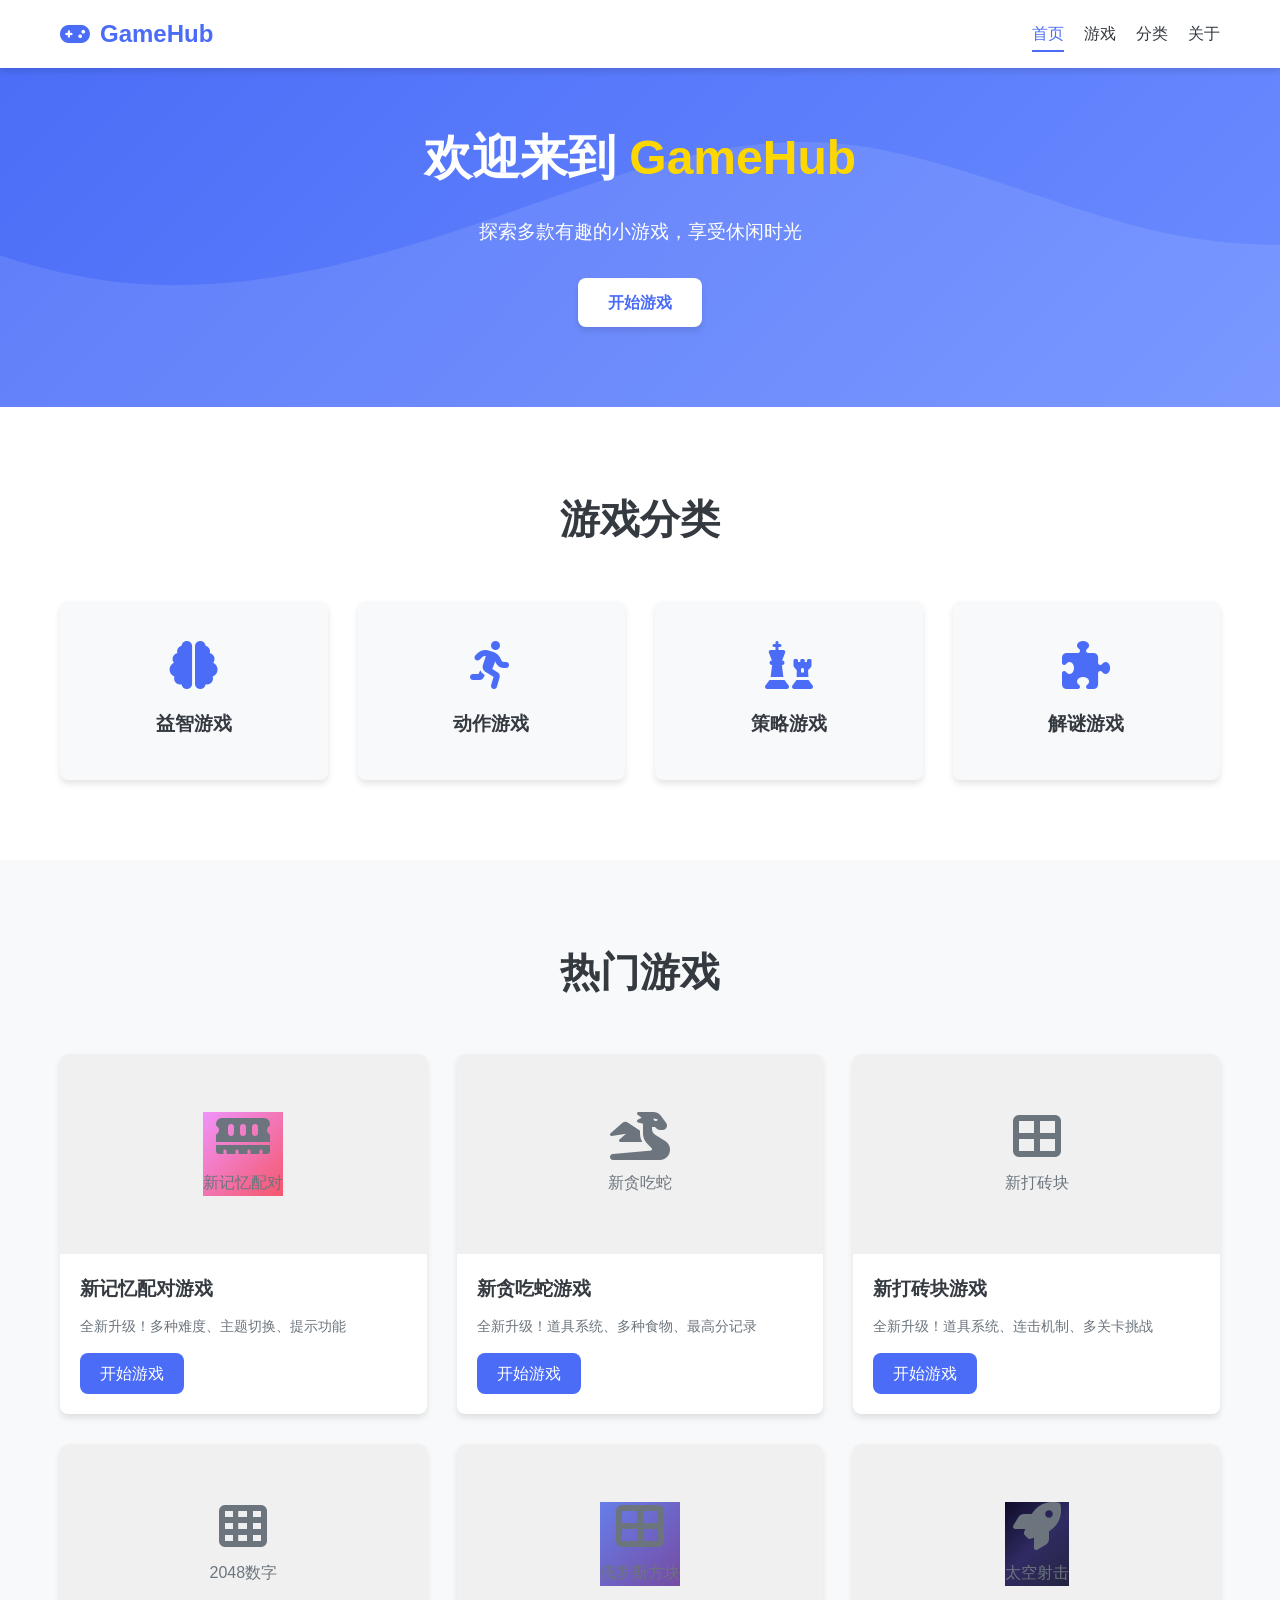
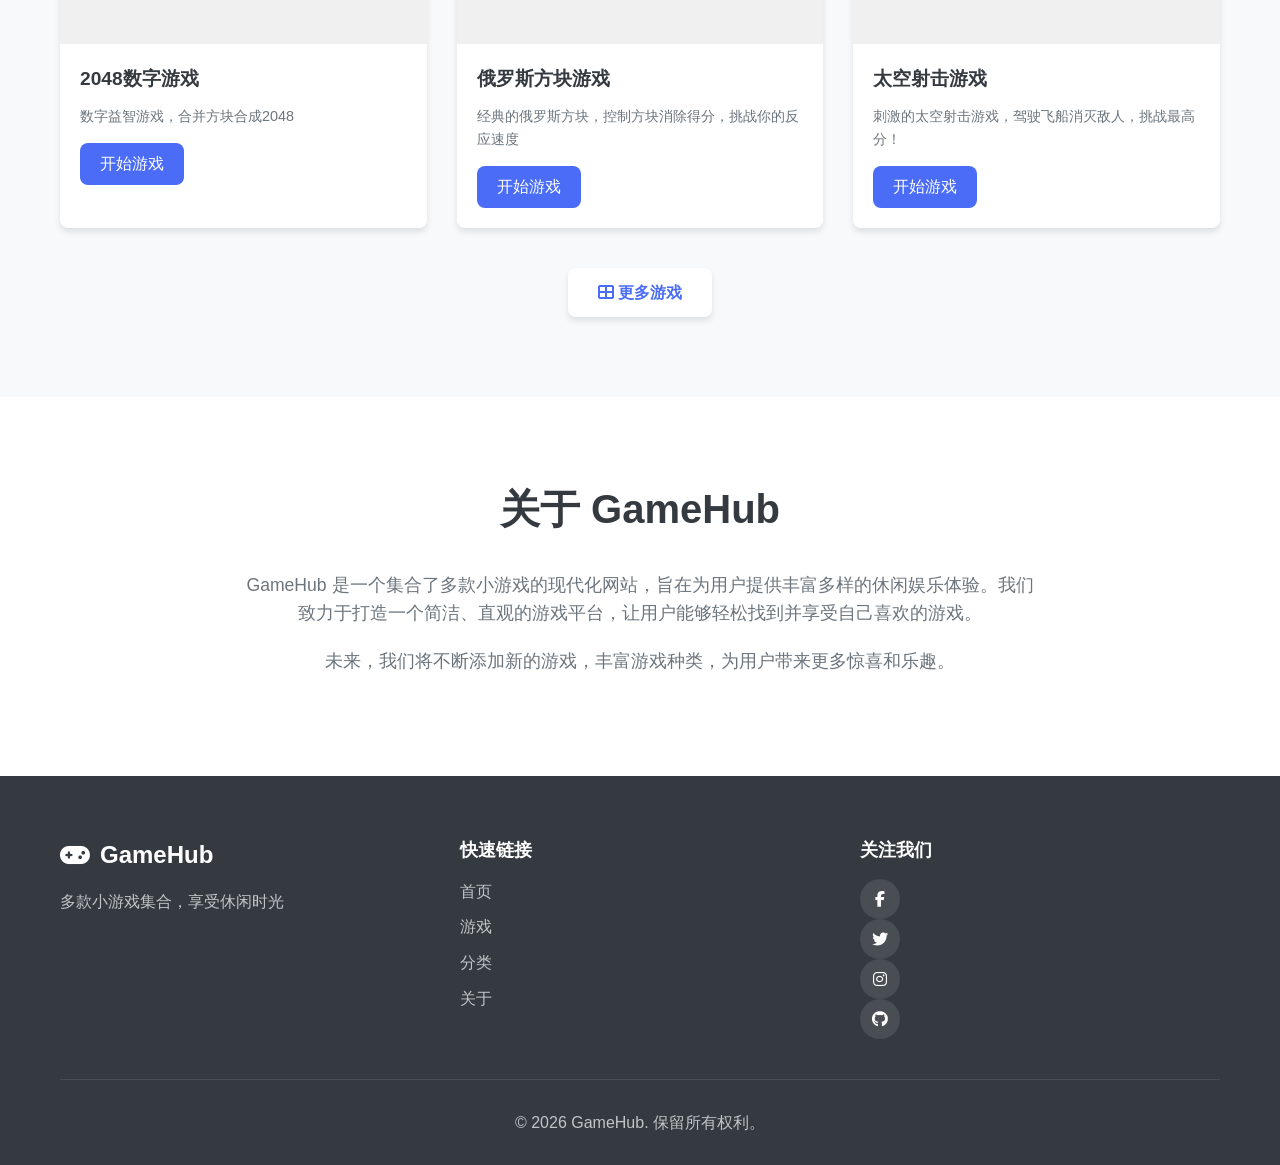
<file: index.html>
<!DOCTYPE html>
<html lang="zh-CN">
<head>
    <meta charset="UTF-8">
    <meta name="viewport" content="width=device-width, initial-scale=1.0">
    <title>GameHub - 多款小游戏集合</title>
    <meta name="description" content="GameHub是一个集合了多款小游戏的现代化网站，旨在为用户提供丰富多样的休闲娱乐体验。">
    <meta name="keywords" content="游戏,小游戏,休闲游戏,GameHub">
    <link rel="preload" href="css/style.css" as="style">
    <link rel="preload" href="js/script.js" as="script">
    <link rel="stylesheet" href="css/style.css">
    <link rel="stylesheet" href="https://cdnjs.cloudflare.com/ajax/libs/font-awesome/6.4.0/css/all.min.css">
</head>
<body>
    <!-- 导航栏 -->
    <header class="navbar">
        <div class="container">
            <div class="logo">
                <h1><i class="fas fa-gamepad"></i> GameHub</h1>
            </div>
            <nav class="nav-links">
                <a href="#home" class="active">首页</a>
                <a href="#games">游戏</a>
                <a href="#categories">分类</a>
                <a href="#about">关于</a>
            </nav>
            <div class="mobile-menu">
                <i class="fas fa-bars"></i>
            </div>
        </div>
    </header>

    <!-- 英雄区域 -->
    <section id="home" class="hero">
        <div class="container">
            <h2>欢迎来到 <span>GameHub</span></h2>
            <p>探索多款有趣的小游戏，享受休闲时光</p>
            <a href="#games" class="btn-primary">开始游戏</a>
        </div>
    </section>

    <!-- 游戏分类 -->
    <section id="categories" class="categories">
        <div class="container">
            <h2>游戏分类</h2>
            <div class="category-grid">
                <div class="category-card">
                    <i class="fas fa-brain"></i>
                    <h3>益智游戏</h3>
                </div>
                <div class="category-card">
                    <i class="fas fa-running"></i>
                    <h3>动作游戏</h3>
                </div>
                <div class="category-card">
                    <i class="fas fa-chess"></i>
                    <h3>策略游戏</h3>
                </div>
                <div class="category-card">
                    <i class="fas fa-puzzle-piece"></i>
                    <h3>解谜游戏</h3>
                </div>
            </div>
        </div>
    </section>

    <!-- 游戏展示 -->
    <section id="games" class="games">
        <div class="container">
            <h2>热门游戏</h2>
            <div class="game-grid">
                <!-- 游戏卡片 1 -->
                <div class="game-card">
                    <div class="game-image">
                        <div class="game-placeholder" style="background: linear-gradient(135deg, #f093fb 0%, #f5576c 100%);">
                            <i class="fas fa-memory"></i>
                            <p>新记忆配对</p>
                        </div>
                    </div>
                    <div class="game-info">
                        <h3>新记忆配对游戏</h3>
                        <p>全新升级！多种难度、主题切换、提示功能</p>
                        <a href="game.html?game=new-memory-match" class="btn-secondary">开始游戏</a>
                    </div>
                </div>
                
                <!-- 游戏卡片 2 -->
                <div class="game-card">
                    <div class="game-image">
                        <div class="game-placeholder">
                            <i class="fas fa-dragon"></i>
                            <p>新贪吃蛇</p>
                        </div>
                    </div>
                    <div class="game-info">
                        <h3>新贪吃蛇游戏</h3>
                        <p>全新升级！道具系统、多种食物、最高分记录</p>
                        <a href="game.html?game=snake-game" class="btn-secondary">开始游戏</a>
                    </div>
                </div>
                
                <!-- 游戏卡片 3 -->
                <div class="game-card">
                    <div class="game-image">
                        <div class="game-placeholder">
                            <i class="fas fa-th-large"></i>
                            <p>新打砖块</p>
                        </div>
                    </div>
                    <div class="game-info">
                        <h3>新打砖块游戏</h3>
                        <p>全新升级！道具系统、连击机制、多关卡挑战</p>
                        <a href="game.html?game=breakout-game" class="btn-secondary">开始游戏</a>
                    </div>
                </div>
                
                <!-- 游戏卡片 4 -->
                <div class="game-card">
                    <div class="game-image">
                        <div class="game-placeholder">
                            <i class="fas fa-th"></i>
                            <p>2048数字</p>
                        </div>
                    </div>
                    <div class="game-info">
                        <h3>2048数字游戏</h3>
                        <p>数字益智游戏，合并方块合成2048</p>
                        <a href="game.html?game=2048-game" class="btn-secondary">开始游戏</a>
                    </div>
                </div>
                
                <!-- 游戏卡片 5 -->
                <div class="game-card">
                    <div class="game-image">
                        <div class="game-placeholder" style="background: linear-gradient(135deg, #667eea 0%, #764ba2 100%);">
                            <i class="fas fa-th-large"></i>
                            <p>俄罗斯方块</p>
                        </div>
                    </div>
                    <div class="game-info">
                        <h3>俄罗斯方块游戏</h3>
                        <p>经典的俄罗斯方块，控制方块消除得分，挑战你的反应速度</p>
                        <a href="game.html?game=tetris-game" class="btn-secondary">开始游戏</a>
                    </div>
                </div>
                
                <!-- 游戏卡片 6 -->
                <div class="game-card">
                    <div class="game-image">
                        <div class="game-placeholder" style="background: linear-gradient(135deg, #0f0c29 0%, #302b63 50%, #24243e 100%);">
                            <i class="fas fa-rocket"></i>
                            <p>太空射击</p>
                        </div>
                    </div>
                    <div class="game-info">
                        <h3>太空射击游戏</h3>
                        <p>刺激的太空射击游戏，驾驶飞船消灭敌人，挑战最高分！</p>
                        <a href="game.html?game=space-shooter" class="btn-secondary">开始游戏</a>
                    </div>
                </div>
            </div>
            <div class="more-games-container" style="text-align: center; margin-top: 40px;">
                <a href="games.html" class="btn-primary">
                    <i class="fas fa-th-large"></i> 更多游戏
                </a>
            </div>
        </div>
    </section>

    <!-- 关于部分 -->
    <section id="about" class="about">
        <div class="container">
            <h2>关于 GameHub</h2>
            <p>GameHub 是一个集合了多款小游戏的现代化网站，旨在为用户提供丰富多样的休闲娱乐体验。我们致力于打造一个简洁、直观的游戏平台，让用户能够轻松找到并享受自己喜欢的游戏。</p>
            <p>未来，我们将不断添加新的游戏，丰富游戏种类，为用户带来更多惊喜和乐趣。</p>
        </div>
    </section>

    <!-- 页脚 -->
    <footer class="footer">
        <div class="container">
            <div class="footer-content">
                <div class="footer-info">
                    <h3><i class="fas fa-gamepad"></i> GameHub</h3>
                    <p>多款小游戏集合，享受休闲时光</p>
                </div>
                <div class="footer-links">
                    <h4>快速链接</h4>
                    <a href="#home">首页</a>
                    <a href="#games">游戏</a>
                    <a href="#categories">分类</a>
                    <a href="#about">关于</a>
                </div>
                <div class="footer-social">
                    <h4>关注我们</h4>
                    <a href="#"><i class="fab fa-facebook-f"></i></a>
                    <a href="#"><i class="fab fa-twitter"></i></a>
                    <a href="#"><i class="fab fa-instagram"></i></a>
                    <a href="#"><i class="fab fa-github"></i></a>
                </div>
            </div>
            <div class="footer-bottom">
                <p>&copy; 2026 GameHub. 保留所有权利。</p>
            </div>
        </div>
    </footer>

    <script src="js/script.js"></script>
</body>
</html>
</file>
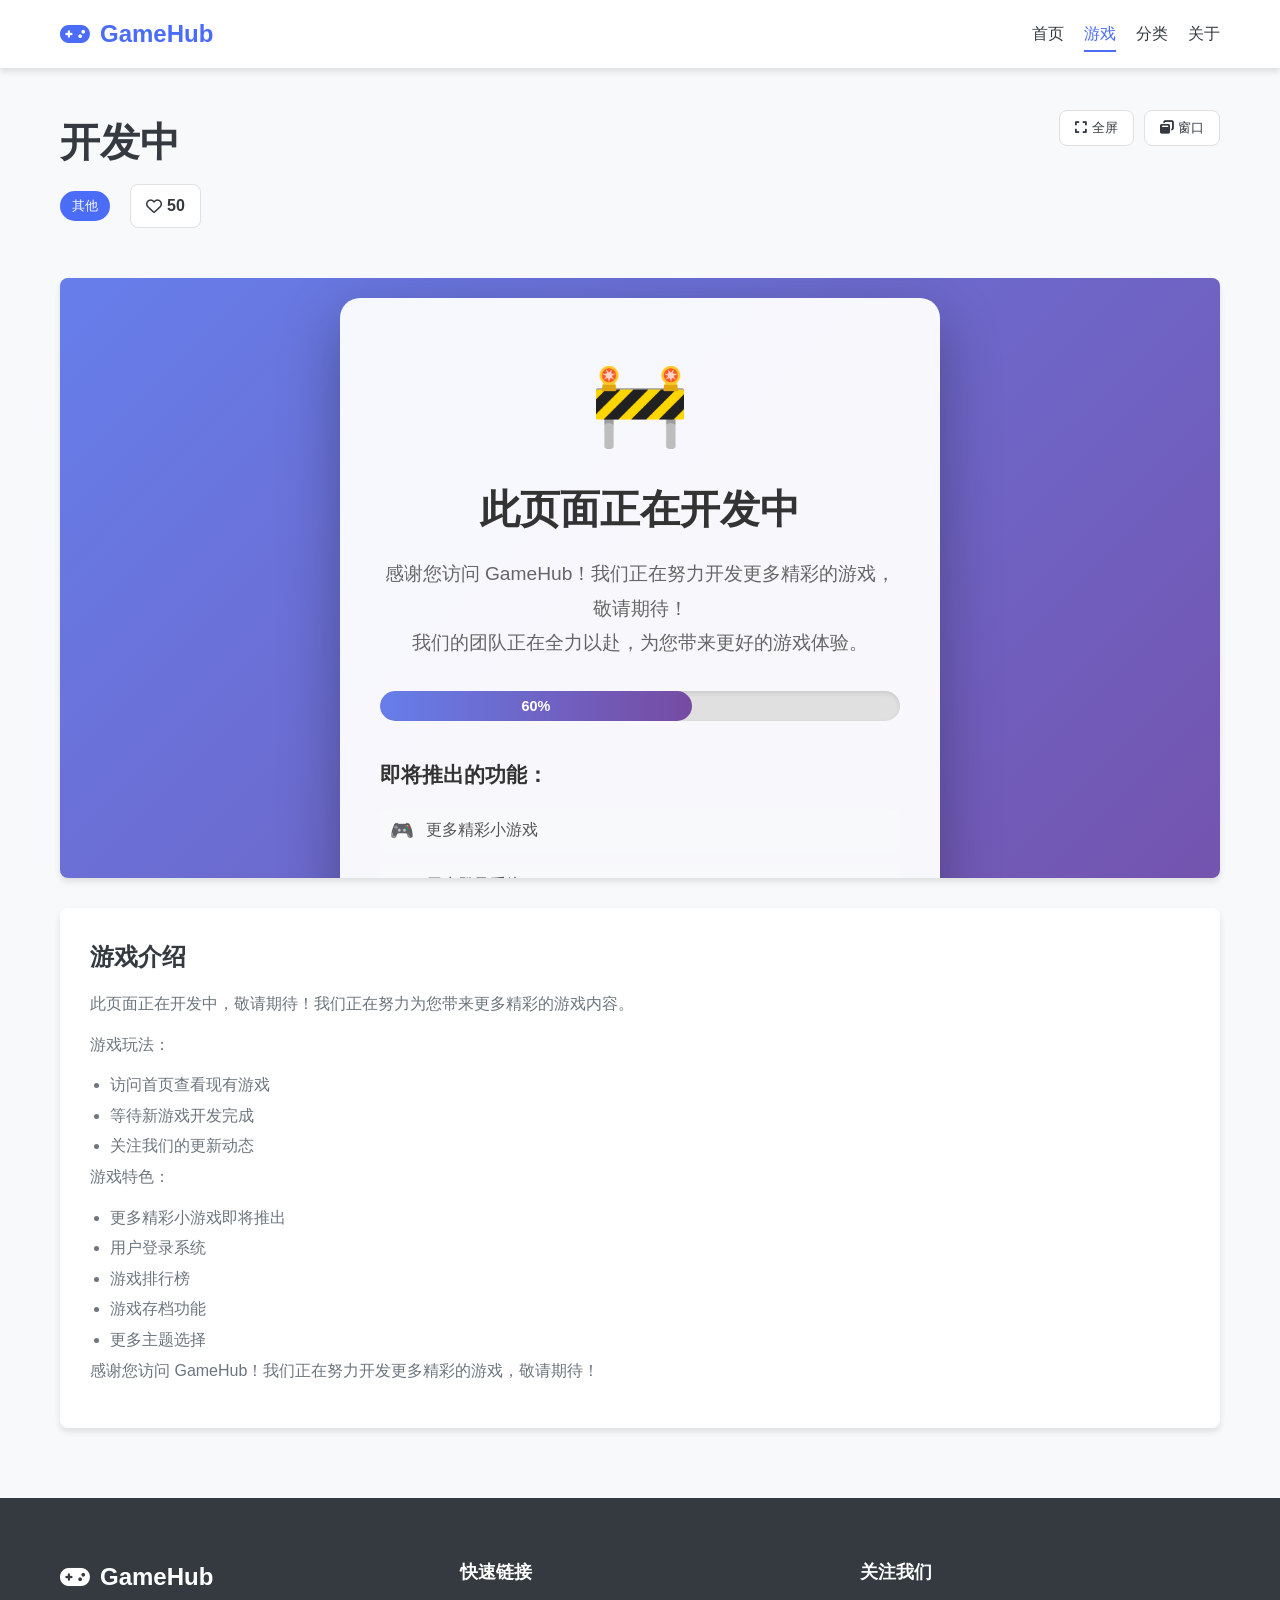
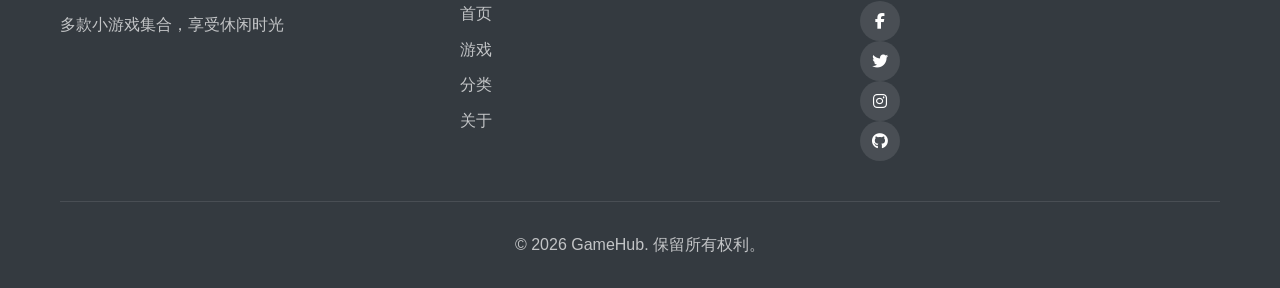
<file: game.html>
<!DOCTYPE html>
<html lang="zh-CN">
<head>
    <meta charset="UTF-8">
    <meta name="viewport" content="width=device-width, initial-scale=1.0">
    <title>游戏页面 - GameHub</title>
    <meta name="description" content="GameHub游戏页面">
    <link rel="preload" href="css/style.css" as="style">
    <link rel="preload" href="js/script.js" as="script">
    <link rel="stylesheet" href="css/style.css">
    <link rel="stylesheet" href="https://cdnjs.cloudflare.com/ajax/libs/font-awesome/6.4.0/css/all.min.css">
    <style>
        /* 游戏页面特有样式 */
        .game-page {
            padding-top: 70px;
            min-height: 100vh;
            background-color: var(--background-color);
        }
        
        .game-container {
            max-width: 1200px;
            margin: 0 auto;
            padding: 40px 20px;
        }
        
        .game-header {
            display: flex;
            justify-content: space-between;
            align-items: flex-start;
            margin-bottom: 30px;
            flex-wrap: wrap;
            gap: 20px;
        }
        
        .game-title-section {
            flex: 1;
            min-width: 300px;
        }
        
        .game-title {
            font-size: 2.5rem;
            font-weight: 700;
            color: var(--text-primary);
            margin-bottom: 10px;
        }
        
        .game-meta {
            display: flex;
            align-items: center;
            gap: 20px;
            margin-bottom: 20px;
            flex-wrap: wrap;
        }
        
        .game-category {
            display: flex;
            gap: 10px;
            flex-wrap: wrap;
        }
        
        .category-tag {
            background-color: var(--primary-color);
            color: white;
            padding: 5px 12px;
            border-radius: 20px;
            font-size: 0.8rem;
            font-weight: 500;
        }
        
        .game-stats {
            display: flex;
            align-items: center;
            gap: 20px;
        }
        
        .like-button {
            display: flex;
            align-items: center;
            gap: 5px;
            background-color: var(--card-background);
            border: 1px solid #e0e0e0;
            padding: 8px 15px;
            border-radius: var(--border-radius);
            cursor: pointer;
            transition: var(--transition);
        }
        
        .like-button:hover {
            background-color: rgba(74, 108, 247, 0.1);
            transform: translateY(-2px);
        }
        
        .like-button.liked {
            color: var(--accent-color);
        }
        
        .like-count {
            font-weight: 600;
        }
        
        .game-controls {
            display: flex;
            gap: 10px;
            flex-wrap: wrap;
        }
        
        .control-button {
            display: flex;
            align-items: center;
            gap: 5px;
            background-color: var(--card-background);
            border: 1px solid #e0e0e0;
            padding: 8px 15px;
            border-radius: var(--border-radius);
            cursor: pointer;
            transition: var(--transition);
            color: var(--text-primary);
        }
        
        .control-button:hover {
            background-color: rgba(74, 108, 247, 0.1);
            transform: translateY(-2px);
        }
        
        /* 游戏窗口区域 - 独立容器 */
        .game-window {
            background-color: var(--card-background);
            border-radius: var(--border-radius);
            box-shadow: var(--box-shadow);
            overflow: hidden;
            margin-bottom: 30px;
            position: relative;
        }
        
        .game-iframe-container {
            width: 100%;
            height: 600px;
            background-color: #f0f0f0;
            display: flex;
            align-items: center;
            justify-content: center;
            position: relative;
        }
        
        .game-placeholder {
            text-align: center;
            color: var(--text-secondary);
        }
        
        .game-placeholder i {
            font-size: 4rem;
            margin-bottom: 20px;
            color: var(--primary-color);
        }
        
        .game-placeholder h3 {
            font-size: 1.5rem;
            margin-bottom: 10px;
        }
        
        /* 游戏介绍区域 - 独立容器 */
        .game-info-section {
            background-color: var(--card-background);
            border-radius: var(--border-radius);
            box-shadow: var(--box-shadow);
            padding: 30px;
            margin-bottom: 30px;
        }
        
        .game-info-section h3 {
            font-size: 1.5rem;
            margin-bottom: 15px;
            color: var(--text-primary);
        }
        
        .game-info-section p {
            color: var(--text-secondary);
            line-height: 1.6;
            margin-bottom: 15px;
        }
        
        .game-info-section ul {
            margin-top: 10px;
            margin-left: 20px;
            color: var(--text-secondary);
        }
        
        .game-info-section li {
            margin-bottom: 5px;
        }
        
        /* 窗口模式样式 - 只影响游戏窗口 */
        .windowed-mode {
            max-width: 800px;
            margin: 0 auto 30px;
            box-shadow: 0 10px 30px rgba(0, 0, 0, 0.2);
        }
        
        .windowed-mode .game-iframe-container {
            height: 500px;
        }
        
        /* 全屏模式样式 */
        .game-window:fullscreen {
            background-color: var(--card-background);
            display: flex;
            align-items: center;
            justify-content: center;
        }
        
        .game-window:fullscreen .game-iframe-container {
            height: 100vh;
        }
        
        /* 响应式设计 */
        @media (max-width: 768px) {
            .game-header {
                flex-direction: column;
                align-items: flex-start;
            }
            
            .game-title {
                font-size: 2rem;
            }
            
            .game-meta {
                flex-direction: column;
                align-items: flex-start;
                gap: 10px;
            }
            
            .game-iframe-container {
                height: 400px;
            }
            
            .windowed-mode .game-iframe-container {
                height: 350px;
            }
        }
        
        @media (max-width: 480px) {
            .game-title {
                font-size: 1.8rem;
            }
            
            .game-iframe-container {
                height: 300px;
            }
            
            .windowed-mode .game-iframe-container {
                height: 250px;
            }
            
            .game-info-section {
                padding: 20px;
            }
        }
    </style>
</head>
<body>
    <!-- 导航栏 -->
    <header class="navbar">
        <div class="container">
            <div class="logo">
                <h1><i class="fas fa-gamepad"></i> GameHub</h1>
            </div>
            <nav class="nav-links">
                <a href="index.html">首页</a>
                <a href="index.html#games" class="active">游戏</a>
                <a href="index.html#categories">分类</a>
                <a href="index.html#about">关于</a>
            </nav>
            <div class="mobile-menu">
                <i class="fas fa-bars"></i>
            </div>
        </div>
    </header>

    <!-- 游戏页面 -->
    <section class="game-page">
        <div class="game-container">
            <!-- 游戏标题和控制区 -->
            <div class="game-header">
                <div class="game-title-section">
                    <h1 class="game-title">贪吃蛇游戏</h1>
                    <div class="game-meta">
                        <div class="game-category">
                            <span class="category-tag">休闲游戏</span>
                            <span class="category-tag">经典</span>
                            <span class="category-tag">动作</span>
                        </div>
                        <div class="game-stats">
                            <div class="like-button" id="likeButton">
                                <i class="far fa-heart"></i>
                                <span class="like-count" id="likeCount">156</span>
                            </div>
                        </div>
                    </div>
                </div>
                <div class="game-controls">
                    <button class="control-button" id="fullscreenButton">
                        <i class="fas fa-expand"></i>
                        <span>全屏</span>
                    </button>
                    <button class="control-button" id="windowButton">
                        <i class="fas fa-window-restore"></i>
                        <span>窗口</span>
                    </button>
                </div>
            </div>

            <!-- 游戏窗口区域 - 独立容器 -->
            <div class="game-window" id="gameWindow">
                <div class="game-iframe-container">
                    <iframe id="gameIframe" src="" width="100%" height="100%" frameborder="0" allowfullscreen></iframe>
                </div>
            </div>

            <!-- 游戏介绍区域 - 独立容器 -->
            <div class="game-info-section">
                <h3>游戏介绍</h3>
                <p>贪吃蛇游戏是一款经典的休闲动作游戏，玩家控制一条蛇在屏幕上移动，通过吃食物来增长身体并获得分数。游戏操作简单，但要获得高分需要良好的反应能力和策略。</p>
                <p>游戏玩法：</p>
                <ul>
                    <li>使用方向键或屏幕上的方向按钮控制蛇的移动方向</li>
                    <li>蛇会自动向前移动，你只需要控制方向</li>
                    <li>吃到红色食物后，蛇的身体会变长，同时获得分数</li>
                    <li>当蛇头撞到边界或自身时，游戏结束</li>
                    <li>随着等级的提升，游戏速度会逐渐加快</li>
                </ul>
                <p>游戏特色：</p>
                <ul>
                    <li>经典的贪吃蛇玩法，怀旧又有趣</li>
                    <li>实时计分系统，记录你的最高分数</li>
                    <li>等级提升机制，增加游戏挑战性</li>
                    <li>响应式设计，适配电脑和移动设备</li>
                    <li>移动设备上提供触摸控制按钮</li>
                    <li>空格键可以快速暂停/继续游戏</li>
                </ul>
                <p>通过玩这款游戏，你可以锻炼反应能力和手眼协调能力，同时享受游戏带来的乐趣。挑战自己，看看你能让蛇长到多长，获得多少分数吧！</p>
            </div>
        </div>
    </section>

    <!-- 页脚 -->
    <footer class="footer">
        <div class="container">
            <div class="footer-content">
                <div class="footer-info">
                    <h3><i class="fas fa-gamepad"></i> GameHub</h3>
                    <p>多款小游戏集合，享受休闲时光</p>
                </div>
                <div class="footer-links">
                    <h4>快速链接</h4>
                    <a href="index.html">首页</a>
                    <a href="index.html#games">游戏</a>
                    <a href="index.html#categories">分类</a>
                    <a href="index.html#about">关于</a>
                </div>
                <div class="footer-social">
                    <h4>关注我们</h4>
                    <a href="#"><i class="fab fa-facebook-f"></i></a>
                    <a href="#"><i class="fab fa-twitter"></i></a>
                    <a href="#"><i class="fab fa-instagram"></i></a>
                    <a href="#"><i class="fab fa-github"></i></a>
                </div>
            </div>
            <div class="footer-bottom">
                <p>&copy; 2026 GameHub. 保留所有权利。</p>
            </div>
        </div>
    </footer>

    <script src="js/script.js"></script>
    <script>
        // 游戏页面特有脚本
        document.addEventListener('DOMContentLoaded', function() {
            // 游戏数据
            const games = {
                'under-development': {
                    title: '开发中',
                    src: 'games/under-development.html',
                    categories: ['其他'],
                    likeCount: 50,
                    description: {
                        intro: '此页面正在开发中，敬请期待！我们正在努力为您带来更多精彩的游戏内容。',
                        gameplay: [
                            '访问首页查看现有游戏',
                            '等待新游戏开发完成',
                            '关注我们的更新动态'
                        ],
                        features: [
                            '更多精彩小游戏即将推出',
                            '用户登录系统',
                            '游戏排行榜',
                            '游戏存档功能',
                            '更多主题选择'
                        ],
                        conclusion: '感谢您访问 GameHub！我们正在努力开发更多精彩的游戏，敬请期待！'
                    }
                },
                'new-memory-match': {
                    title: '新记忆配对游戏',
                    src: 'games/new-memory-match.html',
                    categories: ['益智游戏', '休闲', '记忆'],
                    likeCount: 145,
                    description: {
                        intro: '全新升级的记忆配对游戏！这款经典益智游戏经过全面改进，添加了多种难度选择、主题切换、提示功能、最高分记录等。考验玩家的记忆力和专注力，带来更加丰富有趣的游戏体验。',
                        gameplay: [
                            '点击卡片翻转，寻找配对的相同符号',
                            '每次可以翻转两张卡片',
                            '如果两张卡片符号相同，则匹配成功并保持翻开状态',
                            '如果两张卡片符号不同，则会自动翻回',
                            '选择不同的难度：简单(4x3)、中等(4x4)、困难(6x4)',
                            '切换不同的主题：动物、食物、运动、国旗',
                            '使用提示功能可以高亮显示可配对的卡片',
                            '在最短的时间内用最少的步数完成所有配对'
                        ],
                        features: [
                            '全新升级的记忆配对玩法，更加丰富有趣',
                            '多种难度选择，适合不同水平的玩家',
                            '四种主题切换（动物、食物、运动、国旗）',
                            '精美的卡片设计，使用可爱的表情符号',
                            '实时计分系统，根据步数和时间计算得分',
                            '最高分记录功能，按难度和主题分别保存',
                            '提示功能，高亮显示可配对的卡片',
                            '流畅的翻转动画和匹配效果',
                            '响应式设计，完美适配电脑和移动设备',
                            '精美的渐变背景和卡片设计'
                        ],
                        conclusion: '通过玩这款全新的记忆配对游戏，你可以锻炼记忆力，提高专注力，同时享受游戏带来的乐趣。选择不同的难度和主题，挑战自己，看看你能在多短的时间内完成所有配对吧！'
                    }
                },
                'snake-game': {
                    title: '新贪吃蛇游戏',
                    src: 'games/snake-game.html',
                    categories: ['休闲游戏', '经典', '动作', '街机'],
                    likeCount: 185,
                    description: {
                        intro: '全新升级的贪吃蛇游戏！这款经典游戏经过全面改进，添加了丰富的道具系统、多种食物类型、粒子特效、最高分记录等功能。玩家控制蛇在屏幕上移动，通过吃各种食物来增长身体并获得分数，体验更加刺激有趣的游戏过程。',
                        gameplay: [
                            '使用方向键、WASD或触摸按钮控制蛇的移动方向',
                            '蛇会自动向前移动，你只需要控制方向',
                            '吃到不同类型的食物获得不同的分数和效果',
                            '🍎普通食物：+10分，正常增长',
                            '⭐金色食物：+30分，大量增长',
                            '⚡加速食物：+15分，蛇移动速度加快',
                            '🐌减速食物：+15分，蛇移动速度减慢',
                            '🛡️护盾食物：+20分，获得一次免死护盾',
                            '👻幽灵食物：+25分，穿墙模式，无视边界',
                            '当蛇头撞到边界或自身时（无护盾时），游戏结束',
                            '随着等级的提升，游戏难度会逐渐增加'
                        ],
                        features: [
                            '全新升级的贪吃蛇玩法，更加刺激有趣',
                            '丰富的道具系统：加速、减速、护盾、穿墙',
                            '多种食物类型，每种都有独特的效果和分数',
                            '最高分记录功能，保存在本地存储中',
                            '等级提升机制，难度递增挑战你的技能',
                            '绚丽的粒子爆炸特效',
                            '可爱的蛇头眼睛动画',
                            '食物脉动动画效果',
                            '实时计分、等级、最高分和蛇长显示',
                            '支持键盘（方向键、WASD）、触摸和鼠标操作',
                            '响应式设计，完美适配电脑和移动设备',
                            '空格键快速开始/暂停，ESC键暂停游戏'
                        ],
                        conclusion: '通过玩这款全新的贪吃蛇游戏，你可以锻炼反应能力和手眼协调能力，同时享受经典游戏带来的全新乐趣。收集各种神奇道具，挑战更高的分数，创造你的最高分记录！看看你能让蛇长到多长，获得多少分数吧！'
                    }
                },
                'breakout-game': {
                    title: '新打砖块游戏',
                    src: 'games/breakout-game.html',
                    categories: ['休闲游戏', '经典', '动作', '街机'],
                    likeCount: 168,
                    description: {
                        intro: '全新升级的打砖块游戏！这款经典街机游戏经过全面改进，添加了丰富的道具系统、多关卡挑战、连击机制和绚丽的粒子特效。玩家控制挡板将球弹起，击打并消除屏幕上的彩色砖块，体验更加刺激有趣的游戏过程。',
                        gameplay: [
                            '使用左右方向键、鼠标或触摸按钮控制挡板移动',
                            '将球弹起击打砖块，不同位置的砖块分值不同',
                            '部分砖块需要击打多次才能摧毁',
                            '收集掉落的道具：宽挡板、多球、慢球、额外生命',
                            '球掉到底部会失去一条生命，生命耗尽游戏结束',
                            '消除所有砖块即可进入下一关，难度会逐渐增加',
                            '快速连续击中砖块可获得连击加分'
                        ],
                        features: [
                            '全新升级的打砖块玩法，更加刺激有趣',
                            '丰富的道具系统：宽挡板、多球、慢球、额外生命',
                            '多关卡挑战系统，难度递增',
                            '连击机制，连续击中获得额外加分',
                            '需要多次击打的强化砖块',
                            '绚丽的粒子爆炸特效',
                            '渐变色彩设计，视觉效果更加出色',
                            '实时计分、生命、关卡和连击显示',
                            '响应式设计，完美适配电脑和移动设备',
                            '空格键快速开始，ESC键暂停游戏'
                        ],
                        conclusion: '通过玩这款全新的打砖块游戏，你可以锻炼手眼协调能力和反应速度，同时享受经典游戏带来的全新乐趣。收集各种神奇道具，挑战更高的关卡，创造连击记录！看看你能通过多少关，获得多少分数吧！'
                    }
                },
                '2048-game': {
                    title: '2048数字游戏',
                    src: 'games/2048-game.html',
                    categories: ['益智游戏', '休闲', '数字', '策略'],
                    likeCount: 192,
                    description: {
                        intro: '2048是一款风靡全球的数字益智游戏！玩家通过滑动屏幕，让相同数字的方块合并，最终合成2048。游戏规则简单但充满策略性，需要玩家精心规划每一步移动，挑战你的数学思维和逻辑能力。',
                        gameplay: [
                            '使用方向键或滑动屏幕控制方块移动方向（上、下、左、右）',
                            '所有方块会向你选择的方向移动',
                            '相同数字的方块相撞时会合并成一个，数字翻倍',
                            '每次移动后会随机在空白处生成一个新的2或4方块',
                            '合并方块可以获得分数，合并的数字越大得分越高',
                            '当无法再移动任何方块时，游戏结束',
                            '目标是合成2048方块，但你可以继续挑战更高的数字'
                        ],
                        features: [
                            '经典的2048玩法，简单易懂但充满挑战性',
                            '精美的界面设计，不同数字有不同的配色',
                            '最高分记录功能，自动保存在本地存储中',
                            '最高方块显示，记录你合成的最大数字',
                            '移动次数统计，让你了解游戏进度',
                            '撤销功能，可以撤销最多10步操作',
                            '自动演示功能，观看AI自动玩游戏',
                            '流畅的动画效果，方块合并有弹出动画',
                            '支持键盘、鼠标、触摸和滑动操作',
                            '响应式设计，完美适配电脑和移动设备',
                            '游戏结束时显示详细的统计信息',
                            '合成2048时会有特殊的胜利提示'
                        ],
                        conclusion: '2048是一款令人上瘾的数字益智游戏，通过不断合成更大的数字，你可以锻炼逻辑思维和策略规划能力。游戏的节奏可以完全由你掌控，既可以快速娱乐，也可以仔细思考每一步。挑战自己，看看你能合成多大的数字，获得多高的分数吧！'
                    }
                },
                'tetris-game': {
                    title: '俄罗斯方块游戏',
                    src: 'games/tetris-game.html',
                    categories: ['休闲游戏', '经典', '街机', '益智'],
                    likeCount: 178,
                    description: {
                        intro: '俄罗斯方块是一款经典不衰的益智游戏！玩家控制不断下落的方块，通过旋转、移动和摆放，将方块填满整行来消除得分。游戏节奏逐渐加快，需要玩家快速反应和良好的空间思维能力，是一款永不过时的经典游戏。',
                        gameplay: [
                            '使用方向键控制方块移动（左右移动、旋转、加速下落）',
                            '上方向键或旋转按钮：旋转当前方块',
                            '左右方向键：左右移动方块',
                            '下方向键：加速下落',
                            '空格键：快速下落到底部',
                            '方块填满整行时会自动消除并得分',
                            '一次消除多行可以获得更高的分数',
                            '每消除10行就会升级，游戏速度会加快',
                            '当方块堆到顶部时，游戏结束'
                        ],
                        features: [
                            '经典的俄罗斯方块玩法，永不过时',
                            '7种不同形状的方块，每种有独特的颜色',
                            '下一个方块预览功能',
                            '幽灵方块提示，显示方块落位位置',
                            '实时计分、等级、消除行数显示',
                            '最高分记录功能，保存在本地存储',
                            '等级提升机制，难度递增',
                            '精美的方块渲染，带渐变和高光效果',
                            '网格背景，便于对齐方块',
                            '支持键盘（方向键、空格）、触摸和鼠标操作',
                            '移动端提供完整的触摸控制按钮',
                            '响应式设计，完美适配电脑和移动设备',
                            'ESC键暂停游戏，空格键快速开始'
                        ],
                        conclusion: '俄罗斯方块是一款经典的益智游戏，通过玩这款游戏，你可以锻炼空间思维能力、反应速度和手眼协调能力。游戏节奏由慢到快，既适合休闲娱乐，也能挑战你的极限。看看你能达到多少等级，获得多少分数吧！'
                    }
                },
                'space-shooter': {
                    title: '太空射击游戏',
                    src: 'games/space-shooter.html',
                    categories: ['动作游戏', '射击', '街机', '太空'],
                    likeCount: 185,
                    description: {
                        intro: '太空射击游戏是一款刺激的动作射击游戏！玩家驾驶宇宙飞船，在浩瀚的宇宙中与外星敌人展开激烈战斗。消灭敌人获取分数，收集道具强化飞船，挑战更强的敌人，看看你能生存多久！',
                        gameplay: [
                            '使用方向键或WASD控制飞船移动方向',
                            '按空格键或射击按钮发射子弹',
                            '消灭敌人可以获得分数',
                            '收集道具可以获得治疗或快速射击',
                            '随着分数增加，敌人会越来越强',
                            '每1000分升级一次，难度递增',
                            'BOSS会在特定分数出现，非常强大',
                            '当飞船生命值耗尽时，游戏结束'
                        ],
                        features: [
                            '刺激的太空射击玩法，节奏紧凑',
                            '精美的太空背景，带有流动的星星效果',
                            '多种敌人类型，包括普通敌机和强大的BOSS',
                            '敌人会发射子弹，增加游戏难度',
                            '粒子特效系统，爆炸和受伤效果华丽',
                            '生命条显示，直观了解飞船状态',
                            '治疗道具可以恢复生命值',
                            '快速射击道具可以提升射速5秒',
                            '实时计分、等级、生命和最高分显示',
                            '最高分记录功能，使用localStorage保存',
                            '无敌时间，受伤后2秒内免受伤害',
                            '支持键盘（方向键/WASD/空格）、触摸和鼠标操作',
                            '移动端提供完整的触摸控制按钮',
                            '响应式设计，完美适配电脑和移动设备',
                            'ESC键暂停游戏，空格键快速开始'
                        ],
                        conclusion: '太空射击游戏是一款经典的街机射击游戏，通过玩这款游戏，你可以锻炼反应速度和手眼协调能力。游戏节奏由慢到快，敌人种类不断增多，挑战你的操作极限。收集道具强化自己，消灭BOSS，看看你能获得多少分数吧！'
                    }
                },
                'link-game': {
                    title: '连连看游戏',
                    src: 'games/link-game.html',
                    categories: ['益智游戏', '休闲', '连线', '策略'],
                    likeCount: 172,
                    description: {
                        intro: '连连看游戏是一款经典的益智连线游戏！玩家需要找到两个相同的图案，通过不超过两次转折的路径将它们连接起来并消除。考验你的观察力和策略思维，看看你能在多短时间内完成所有配对！',
                        gameplay: [
                            '点击选择第一个图案方块',
                            '再点击选择第二个相同图案的方块',
                            '两个方块之间需要有不超过两次转折的路径才能消除',
                            '消除成功后获得得分',
                            '使用提示功能可以高亮显示可配对的方块',
                            '使用重排功能可以重新打乱剩余方块',
                            '当没有可连接的配对时会提示使用重排',
                            '消除所有方块即可通关'
                        ],
                        features: [
                            '经典的连连看玩法，考验观察力和策略',
                            '三种难度选择：简单(6x6)、中等(8x8)、困难(10x10)',
                            '精美水果主题的图案设计',
                            '路径连线动画，显示连接轨迹',
                            '提示功能，高亮显示可配对的方块（3次机会）',
                            '重排功能，重新打乱剩余方块',
                            '实时显示得分、剩余对数和提示次数',
                            '最高分记录功能，按难度分别保存',
                            '配对消除动画效果',
                            '选中状态高亮显示',
                            '响应式设计，完美适配电脑和移动设备',
                            '完全支持触摸操作'
                        ],
                        conclusion: '连连看游戏是一款经典的益智游戏，通过玩这款游戏，你可以锻炼观察力、反应速度和策略思维能力。游戏规则简单但充满挑战性，需要仔细观察棋盘并规划连接路径。挑战不同的难度，创造高分记录吧！'
                    }
                },
                'minesweeper': {
                    title: '扫雷游戏',
                    src: 'games/minesweeper.html',
                    categories: ['益智游戏', '休闲', '策略', '经典'],
                    likeCount: 195,
                    description: {
                        intro: '扫雷游戏是一款经典的益智策略游戏！玩家需要在不踩到地雷的情况下，揭开所有安全格子。根据格子上的数字判断周围地雷的数量，用旗子标记可疑的地雷，考验你的逻辑推理和运气！',
                        gameplay: [
                            '左键点击格子：揭开格子，查看是否有地雷',
                            '右键点击格子：插旗/取消插旗标记地雷位置',
                            '数字表示该格子周围8个格子中有几颗地雷',
                            '第一次点击永远不会是地雷，保证游戏公平性',
                            '如果揭开的格子数字为0，会自动揭开周围的格子',
                            '目标是揭开所有非地雷的格子即可获胜',
                            '如果踩到地雷则游戏结束',
                            '按难度分别记录最快完成时间'
                        ],
                        features: [
                            '经典的扫雷游戏玩法，考验逻辑推理能力',
                            '三种难度选择：简单(9x9, 10雷)、中等(16x16, 40雷)、困难(16x30, 99雷)',
                            '经典的Windows 95风格的扫雷界面设计',
                            '左键揭开格子，右键插旗标记地雷',
                            '数字根据周围地雷数显示不同颜色',
                            '第一次点击永远安全，保证游戏体验',
                            '自动展开功能，数字为0时自动揭开周围格子',
                            '实时显示剩余地雷数和游戏用时',
                            '按难度分别记录最高分（最短完成时间）',
                            '游戏结束时显示所有地雷位置和错误标记',
                            '胜利时保存并更新最高分记录',
                            '响应式设计，完美适配电脑和移动设备',
                            '移动端支持触摸操作',
                            '游戏说明面板，帮助新手快速上手'
                        ],
                        conclusion: '扫雷游戏是一款经典的益智策略游戏，通过玩这款游戏，你可以锻炼逻辑推理能力、判断力和细心程度。游戏规则简单但充满策略性，需要根据数字线索仔细推理地雷位置。挑战不同的难度，争取创造最短完成时间的记录吧！'
                    }
                },
                'sudoku': {
                    title: '数独游戏',
                    src: 'games/sudoku.html',
                    categories: ['益智游戏', '数独', '逻辑', '数字'],
                    likeCount: 210,
                    description: {
                        intro: '数独游戏是一款经典的数字益智游戏！玩家需要在9x9的格子中填入1-9的数字，使得每行、每列和每个3x3的小九宫格中的数字都不重复。考验你的逻辑推理能力，挑战不同难度！',
                        gameplay: [
                            '点击空白格子选择要填入的位置',
                            '点击下方数字按钮填入对应的数字',
                            '灰色数字是固定的，不能修改',
                            '蓝色数字是你填入的，可以修改',
                            '红色数字表示填入错误',
                            '点击删除按钮可以删除填入的数字',
                            '点击提示按钮可以自动填入一个正确数字',
                            '点击检查按钮可以检查当前填入的数字是否正确',
                            '当所有格子都填入正确数字时，游戏胜利'
                        ],
                        features: [
                            '经典的数独游戏玩法，考验逻辑推理能力',
                            '三种难度选择：简单、中等、困难',
                            '使用回溯算法随机生成完整的数独棋盘',
                            '根据难度随机挖去不同数量的格子',
                            '固定数字显示为灰色，不可修改',
                            '用户输入显示为蓝色，可修改',
                            '错误数字显示为红色，有错误提示',
                            '选中格子会高亮显示',
                            '相同数字会同时高亮，方便观察',
                            '数字键盘提供1-9和删除功能',
                            '提示功能，自动填入一个正确数字',
                            '检查功能，检查并标记错误数字',
                            '实时显示游戏用时、错误次数',
                            '按难度分别保存最短完成时间到 localStorage',
                            '清晰的游戏说明面板，帮助新手快速上手',
                            '精美的渐变背景和界面设计',
                            '3x3小九宫格用粗边框分隔，清晰美观',
                            '响应式设计，完美适配电脑和移动设备',
                            '移动端支持触摸操作'
                        ],
                        conclusion: '数独游戏是一款经典的数字益智游戏，通过玩这款游戏，你可以锻炼逻辑推理能力、专注力和耐心。游戏规则简单但充满挑战性，需要仔细观察和推理。挑战不同的难度，争取用最少的时间和最少的错误完成数独吧！'
                    }
                },
                'gomoku': {
                    title: '五子棋游戏',
                    src: 'games/gomoku.html',
                    categories: ['策略游戏', '棋类', '对战', '益智'],
                    likeCount: 225,
                    description: {
                        intro: '五子棋游戏是一款经典的策略棋类游戏！在15x15的棋盘上，黑白双方轮流落子，先将五颗棋子连成一线的一方获胜。考验你的策略思维和预判能力，来一场精彩的对弈吧！',
                        gameplay: [
                            '黑棋先行，黑白双方轮流在棋盘交叉点上落子',
                            '点击棋盘上的交叉点放置棋子',
                            '先将五颗棋子连成一线的一方获胜',
                            '连线可以是横向、纵向、斜向四个方向',
                            '棋盘下满仍无获胜则为平局',
                            '点击"重新开始"按钮可以重置游戏',
                            '点击"悔棋"按钮可以撤回上一步'
                        ],
                        features: [
                            '经典的五子棋游戏玩法，考验策略思维',
                            '15x15标准棋盘，木质棋盘设计',
                            '黑棋白棋轮流落子，公平对战',
                            '精美棋子，带阴影效果，立体逼真',
                            '实时显示当前回合和双方胜场数',
                            '胜负检测，自动判断五连珠',
                            '平局检测，棋盘下满自动判断',
                            '悔棋功能，可以撤回上一步',
                            '星位标记，棋盘五个关键点清晰可见',
                            '胜场计数，保存双方历史胜场数',
                            '胜场数据保存到 localStorage',
                            '游戏说明面板，详细介绍规则和技巧',
                            '精美的渐变背景和界面设计',
                            '响应式设计，完美适配电脑和移动设备',
                            '移动端支持触摸操作'
                        ],
                        conclusion: '五子棋游戏是一款经典的策略棋类游戏，通过玩这款游戏，你可以锻炼策略思维能力、预判能力和专注力。游戏规则简单但充满战略性，需要仔细布局和攻防兼顾。约上朋友来一场精彩的对弈，看看谁能先连成五子！'
                    }
                }
            };
            
            // 获取URL参数
            function getURLParam(name) {
                const urlParams = new URLSearchParams(window.location.search);
                return urlParams.get(name);
            }
            
            // 加载游戏
            function loadGame(gameId) {
                const game = games[gameId] || games['under-development']; // 默认加载开发中页面
                
                // 更新游戏标题
                document.querySelector('.game-title').textContent = game.title;
                
                // 更新分类标签
                const categoryContainer = document.querySelector('.game-category');
                categoryContainer.innerHTML = '';
                game.categories.forEach(category => {
                    const tag = document.createElement('span');
                    tag.className = 'category-tag';
                    tag.textContent = category;
                    categoryContainer.appendChild(tag);
                });
                
                // 更新点赞数
                document.getElementById('likeCount').textContent = game.likeCount;
                
                // 更新游戏介绍
                const infoSection = document.querySelector('.game-info-section');
                infoSection.innerHTML = `
                    <h3>游戏介绍</h3>
                    <p>${game.description.intro}</p>
                    <p>游戏玩法：</p>
                    <ul>
                        ${game.description.gameplay.map(item => `<li>${item}</li>`).join('')}
                    </ul>
                    <p>游戏特色：</p>
                    <ul>
                        ${game.description.features.map(item => `<li>${item}</li>`).join('')}
                    </ul>
                    <p>${game.description.conclusion}</p>
                `;
                
                // 更新游戏iframe
                document.getElementById('gameIframe').src = game.src;
            }
            
            // 加载默认游戏或根据URL参数加载游戏
            const gameId = getURLParam('game');
            loadGame(gameId);
            
            // 点赞功能
            const likeButton = document.getElementById('likeButton');
            const likeCount = document.getElementById('likeCount');
            let isLiked = false;
            let count = parseInt(likeCount.textContent);
            
            likeButton.addEventListener('click', function() {
                isLiked = !isLiked;
                if (isLiked) {
                    count++;
                    likeButton.classList.add('liked');
                    likeButton.querySelector('i').classList.remove('far');
                    likeButton.querySelector('i').classList.add('fas');
                } else {
                    count--;
                    likeButton.classList.remove('liked');
                    likeButton.querySelector('i').classList.remove('fas');
                    likeButton.querySelector('i').classList.add('far');
                }
                likeCount.textContent = count;
            });
            
            // 全屏功能 - 只全屏游戏窗口
            const fullscreenButton = document.getElementById('fullscreenButton');
            const gameWindow = document.getElementById('gameWindow');
            
            fullscreenButton.addEventListener('click', function() {
                if (!document.fullscreenElement) {
                    gameWindow.requestFullscreen().catch(err => {
                        console.error(`全屏错误: ${err.message}`);
                    });
                    fullscreenButton.innerHTML = '<i class="fas fa-compress"></i><span>退出全屏</span>';
                } else {
                    if (document.exitFullscreen) {
                        document.exitFullscreen();
                    }
                    fullscreenButton.innerHTML = '<i class="fas fa-expand"></i><span>全屏</span>';
                }
            });
            
            // 窗口模式功能
            const windowButton = document.getElementById('windowButton');
            let isWindowed = false;
            
            windowButton.addEventListener('click', function() {
                isWindowed = !isWindowed;
                if (isWindowed) {
                    gameWindow.classList.add('windowed-mode');
                    windowButton.innerHTML = '<i class="fas fa-expand-arrows-alt"></i><span>恢复</span>';
                } else {
                    gameWindow.classList.remove('windowed-mode');
                    windowButton.innerHTML = '<i class="fas fa-window-restore"></i><span>窗口</span>';
                }
            });
            
            // 监听全屏状态变化
            document.addEventListener('fullscreenchange', function() {
                if (!document.fullscreenElement) {
                    fullscreenButton.innerHTML = '<i class="fas fa-expand"></i><span>全屏</span>';
                }
            });
        });
    </script>
</body>
</html>
</file>
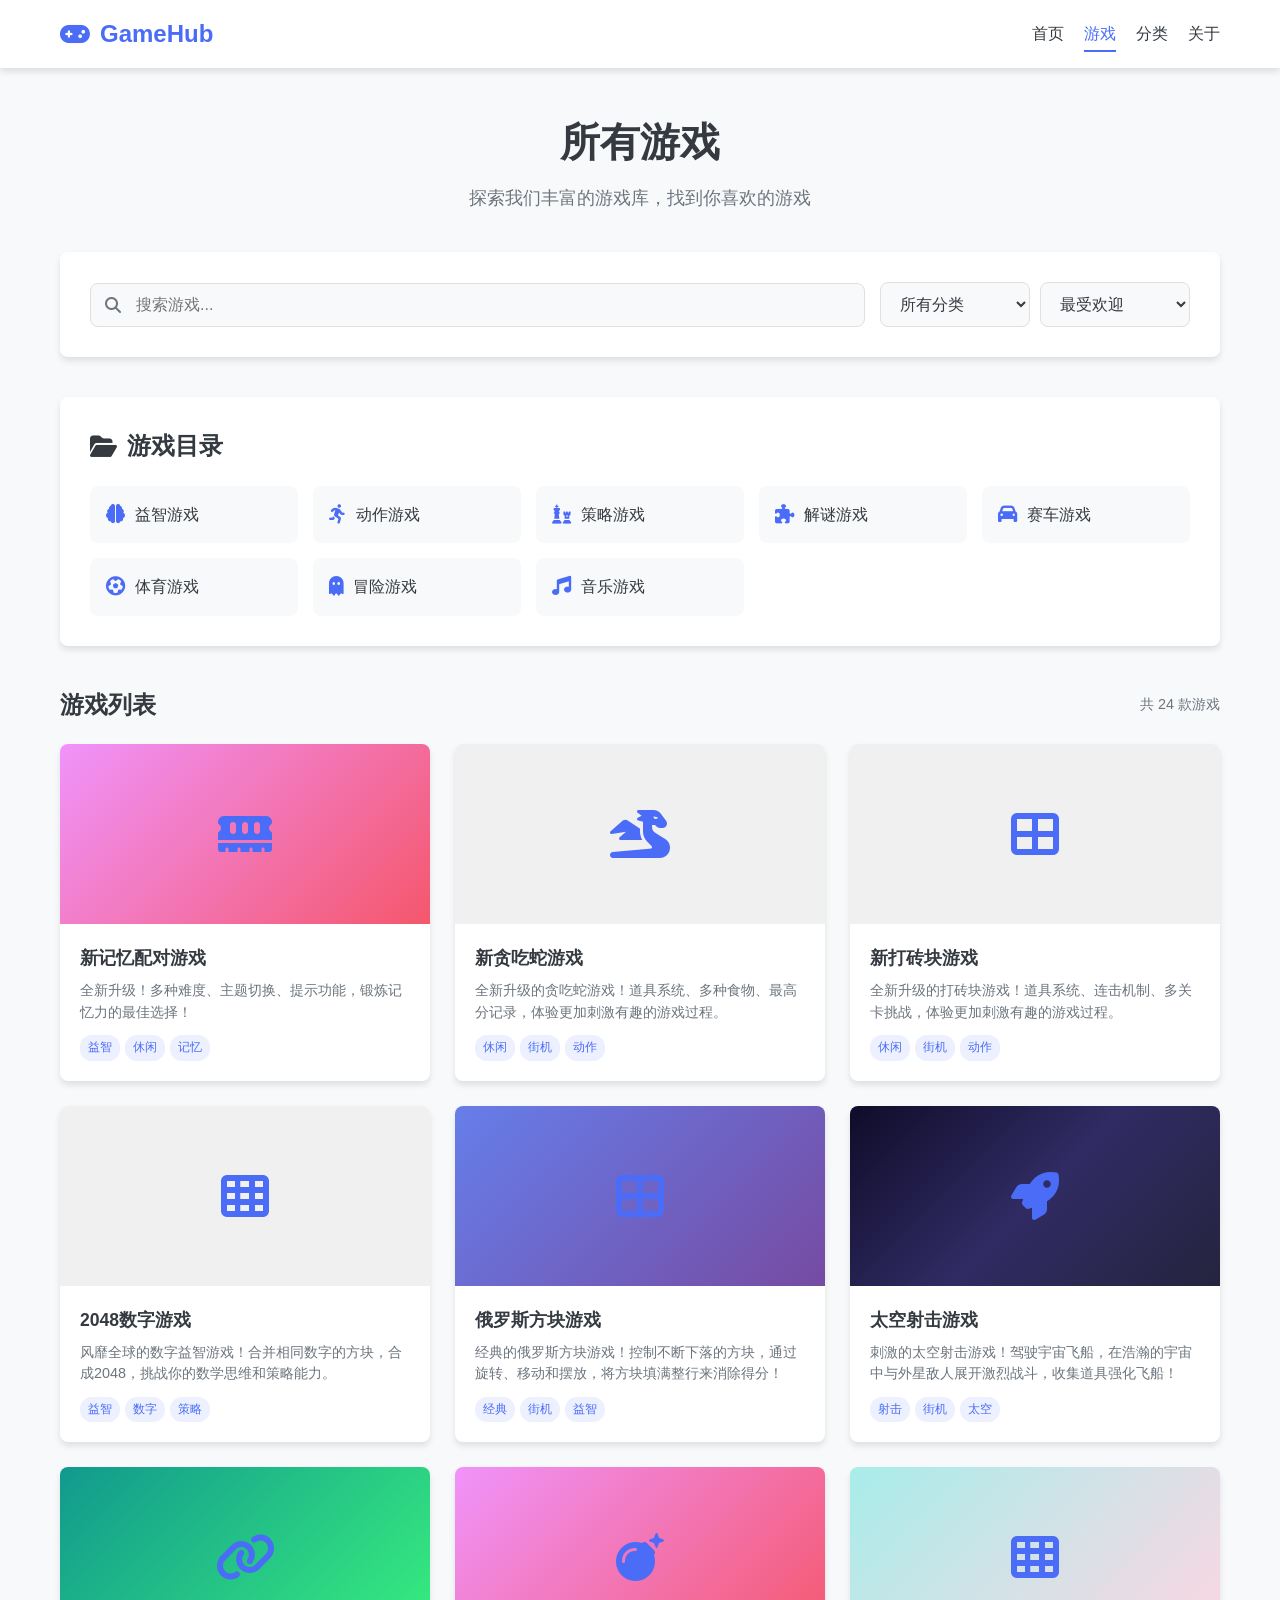
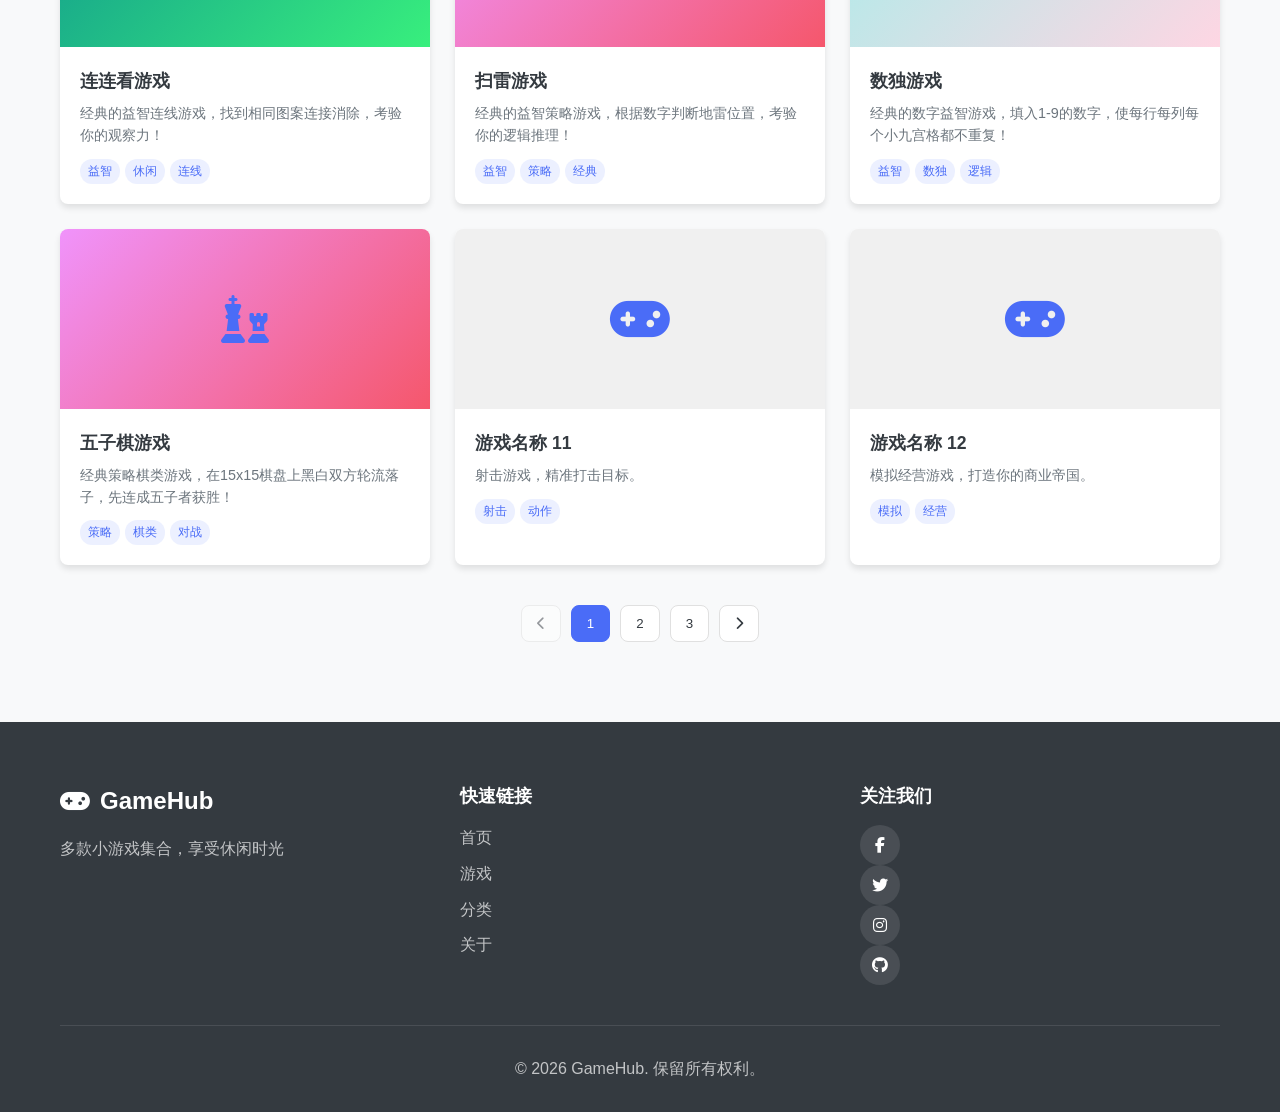
<file: games.html>
<!DOCTYPE html>
<html lang="zh-CN">
<head>
    <meta charset="UTF-8">
    <meta name="viewport" content="width=device-width, initial-scale=1.0">
    <title>所有游戏 - GameHub</title>
    <meta name="description" content="GameHub所有游戏列表">
    <link rel="preload" href="css/style.css" as="style">
    <link rel="preload" href="js/script.js" as="script">
    <link rel="stylesheet" href="css/style.css">
    <link rel="stylesheet" href="https://cdnjs.cloudflare.com/ajax/libs/font-awesome/6.4.0/css/all.min.css">
    <style>
        /* 更多游戏页面特有样式 */
        .games-list-page {
            padding-top: 70px;
            min-height: 100vh;
            background-color: var(--background-color);
        }
        
        .games-list-container {
            max-width: 1200px;
            margin: 0 auto;
            padding: 40px 20px;
        }
        
        .page-header {
            text-align: center;
            margin-bottom: 40px;
        }
        
        .page-header h1 {
            font-size: 2.5rem;
            font-weight: 700;
            color: var(--text-primary);
            margin-bottom: 10px;
        }
        
        .page-header p {
            color: var(--text-secondary);
            font-size: 1.1rem;
        }
        
        /* 搜索区域 */
        .search-section {
            background-color: var(--card-background);
            border-radius: var(--border-radius);
            box-shadow: var(--box-shadow);
            padding: 30px;
            margin-bottom: 40px;
        }
        
        .search-container {
            display: flex;
            gap: 15px;
            flex-wrap: wrap;
            align-items: center;
        }
        
        .search-box {
            flex: 1;
            min-width: 250px;
            position: relative;
        }
        
        .search-box input {
            width: 100%;
            padding: 12px 15px 12px 45px;
            border: 1px solid #e0e0e0;
            border-radius: var(--border-radius);
            font-size: 1rem;
            transition: var(--transition);
            background-color: var(--background-color);
        }
        
        .search-box input:focus {
            outline: none;
            border-color: var(--primary-color);
            box-shadow: 0 0 0 3px rgba(74, 108, 247, 0.1);
        }
        
        .search-box i {
            position: absolute;
            left: 15px;
            top: 50%;
            transform: translateY(-50%);
            color: var(--text-secondary);
        }
        
        .filter-container {
            display: flex;
            gap: 10px;
            flex-wrap: wrap;
        }
        
        .filter-select {
            padding: 12px 15px;
            border: 1px solid #e0e0e0;
            border-radius: var(--border-radius);
            font-size: 1rem;
            background-color: var(--background-color);
            color: var(--text-primary);
            cursor: pointer;
            transition: var(--transition);
            min-width: 150px;
        }
        
        .filter-select:focus {
            outline: none;
            border-color: var(--primary-color);
        }
        
        /* 游戏目录 */
        .games-directory {
            background-color: var(--card-background);
            border-radius: var(--border-radius);
            box-shadow: var(--box-shadow);
            padding: 30px;
            margin-bottom: 40px;
        }
        
        .directory-title {
            font-size: 1.5rem;
            font-weight: 600;
            margin-bottom: 20px;
            color: var(--text-primary);
            display: flex;
            align-items: center;
            gap: 10px;
        }
        
        .directory-grid {
            display: grid;
            grid-template-columns: repeat(auto-fit, minmax(200px, 1fr));
            gap: 15px;
        }
        
        .directory-item {
            display: flex;
            align-items: center;
            gap: 10px;
            padding: 15px;
            background-color: var(--background-color);
            border-radius: var(--border-radius);
            text-decoration: none;
            color: var(--text-primary);
            transition: var(--transition);
            border: 1px solid transparent;
        }
        
        .directory-item:hover {
            background-color: rgba(74, 108, 247, 0.1);
            border-color: var(--primary-color);
            transform: translateY(-2px);
        }
        
        .directory-item i {
            font-size: 1.2rem;
            color: var(--primary-color);
        }
        
        .directory-item span {
            font-weight: 500;
        }
        
        /* 游戏列表 */
        .games-grid-section {
            margin-bottom: 40px;
        }
        
        .section-header {
            display: flex;
            justify-content: space-between;
            align-items: center;
            margin-bottom: 20px;
            flex-wrap: wrap;
            gap: 15px;
        }
        
        .section-title {
            font-size: 1.5rem;
            font-weight: 600;
            color: var(--text-primary);
        }
        
        .games-count {
            color: var(--text-secondary);
            font-size: 0.9rem;
        }
        
        .all-games-grid {
            display: grid;
            grid-template-columns: repeat(auto-fill, minmax(280px, 1fr));
            gap: 25px;
        }
        
        .game-card-item {
            background-color: var(--card-background);
            border-radius: var(--border-radius);
            box-shadow: var(--box-shadow);
            overflow: hidden;
            transition: var(--transition);
            text-decoration: none;
            color: inherit;
        }
        
        .game-card-item:hover {
            transform: translateY(-5px);
            box-shadow: 0 12px 24px rgba(0, 0, 0, 0.1);
        }
        
        .game-card-image {
            height: 180px;
            background-color: #f0f0f0;
            display: flex;
            align-items: center;
            justify-content: center;
            position: relative;
            overflow: hidden;
        }
        
        .game-card-image i {
            font-size: 3rem;
            color: var(--primary-color);
        }
        
        .game-card-info {
            padding: 20px;
        }
        
        .game-card-title {
            font-size: 1.1rem;
            font-weight: 600;
            margin-bottom: 8px;
            color: var(--text-primary);
        }
        
        .game-card-desc {
            color: var(--text-secondary);
            font-size: 0.9rem;
            margin-bottom: 12px;
            line-height: 1.5;
        }
        
        .game-card-tags {
            display: flex;
            gap: 5px;
            flex-wrap: wrap;
        }
        
        .game-tag {
            background-color: rgba(74, 108, 247, 0.1);
            color: var(--primary-color);
            padding: 3px 8px;
            border-radius: 12px;
            font-size: 0.75rem;
            font-weight: 500;
        }
        
        /* 分页 */
        .pagination {
            display: flex;
            justify-content: center;
            gap: 10px;
            margin-top: 40px;
        }
        
        .page-btn {
            padding: 10px 15px;
            background-color: var(--card-background);
            border: 1px solid #e0e0e0;
            border-radius: var(--border-radius);
            color: var(--text-primary);
            text-decoration: none;
            transition: var(--transition);
            cursor: pointer;
        }
        
        .page-btn:hover {
            background-color: rgba(74, 108, 247, 0.1);
            border-color: var(--primary-color);
        }
        
        .page-btn.active {
            background-color: var(--primary-color);
            color: white;
            border-color: var(--primary-color);
        }
        
        .page-btn:disabled {
            opacity: 0.5;
            cursor: not-allowed;
        }
        
        /* 响应式设计 */
        @media (max-width: 768px) {
            .page-header h1 {
                font-size: 2rem;
            }
            
            .search-container {
                flex-direction: column;
                align-items: stretch;
            }
            
            .search-box {
                min-width: 100%;
            }
            
            .filter-container {
                justify-content: stretch;
            }
            
            .filter-select {
                flex: 1;
            }
            
            .directory-grid {
                grid-template-columns: repeat(auto-fit, minmax(150px, 1fr));
            }
            
            .all-games-grid {
                grid-template-columns: repeat(auto-fill, minmax(250px, 1fr));
            }
        }
        
        @media (max-width: 480px) {
            .page-header h1 {
                font-size: 1.8rem;
            }
            
            .games-list-container {
                padding: 20px 15px;
            }
            
            .search-section,
            .games-directory {
                padding: 20px;
            }
            
            .all-games-grid {
                grid-template-columns: 1fr;
            }
        }
    </style>
</head>
<body>
    <!-- 导航栏 -->
    <header class="navbar">
        <div class="container">
            <div class="logo">
                <h1><i class="fas fa-gamepad"></i> GameHub</h1>
            </div>
            <nav class="nav-links">
                <a href="index.html">首页</a>
                <a href="index.html#games" class="active">游戏</a>
                <a href="index.html#categories">分类</a>
                <a href="index.html#about">关于</a>
            </nav>
            <div class="mobile-menu">
                <i class="fas fa-bars"></i>
            </div>
        </div>
    </header>

    <!-- 更多游戏页面 -->
    <section class="games-list-page">
        <div class="games-list-container">
            <!-- 页面标题 -->
            <div class="page-header">
                <h1>所有游戏</h1>
                <p>探索我们丰富的游戏库，找到你喜欢的游戏</p>
            </div>

            <!-- 搜索区域 -->
            <div class="search-section">
                <div class="search-container">
                    <div class="search-box">
                        <i class="fas fa-search"></i>
                        <input type="text" id="searchInput" placeholder="搜索游戏...">
                    </div>
                    <div class="filter-container">
                        <select class="filter-select" id="categoryFilter">
                            <option value="">所有分类</option>
                            <option value="puzzle">益智游戏</option>
                            <option value="action">动作游戏</option>
                            <option value="strategy">策略游戏</option>
                            <option value="casual">休闲游戏</option>
                        </select>
                        <select class="filter-select" id="sortFilter">
                            <option value="popular">最受欢迎</option>
                            <option value="newest">最新发布</option>
                            <option value="rating">评分最高</option>
                            <option value="name">名称排序</option>
                        </select>
                    </div>
                </div>
            </div>

            <!-- 游戏目录 -->
            <div class="games-directory">
                <h2 class="directory-title">
                    <i class="fas fa-folder-open"></i>
                    游戏目录
                </h2>
                <div class="directory-grid">
                    <a href="#" class="directory-item">
                        <i class="fas fa-brain"></i>
                        <span>益智游戏</span>
                    </a>
                    <a href="#" class="directory-item">
                        <i class="fas fa-running"></i>
                        <span>动作游戏</span>
                    </a>
                    <a href="#" class="directory-item">
                        <i class="fas fa-chess"></i>
                        <span>策略游戏</span>
                    </a>
                    <a href="#" class="directory-item">
                        <i class="fas fa-puzzle-piece"></i>
                        <span>解谜游戏</span>
                    </a>
                    <a href="#" class="directory-item">
                        <i class="fas fa-car"></i>
                        <span>赛车游戏</span>
                    </a>
                    <a href="#" class="directory-item">
                        <i class="fas fa-futbol"></i>
                        <span>体育游戏</span>
                    </a>
                    <a href="#" class="directory-item">
                        <i class="fas fa-ghost"></i>
                        <span>冒险游戏</span>
                    </a>
                    <a href="#" class="directory-item">
                        <i class="fas fa-music"></i>
                        <span>音乐游戏</span>
                    </a>
                </div>
            </div>

            <!-- 游戏列表 -->
            <div class="games-grid-section">
                <div class="section-header">
                    <h2 class="section-title">游戏列表</h2>
                    <span class="games-count">共 24 款游戏</span>
                </div>
                <div class="all-games-grid" id="gamesGrid">
                    <!-- 游戏卡片 1 -->
                    <a href="game.html?game=new-memory-match" class="game-card-item">
                        <div class="game-card-image" style="background: linear-gradient(135deg, #f093fb 0%, #f5576c 100%);">
                            <i class="fas fa-memory"></i>
                        </div>
                        <div class="game-card-info">
                            <h3 class="game-card-title">新记忆配对游戏</h3>
                            <p class="game-card-desc">全新升级！多种难度、主题切换、提示功能，锻炼记忆力的最佳选择！</p>
                            <div class="game-card-tags">
                                <span class="game-tag">益智</span>
                                <span class="game-tag">休闲</span>
                                <span class="game-tag">记忆</span>
                            </div>
                        </div>
                    </a>

                    <!-- 游戏卡片 2 -->
                    <a href="game.html?game=snake-game" class="game-card-item">
                        <div class="game-card-image">
                            <i class="fas fa-dragon"></i>
                        </div>
                        <div class="game-card-info">
                            <h3 class="game-card-title">新贪吃蛇游戏</h3>
                            <p class="game-card-desc">全新升级的贪吃蛇游戏！道具系统、多种食物、最高分记录，体验更加刺激有趣的游戏过程。</p>
                            <div class="game-card-tags">
                                <span class="game-tag">休闲</span>
                                <span class="game-tag">街机</span>
                                <span class="game-tag">动作</span>
                            </div>
                        </div>
                    </a>

                    <!-- 游戏卡片 3 -->
                    <a href="game.html?game=breakout-game" class="game-card-item">
                        <div class="game-card-image">
                            <i class="fas fa-th-large"></i>
                        </div>
                        <div class="game-card-info">
                            <h3 class="game-card-title">新打砖块游戏</h3>
                            <p class="game-card-desc">全新升级的打砖块游戏！道具系统、连击机制、多关卡挑战，体验更加刺激有趣的游戏过程。</p>
                            <div class="game-card-tags">
                                <span class="game-tag">休闲</span>
                                <span class="game-tag">街机</span>
                                <span class="game-tag">动作</span>
                            </div>
                        </div>
                    </a>

                    <!-- 游戏卡片 4 -->
                    <a href="game.html?game=2048-game" class="game-card-item">
                        <div class="game-card-image">
                            <i class="fas fa-th"></i>
                        </div>
                        <div class="game-card-info">
                            <h3 class="game-card-title">2048数字游戏</h3>
                            <p class="game-card-desc">风靡全球的数字益智游戏！合并相同数字的方块，合成2048，挑战你的数学思维和策略能力。</p>
                            <div class="game-card-tags">
                                <span class="game-tag">益智</span>
                                <span class="game-tag">数字</span>
                                <span class="game-tag">策略</span>
                            </div>
                        </div>
                    </a>

                    <!-- 游戏卡片 5 -->
                    <a href="game.html?game=tetris-game" class="game-card-item">
                        <div class="game-card-image" style="background: linear-gradient(135deg, #667eea 0%, #764ba2 100%);">
                            <i class="fas fa-th-large"></i>
                        </div>
                        <div class="game-card-info">
                            <h3 class="game-card-title">俄罗斯方块游戏</h3>
                            <p class="game-card-desc">经典的俄罗斯方块游戏！控制不断下落的方块，通过旋转、移动和摆放，将方块填满整行来消除得分！</p>
                            <div class="game-card-tags">
                                <span class="game-tag">经典</span>
                                <span class="game-tag">街机</span>
                                <span class="game-tag">益智</span>
                            </div>
                        </div>
                    </a>

                    <!-- 游戏卡片 6 -->
                    <a href="game.html?game=space-shooter" class="game-card-item">
                        <div class="game-card-image" style="background: linear-gradient(135deg, #0f0c29 0%, #302b63 50%, #24243e 100%);">
                            <i class="fas fa-rocket"></i>
                        </div>
                        <div class="game-card-info">
                            <h3 class="game-card-title">太空射击游戏</h3>
                            <p class="game-card-desc">刺激的太空射击游戏！驾驶宇宙飞船，在浩瀚的宇宙中与外星敌人展开激烈战斗，收集道具强化飞船！</p>
                            <div class="game-card-tags">
                                <span class="game-tag">射击</span>
                                <span class="game-tag">街机</span>
                                <span class="game-tag">太空</span>
                            </div>
                        </div>
                    </a>

                    <!-- 游戏卡片 7 -->
                    <a href="game.html?game=link-game" class="game-card-item">
                        <div class="game-card-image" style="background: linear-gradient(135deg, #11998e 0%, #38ef7d 100%);">
                            <i class="fas fa-link"></i>
                        </div>
                        <div class="game-card-info">
                            <h3 class="game-card-title">连连看游戏</h3>
                            <p class="game-card-desc">经典的益智连线游戏，找到相同图案连接消除，考验你的观察力！</p>
                            <div class="game-card-tags">
                                <span class="game-tag">益智</span>
                                <span class="game-tag">休闲</span>
                                <span class="game-tag">连线</span>
                            </div>
                        </div>
                    </a>

                    <!-- 游戏卡片 8 -->
                    <a href="game.html?game=minesweeper" class="game-card-item">
                        <div class="game-card-image" style="background: linear-gradient(135deg, #f093fb 0%, #f5576c 100%);">
                            <i class="fas fa-bomb"></i>
                        </div>
                        <div class="game-card-info">
                            <h3 class="game-card-title">扫雷游戏</h3>
                            <p class="game-card-desc">经典的益智策略游戏，根据数字判断地雷位置，考验你的逻辑推理！</p>
                            <div class="game-card-tags">
                                <span class="game-tag">益智</span>
                                <span class="game-tag">策略</span>
                                <span class="game-tag">经典</span>
                            </div>
                        </div>
                    </a>

                    <!-- 游戏卡片 9 -->
                    <a href="game.html?game=sudoku" class="game-card-item">
                        <div class="game-card-image" style="background: linear-gradient(135deg, #a8edea 0%, #fed6e3 100%);">
                            <i class="fas fa-th"></i>
                        </div>
                        <div class="game-card-info">
                            <h3 class="game-card-title">数独游戏</h3>
                            <p class="game-card-desc">经典的数字益智游戏，填入1-9的数字，使每行每列每个小九宫格都不重复！</p>
                            <div class="game-card-tags">
                                <span class="game-tag">益智</span>
                                <span class="game-tag">数独</span>
                                <span class="game-tag">逻辑</span>
                            </div>
                        </div>
                    </a>

                    <!-- 游戏卡片 10 -->
                    <a href="game.html?game=gomoku" class="game-card-item">
                        <div class="game-card-image" style="background: linear-gradient(135deg, #f093fb 0%, #f5576c 100%);">
                            <i class="fas fa-chess"></i>
                        </div>
                        <div class="game-card-info">
                            <h3 class="game-card-title">五子棋游戏</h3>
                            <p class="game-card-desc">经典策略棋类游戏，在15x15棋盘上黑白双方轮流落子，先连成五子者获胜！</p>
                            <div class="game-card-tags">
                                <span class="game-tag">策略</span>
                                <span class="game-tag">棋类</span>
                                <span class="game-tag">对战</span>
                            </div>
                        </div>
                    </a>

                    <!-- 游戏卡片 11 -->
                    <a href="game.html" class="game-card-item">
                        <div class="game-card-image">
                            <i class="fas fa-gamepad"></i>
                        </div>
                        <div class="game-card-info">
                            <h3 class="game-card-title">游戏名称 11</h3>
                            <p class="game-card-desc">射击游戏，精准打击目标。</p>
                            <div class="game-card-tags">
                                <span class="game-tag">射击</span>
                                <span class="game-tag">动作</span>
                            </div>
                        </div>
                    </a>

                    <!-- 游戏卡片 12 -->
                    <a href="game.html" class="game-card-item">
                        <div class="game-card-image">
                            <i class="fas fa-gamepad"></i>
                        </div>
                        <div class="game-card-info">
                            <h3 class="game-card-title">游戏名称 12</h3>
                            <p class="game-card-desc">模拟经营游戏，打造你的商业帝国。</p>
                            <div class="game-card-tags">
                                <span class="game-tag">模拟</span>
                                <span class="game-tag">经营</span>
                            </div>
                        </div>
                    </a>
                </div>

                <!-- 分页 -->
                <div class="pagination">
                    <button class="page-btn" disabled>
                        <i class="fas fa-chevron-left"></i>
                    </button>
                    <button class="page-btn active">1</button>
                    <button class="page-btn">2</button>
                    <button class="page-btn">3</button>
                    <button class="page-btn">
                        <i class="fas fa-chevron-right"></i>
                    </button>
                </div>
            </div>
        </div>
    </section>

    <!-- 页脚 -->
    <footer class="footer">
        <div class="container">
            <div class="footer-content">
                <div class="footer-info">
                    <h3><i class="fas fa-gamepad"></i> GameHub</h3>
                    <p>多款小游戏集合，享受休闲时光</p>
                </div>
                <div class="footer-links">
                    <h4>快速链接</h4>
                    <a href="index.html">首页</a>
                    <a href="index.html#games">游戏</a>
                    <a href="index.html#categories">分类</a>
                    <a href="index.html#about">关于</a>
                </div>
                <div class="footer-social">
                    <h4>关注我们</h4>
                    <a href="#"><i class="fab fa-facebook-f"></i></a>
                    <a href="#"><i class="fab fa-twitter"></i></a>
                    <a href="#"><i class="fab fa-instagram"></i></a>
                    <a href="#"><i class="fab fa-github"></i></a>
                </div>
            </div>
            <div class="footer-bottom">
                <p>&copy; 2026 GameHub. 保留所有权利。</p>
            </div>
        </div>
    </footer>

    <script src="js/script.js"></script>
    <script>
        // 更多游戏页面脚本
        document.addEventListener('DOMContentLoaded', function() {
            // 搜索功能
            const searchInput = document.getElementById('searchInput');
            const gamesGrid = document.getElementById('gamesGrid');
            const gameCards = gamesGrid.querySelectorAll('.game-card-item');
            
            searchInput.addEventListener('input', function() {
                const searchTerm = this.value.toLowerCase();
                
                gameCards.forEach(card => {
                    const title = card.querySelector('.game-card-title').textContent.toLowerCase();
                    const desc = card.querySelector('.game-card-desc').textContent.toLowerCase();
                    
                    if (title.includes(searchTerm) || desc.includes(searchTerm)) {
                        card.style.display = 'block';
                    } else {
                        card.style.display = 'none';
                    }
                });
            });
            
            // 分类筛选功能
            const categoryFilter = document.getElementById('categoryFilter');
            
            categoryFilter.addEventListener('change', function() {
                const selectedCategory = this.value;
                
                gameCards.forEach(card => {
                    const tags = card.querySelectorAll('.game-tag');
                    let hasCategory = false;
                    
                    tags.forEach(tag => {
                        if (selectedCategory === '' || tag.textContent.toLowerCase().includes(selectedCategory)) {
                            hasCategory = true;
                        }
                    });
                    
                    if (selectedCategory === '' || hasCategory) {
                        card.style.display = 'block';
                    } else {
                        card.style.display = 'none';
                    }
                });
            });
        });
    </script>
</body>
</html>
</file>
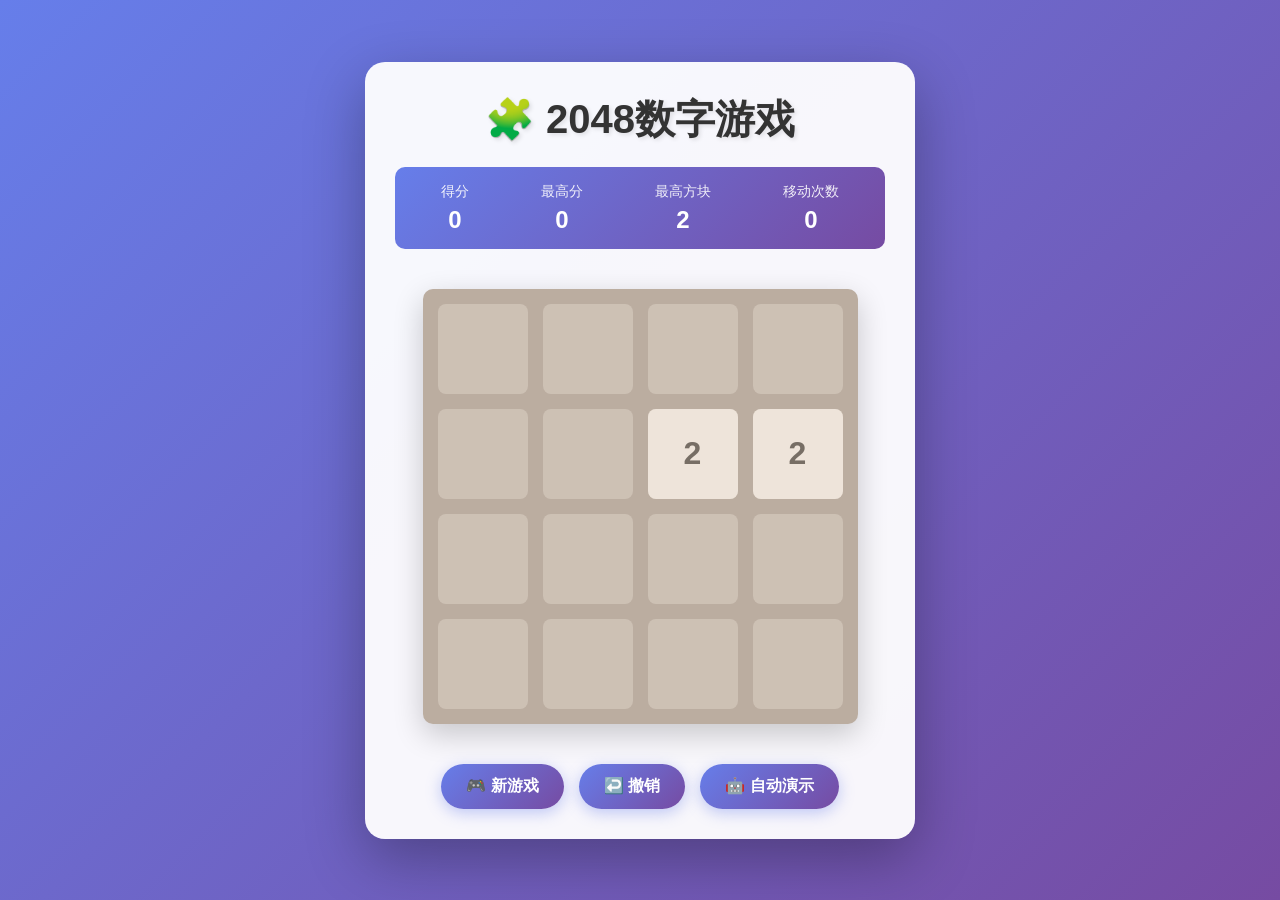
<file: games/2048-game.html>
<!DOCTYPE html>
<html lang="zh-CN">
<head>
    <meta charset="UTF-8">
    <meta name="viewport" content="width=device-width, initial-scale=1.0">
    <title>2048数字游戏 - GameHub</title>
    <style>
        * {
            margin: 0;
            padding: 0;
            box-sizing: border-box;
        }

        body {
            font-family: 'Arial', sans-serif;
            background: linear-gradient(135deg, #667eea 0%, #764ba2 100%);
            display: flex;
            flex-direction: column;
            align-items: center;
            justify-content: center;
            min-height: 100vh;
            padding: 20px;
        }

        .game-container {
            background: rgba(255, 255, 255, 0.95);
            border-radius: 20px;
            box-shadow: 0 20px 60px rgba(0, 0, 0, 0.3);
            padding: 30px;
            width: 100%;
            max-width: 550px;
            text-align: center;
            box-sizing: border-box;
        }

        h1 {
            color: #333;
            margin-bottom: 20px;
            font-size: 2.5rem;
            text-shadow: 2px 2px 4px rgba(0, 0, 0, 0.1);
        }

        .game-stats {
            display: flex;
            justify-content: space-around;
            margin-bottom: 20px;
            padding: 15px;
            background: linear-gradient(135deg, #667eea 0%, #764ba2 100%);
            border-radius: 10px;
            color: white;
            flex-wrap: wrap;
            gap: 10px;
        }

        .stat-item {
            display: flex;
            flex-direction: column;
            align-items: center;
        }

        .stat-label {
            font-size: 0.9rem;
            opacity: 0.9;
            margin-bottom: 5px;
        }

        .stat-value {
            font-size: 1.5rem;
            font-weight: bold;
        }

        .game-board {
            background: #bbada0;
            border-radius: 10px;
            padding: 15px;
            margin: 20px auto;
            display: inline-block;
            box-shadow: 0 10px 30px rgba(0, 0, 0, 0.2);
        }

        .grid-container {
            display: grid;
            grid-template-columns: repeat(4, 1fr);
            gap: 15px;
        }

        .grid-cell {
            width: 90px;
            height: 90px;
            background: rgba(238, 228, 218, 0.35);
            border-radius: 8px;
            display: flex;
            align-items: center;
            justify-content: center;
            font-size: 2rem;
            font-weight: bold;
            color: #776e65;
        }

        .tile {
            width: 90px;
            height: 90px;
            border-radius: 8px;
            display: flex;
            align-items: center;
            justify-content: center;
            font-size: 2rem;
            font-weight: bold;
            transition: all 0.15s ease;
        }

        .tile-2 { background: #eee4da; color: #776e65; }
        .tile-4 { background: #ede0c8; color: #776e65; }
        .tile-8 { background: #f2b179; color: #f9f6f2; }
        .tile-16 { background: #f59563; color: #f9f6f2; }
        .tile-32 { background: #f67c5f; color: #f9f6f2; }
        .tile-64 { background: #f65e3b; color: #f9f6f2; }
        .tile-128 { background: #edcf72; color: #f9f6f2; font-size: 1.7rem; }
        .tile-256 { background: #edcc61; color: #f9f6f2; font-size: 1.7rem; }
        .tile-512 { background: #edc850; color: #f9f6f2; font-size: 1.7rem; }
        .tile-1024 { background: #edc53f; color: #f9f6f2; font-size: 1.4rem; }
        .tile-2048 { background: #edc22e; color: #f9f6f2; font-size: 1.4rem; }
        .tile-super { background: #3c3a32; color: #f9f6f2; font-size: 1.2rem; }

        .tile-new {
            animation: appear 0.2s ease-in-out;
        }

        .tile-merged {
            animation: pop 0.2s ease-in-out;
        }

        @keyframes appear {
            from { transform: scale(0); opacity: 0; }
            to { transform: scale(1); opacity: 1; }
        }

        @keyframes pop {
            0% { transform: scale(1); }
            50% { transform: scale(1.2); }
            100% { transform: scale(1); }
        }

        .controls {
            display: flex;
            justify-content: center;
            gap: 15px;
            margin-top: 20px;
            flex-wrap: wrap;
        }

        button {
            padding: 12px 25px;
            font-size: 1rem;
            font-weight: bold;
            color: #fff;
            background: linear-gradient(135deg, #667eea 0%, #764ba2 100%);
            border: none;
            border-radius: 25px;
            cursor: pointer;
            transition: all 0.3s ease;
            box-shadow: 0 4px 15px rgba(102, 126, 234, 0.4);
        }

        button:hover {
            transform: translateY(-2px);
            box-shadow: 0 6px 20px rgba(102, 126, 234, 0.6);
        }

        button:active {
            transform: translateY(0);
        }

        .mobile-controls {
            display: none;
            flex-direction: column;
            align-items: center;
            gap: 10px;
            margin-top: 20px;
        }

        .mobile-row {
            display: flex;
            gap: 10px;
        }

        .dir-btn {
            width: 70px;
            height: 70px;
            padding: 0;
            font-size: 1.8rem;
            background: linear-gradient(135deg, #f093fb 0%, #f5576c 100%);
        }

        @media (max-width: 600px) {
            h1 {
                font-size: 1.8rem;
            }

            .game-container {
                padding: 20px;
            }

            .game-board {
                padding: 10px;
                max-width: 100%;
            }

            .grid-container {
                gap: 10px;
            }

            .grid-cell, .tile {
                width: 65px;
                height: 65px;
                font-size: 1.4rem;
            }

            .tile-128, .tile-256, .tile-512 {
                font-size: 1.2rem;
            }

            .tile-1024, .tile-2048 {
                font-size: 1rem;
            }

            .tile-super {
                font-size: 0.8rem;
            }

            .mobile-controls {
                display: flex;
            }

            .game-stats {
                flex-direction: column;
                gap: 10px;
            }
        }

        @media (max-width: 400px) {
            .grid-cell, .tile {
                width: 55px;
                height: 55px;
                font-size: 1.2rem;
            }

            .tile-128, .tile-256, .tile-512 {
                font-size: 1rem;
            }

            .tile-1024, .tile-2048 {
                font-size: 0.9rem;
            }

            .tile-super {
                font-size: 0.7rem;
            }
        }

        .modal {
            position: fixed;
            top: 0;
            left: 0;
            width: 100%;
            height: 100%;
            background: rgba(0, 0, 0, 0.8);
            display: flex;
            align-items: center;
            justify-content: center;
            z-index: 1000;
        }

        .modal-content {
            background: white;
            padding: 40px;
            border-radius: 20px;
            text-align: center;
            max-width: 400px;
            animation: modalIn 0.3s ease;
        }

        @keyframes modalIn {
            from {
                transform: scale(0.8);
                opacity: 0;
            }
            to {
                transform: scale(1);
                opacity: 1;
            }
        }

        .modal-content h2 {
            color: #333;
            margin-bottom: 15px;
            font-size: 2rem;
        }

        .modal-content p {
            color: #666;
            margin-bottom: 20px;
            font-size: 1.1rem;
            line-height: 1.6;
        }

        .hidden {
            display: none !important;
        }
    </style>
</head>
<body>
    <div class="game-container">
        <h1>🧩 2048数字游戏</h1>
        <div class="game-stats">
            <div class="stat-item">
                <span class="stat-label">得分</span>
                <span class="stat-value" id="score">0</span>
            </div>
            <div class="stat-item">
                <span class="stat-label">最高分</span>
                <span class="stat-value" id="highScore">0</span>
            </div>
            <div class="stat-item">
                <span class="stat-label">最高方块</span>
                <span class="stat-value" id="maxTile">0</span>
            </div>
            <div class="stat-item">
                <span class="stat-label">移动次数</span>
                <span class="stat-value" id="moves">0</span>
            </div>
        </div>
        <div class="game-board">
            <div class="grid-container" id="gridContainer">
            </div>
        </div>
        <div class="controls">
            <button id="newGameBtn">🎮 新游戏</button>
            <button id="undoBtn">↩️ 撤销</button>
            <button id="autoBtn">🤖 自动演示</button>
        </div>
        <div class="mobile-controls">
            <div class="mobile-row">
                <button class="dir-btn" id="upBtn">⬆️</button>
            </div>
            <div class="mobile-row">
                <button class="dir-btn" id="leftBtn">⬅️</button>
                <button class="dir-btn" id="downBtn">⬇️</button>
                <button class="dir-btn" id="rightBtn">➡️</button>
            </div>
        </div>
    </div>

    <div id="gameOverModal" class="modal hidden">
        <div class="modal-content">
            <h2 id="modalTitle">游戏结束！</h2>
            <p id="modalMessage">最终得分: 0</p>
            <button onclick="newGame()">再来一局</button>
        </div>
    </div>

    <script>
        const gridContainer = document.getElementById('gridContainer');
        const scoreElement = document.getElementById('score');
        const highScoreElement = document.getElementById('highScore');
        const maxTileElement = document.getElementById('maxTile');
        const movesElement = document.getElementById('moves');
        const newGameBtn = document.getElementById('newGameBtn');
        const undoBtn = document.getElementById('undoBtn');
        const autoBtn = document.getElementById('autoBtn');
        const gameOverModal = document.getElementById('gameOverModal');
        const modalTitle = document.getElementById('modalTitle');
        const modalMessage = document.getElementById('modalMessage');
        const upBtn = document.getElementById('upBtn');
        const downBtn = document.getElementById('downBtn');
        const leftBtn = document.getElementById('leftBtn');
        const rightBtn = document.getElementById('rightBtn');

        const GRID_SIZE = 4;
        let grid = [];
        let score = 0;
        let highScore = parseInt(localStorage.getItem('2048HighScore')) || 0;
        let maxTile = 0;
        let moves = 0;
        let history = [];
        let gameOver = false;
        let autoPlaying = false;
        let autoInterval;

        highScoreElement.textContent = highScore;

        function initGame() {
            grid = Array(GRID_SIZE).fill(null).map(() => Array(GRID_SIZE).fill(0));
            score = 0;
            maxTile = 0;
            moves = 0;
            history = [];
            gameOver = false;
            autoPlaying = false;
            clearInterval(autoInterval);
            autoBtn.textContent = '🤖 自动演示';

            scoreElement.textContent = score;
            maxTileElement.textContent = maxTile;
            movesElement.textContent = moves;
            gameOverModal.classList.add('hidden');

            addRandomTile();
            addRandomTile();
            renderGrid();
        }

        function saveState() {
            history.push({
                grid: grid.map(row => [...row]),
                score: score,
                maxTile: maxTile,
                moves: moves
            });
            if (history.length > 10) {
                history.shift();
            }
        }

        function undo() {
            if (history.length > 0) {
                const state = history.pop();
                grid = state.grid.map(row => [...row]);
                score = state.score;
                maxTile = state.maxTile;
                moves = state.moves;
                scoreElement.textContent = score;
                maxTileElement.textContent = maxTile;
                movesElement.textContent = moves;
                renderGrid();
            }
        }

        function addRandomTile() {
            const emptyCells = [];
            for (let i = 0; i < GRID_SIZE; i++) {
                for (let j = 0; j < GRID_SIZE; j++) {
                    if (grid[i][j] === 0) {
                        emptyCells.push({ row: i, col: j });
                    }
                }
            }

            if (emptyCells.length > 0) {
                const { row, col } = emptyCells[Math.floor(Math.random() * emptyCells.length)];
                grid[row][col] = Math.random() < 0.9 ? 2 : 4;
                maxTile = Math.max(maxTile, grid[row][col]);
                maxTileElement.textContent = maxTile;
            }
        }

        function renderGrid() {
            gridContainer.innerHTML = '';
            for (let i = 0; i < GRID_SIZE; i++) {
                for (let j = 0; j < GRID_SIZE; j++) {
                    const cell = document.createElement('div');
                    cell.className = 'grid-cell';
                    
                    if (grid[i][j] !== 0) {
                        const tile = document.createElement('div');
                        let tileClass = grid[i][j] <= 2048 ? `tile-${grid[i][j]}` : 'tile-super';
                        tile.className = `tile ${tileClass}`;
                        tile.textContent = grid[i][j];
                        cell.appendChild(tile);
                    }
                    
                    gridContainer.appendChild(cell);
                }
            }
        }

        function slide(row) {
            let arr = row.filter(val => val !== 0);
            let scoreAdded = 0;
            for (let i = 0; i < arr.length - 1; i++) {
                if (arr[i] === arr[i + 1]) {
                    arr[i] *= 2;
                    scoreAdded += arr[i];
                    maxTile = Math.max(maxTile, arr[i]);
                    arr.splice(i + 1, 1);
                }
            }
            while (arr.length < GRID_SIZE) {
                arr.push(0);
            }
            return { row: arr, score: scoreAdded };
        }

        function moveLeft() {
            let moved = false;
            let totalScore = 0;
            for (let i = 0; i < GRID_SIZE; i++) {
                const result = slide(grid[i]);
                for (let j = 0; j < GRID_SIZE; j++) {
                    if (grid[i][j] !== result.row[j]) {
                        moved = true;
                    }
                    grid[i][j] = result.row[j];
                }
                totalScore += result.score;
            }
            return { moved, score: totalScore };
        }

        function moveRight() {
            let moved = false;
            let totalScore = 0;
            for (let i = 0; i < GRID_SIZE; i++) {
                const result = slide(grid[i].reverse());
                result.row.reverse();
                for (let j = 0; j < GRID_SIZE; j++) {
                    if (grid[i][j] !== result.row[j]) {
                        moved = true;
                    }
                    grid[i][j] = result.row[j];
                }
                totalScore += result.score;
            }
            return { moved, score: totalScore };
        }

        function moveUp() {
            let moved = false;
            let totalScore = 0;
            for (let j = 0; j < GRID_SIZE; j++) {
                let col = [];
                for (let i = 0; i < GRID_SIZE; i++) {
                    col.push(grid[i][j]);
                }
                const result = slide(col);
                for (let i = 0; i < GRID_SIZE; i++) {
                    if (grid[i][j] !== result.row[i]) {
                        moved = true;
                    }
                    grid[i][j] = result.row[i];
                }
                totalScore += result.score;
            }
            return { moved, score: totalScore };
        }

        function moveDown() {
            let moved = false;
            let totalScore = 0;
            for (let j = 0; j < GRID_SIZE; j++) {
                let col = [];
                for (let i = 0; i < GRID_SIZE; i++) {
                    col.push(grid[i][j]);
                }
                const result = slide(col.reverse());
                result.row.reverse();
                for (let i = 0; i < GRID_SIZE; i++) {
                    if (grid[i][j] !== result.row[i]) {
                        moved = true;
                    }
                    grid[i][j] = result.row[i];
                }
                totalScore += result.score;
            }
            return { moved, score: totalScore };
        }

        function makeMove(direction) {
            if (gameOver) return;
            
            saveState();
            
            let result;
            switch (direction) {
                case 'left': result = moveLeft(); break;
                case 'right': result = moveRight(); break;
                case 'up': result = moveUp(); break;
                case 'down': result = moveDown(); break;
            }

            if (result.moved) {
                score += result.score;
                moves++;
                scoreElement.textContent = score;
                maxTileElement.textContent = maxTile;
                movesElement.textContent = moves;
                
                if (score > highScore) {
                    highScore = score;
                    highScoreElement.textContent = highScore;
                    localStorage.setItem('2048HighScore', highScore);
                }

                addRandomTile();
                renderGrid();
                
                if (checkGameOver()) {
                    endGame();
                } else if (maxTile >= 2048) {
                    checkWin();
                }
            }
        }

        function checkGameOver() {
            for (let i = 0; i < GRID_SIZE; i++) {
                for (let j = 0; j < GRID_SIZE; j++) {
                    if (grid[i][j] === 0) return false;
                    if (j < GRID_SIZE - 1 && grid[i][j] === grid[i][j + 1]) return false;
                    if (i < GRID_SIZE - 1 && grid[i][j] === grid[i + 1][j]) return false;
                }
            }
            return true;
        }

        function checkWin() {
            modalTitle.textContent = '🎉 恭喜！';
            modalMessage.textContent = `你合成了 ${maxTile}！\n得分: ${score}\n移动次数: ${moves}`;
            gameOverModal.classList.remove('hidden');
        }

        function endGame() {
            gameOver = true;
            autoPlaying = false;
            clearInterval(autoInterval);
            autoBtn.textContent = '🤖 自动演示';
            
            modalTitle.textContent = '游戏结束！';
            modalMessage.textContent = `最终得分: ${score}\n最高方块: ${maxTile}\n移动次数: ${moves}`;
            gameOverModal.classList.remove('hidden');
        }

        function newGame() {
            initGame();
        }

        function toggleAutoPlay() {
            autoPlaying = !autoPlaying;
            if (autoPlaying) {
                autoBtn.textContent = '⏹️ 停止演示';
                autoInterval = setInterval(() => {
                    const directions = ['up', 'down', 'left', 'right'];
                    const randomDirection = directions[Math.floor(Math.random() * directions.length)];
                    makeMove(randomDirection);
                }, 300);
            } else {
                autoBtn.textContent = '🤖 自动演示';
                clearInterval(autoInterval);
            }
        }

        document.addEventListener('keydown', function(e) {
            switch (e.key) {
                case 'ArrowLeft':
                    makeMove('left');
                    e.preventDefault();
                    break;
                case 'ArrowRight':
                    makeMove('right');
                    e.preventDefault();
                    break;
                case 'ArrowUp':
                    makeMove('up');
                    e.preventDefault();
                    break;
                case 'ArrowDown':
                    makeMove('down');
                    e.preventDefault();
                    break;
            }
        });

        let touchStartX, touchStartY;

        gridContainer.addEventListener('touchstart', function(e) {
            touchStartX = e.touches[0].clientX;
            touchStartY = e.touches[0].clientY;
        });

        gridContainer.addEventListener('touchend', function(e) {
            if (!touchStartX || !touchStartY) return;
            
            const touchEndX = e.changedTouches[0].clientX;
            const touchEndY = e.changedTouches[0].clientY;
            
            const diffX = touchEndX - touchStartX;
            const diffY = touchEndY - touchStartY;
            
            if (Math.abs(diffX) > Math.abs(diffY)) {
                if (diffX > 0) {
                    makeMove('right');
                } else {
                    makeMove('left');
                }
            } else {
                if (diffY > 0) {
                    makeMove('down');
                } else {
                    makeMove('up');
                }
            }
            
            touchStartX = null;
            touchStartY = null;
        });

        newGameBtn.addEventListener('click', newGame);
        undoBtn.addEventListener('click', undo);
        autoBtn.addEventListener('click', toggleAutoPlay);

        upBtn.addEventListener('touchstart', (e) => { e.preventDefault(); makeMove('up'); });
        downBtn.addEventListener('touchstart', (e) => { e.preventDefault(); makeMove('down'); });
        leftBtn.addEventListener('touchstart', (e) => { e.preventDefault(); makeMove('left'); });
        rightBtn.addEventListener('touchstart', (e) => { e.preventDefault(); makeMove('right'); });

        upBtn.addEventListener('mousedown', () => makeMove('up'));
        downBtn.addEventListener('mousedown', () => makeMove('down'));
        leftBtn.addEventListener('mousedown', () => makeMove('left'));
        rightBtn.addEventListener('mousedown', () => makeMove('right'));

        initGame();
    </script>
</body>
</html>
</file>
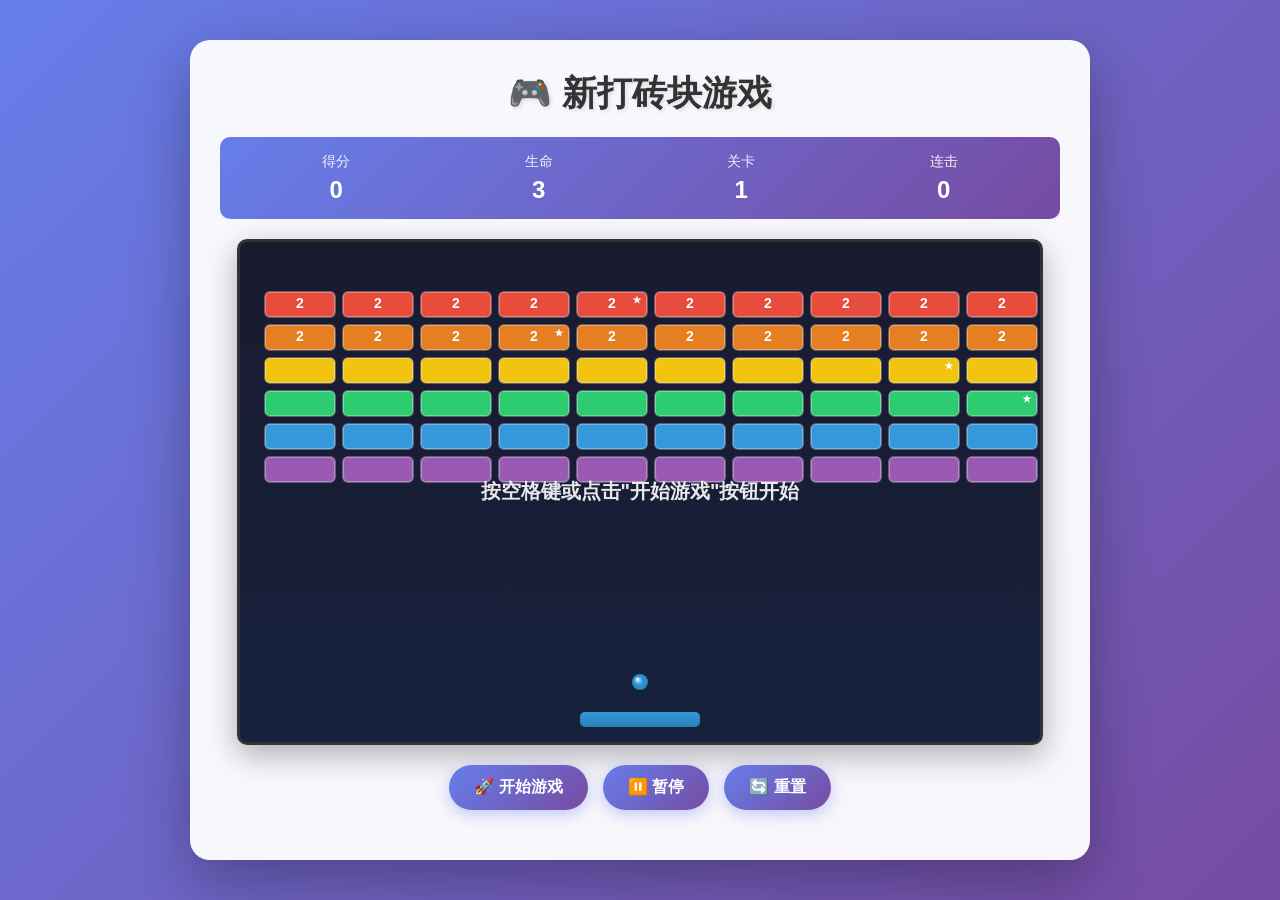
<file: games/breakout-game.html>
<!DOCTYPE html>
<html lang="zh-CN">
<head>
    <meta charset="UTF-8">
    <meta name="viewport" content="width=device-width, initial-scale=1.0">
    <title>新打砖块游戏 - GameHub</title>
    <style>
        * {
            margin: 0;
            padding: 0;
            box-sizing: border-box;
        }

        body {
            font-family: 'Arial', sans-serif;
            background: linear-gradient(135deg, #667eea 0%, #764ba2 100%);
            display: flex;
            flex-direction: column;
            align-items: center;
            justify-content: center;
            min-height: 100vh;
            padding: 20px;
        }

        .game-container {
            background: rgba(255, 255, 255, 0.95);
            border-radius: 20px;
            box-shadow: 0 20px 60px rgba(0, 0, 0, 0.3);
            padding: 30px;
            width: 100%;
            max-width: 900px;
            text-align: center;
        }

        h1 {
            color: #333;
            margin-bottom: 20px;
            font-size: 2.2rem;
            text-shadow: 2px 2px 4px rgba(0, 0, 0, 0.1);
        }

        .game-stats {
            display: flex;
            justify-content: space-around;
            margin-bottom: 20px;
            padding: 15px;
            background: linear-gradient(135deg, #667eea 0%, #764ba2 100%);
            border-radius: 10px;
            color: white;
        }

        .stat-item {
            display: flex;
            flex-direction: column;
            align-items: center;
        }

        .stat-label {
            font-size: 0.9rem;
            opacity: 0.9;
            margin-bottom: 5px;
        }

        .stat-value {
            font-size: 1.5rem;
            font-weight: bold;
        }

        canvas {
            border: 3px solid #333;
            border-radius: 10px;
            background: linear-gradient(180deg, #1a1a2e 0%, #16213e 100%);
            display: block;
            margin: 0 auto 20px;
            box-shadow: 0 10px 30px rgba(0, 0, 0, 0.3);
        }

        .controls {
            display: flex;
            justify-content: center;
            gap: 15px;
            margin-bottom: 20px;
            flex-wrap: wrap;
        }

        button {
            padding: 12px 25px;
            font-size: 1rem;
            font-weight: bold;
            color: #fff;
            background: linear-gradient(135deg, #667eea 0%, #764ba2 100%);
            border: none;
            border-radius: 25px;
            cursor: pointer;
            transition: all 0.3s ease;
            box-shadow: 0 4px 15px rgba(102, 126, 234, 0.4);
        }

        button:hover {
            transform: translateY(-2px);
            box-shadow: 0 6px 20px rgba(102, 126, 234, 0.6);
        }

        button:active {
            transform: translateY(0);
        }

        .mobile-controls {
            display: none;
            flex-direction: column;
            align-items: center;
            gap: 10px;
            margin-top: 20px;
        }

        .direction-buttons {
            display: flex;
            gap: 20px;
        }

        .dir-btn {
            width: 80px;
            padding: 20px;
            font-size: 1.5rem;
            background: linear-gradient(135deg, #f093fb 0%, #f5576c 100%);
        }

        @media (max-width: 768px) {
            h1 {
                font-size: 1.8rem;
            }

            canvas {
                width: 100%;
                height: auto;
            }

            .mobile-controls {
                display: flex;
            }

            .game-stats {
                flex-direction: column;
                gap: 10px;
            }
        }

        .modal {
            position: fixed;
            top: 0;
            left: 0;
            width: 100%;
            height: 100%;
            background: rgba(0, 0, 0, 0.8);
            display: flex;
            align-items: center;
            justify-content: center;
            z-index: 1000;
        }

        .modal-content {
            background: white;
            padding: 40px;
            border-radius: 20px;
            text-align: center;
            max-width: 400px;
            animation: modalIn 0.3s ease;
        }

        @keyframes modalIn {
            from {
                transform: scale(0.8);
                opacity: 0;
            }
            to {
                transform: scale(1);
                opacity: 1;
            }
        }

        .modal-content h2 {
            color: #333;
            margin-bottom: 15px;
            font-size: 2rem;
        }

        .modal-content p {
            color: #666;
            margin-bottom: 20px;
            font-size: 1.1rem;
        }

        .hidden {
            display: none !important;
        }

        .power-up {
            position: absolute;
            padding: 5px 10px;
            background: #f1c40f;
            color: #333;
            border-radius: 5px;
            font-weight: bold;
            font-size: 0.8rem;
            animation: powerUpFade 2s ease forwards;
        }

        @keyframes powerUpFade {
            0% { opacity: 1; transform: translateY(0); }
            100% { opacity: 0; transform: translateY(-50px); }
        }
    </style>
</head>
<body>
    <div class="game-container">
        <h1>🎮 新打砖块游戏</h1>
        <div class="game-stats">
            <div class="stat-item">
                <span class="stat-label">得分</span>
                <span class="stat-value" id="score">0</span>
            </div>
            <div class="stat-item">
                <span class="stat-label">生命</span>
                <span class="stat-value" id="lives">3</span>
            </div>
            <div class="stat-item">
                <span class="stat-label">关卡</span>
                <span class="stat-value" id="level">1</span>
            </div>
            <div class="stat-item">
                <span class="stat-label">连击</span>
                <span class="stat-value" id="combo">0</span>
            </div>
        </div>
        <canvas id="gameCanvas" width="800" height="500"></canvas>
        <div class="controls">
            <button id="startBtn">🚀 开始游戏</button>
            <button id="pauseBtn">⏸️ 暂停</button>
            <button id="resetBtn">🔄 重置</button>
        </div>
        <div class="mobile-controls">
            <div class="direction-buttons">
                <button class="dir-btn" id="leftBtn">←</button>
                <button class="dir-btn" id="rightBtn">→</button>
            </div>
        </div>
    </div>

    <div id="gameOverModal" class="modal hidden">
        <div class="modal-content">
            <h2 id="modalTitle">游戏结束！</h2>
            <p id="modalMessage">最终得分: 0</p>
            <button onclick="resetGame()">再玩一次</button>
        </div>
    </div>

    <script>
        const canvas = document.getElementById('gameCanvas');
        const ctx = canvas.getContext('2d');
        const scoreElement = document.getElementById('score');
        const livesElement = document.getElementById('lives');
        const levelElement = document.getElementById('level');
        const comboElement = document.getElementById('combo');
        const startBtn = document.getElementById('startBtn');
        const pauseBtn = document.getElementById('pauseBtn');
        const resetBtn = document.getElementById('resetBtn');
        const leftBtn = document.getElementById('leftBtn');
        const rightBtn = document.getElementById('rightBtn');
        const gameOverModal = document.getElementById('gameOverModal');
        const modalTitle = document.getElementById('modalTitle');
        const modalMessage = document.getElementById('modalMessage');

        let ball = {
            x: canvas.width / 2,
            y: canvas.height - 60,
            radius: 8,
            dx: 5,
            dy: -5,
            speed: 5
        };

        let paddle = {
            x: canvas.width / 2 - 60,
            y: canvas.height - 30,
            width: 120,
            height: 15,
            speed: 8,
            isMovingLeft: false,
            isMovingRight: false,
            widthMultiplier: 1
        };

        const POWERUP_TYPES = {
            WIDE_PADDLE: 'wide',
            MULTI_BALL: 'multi',
            SLOW_BALL: 'slow',
            EXTRA_LIFE: 'life'
        };

        let powerUps = [];
        let activePowerUps = {
            widePaddle: false,
            slowBall: false
        };

        let bricks = [];
        let bricksConfig = {
            rowCount: 6,
            columnCount: 10,
            width: 70,
            height: 25,
            padding: 8,
            offsetTop: 50,
            offsetLeft: 25
        };

        let score = 0;
        let lives = 3;
        let level = 1;
        let combo = 0;
        let maxCombo = 0;
        let lastHitTime = 0;
        let gameStarted = false;
        let isPaused = false;
        let gameOver = false;
        let balls = [ball];
        let particles = [];

        function initBricks() {
            bricks = [];
            for (let c = 0; c < bricksConfig.columnCount; c++) {
                bricks[c] = [];
                for (let r = 0; r < bricksConfig.rowCount; r++) {
                    const hasPowerUp = Math.random() < 0.15;
                    const powerUpType = hasPowerUp ? Object.values(POWERUP_TYPES)[Math.floor(Math.random() * Object.values(POWERUP_TYPES).length)] : null;
                    
                    bricks[c][r] = {
                        x: c * (bricksConfig.width + bricksConfig.padding) + bricksConfig.offsetLeft,
                        y: r * (bricksConfig.height + bricksConfig.padding) + bricksConfig.offsetTop,
                        status: 1,
                        hits: r < 2 ? 2 : 1,
                        color: getBrickColor(r),
                        points: (bricksConfig.rowCount - r) * 10,
                        powerUp: powerUpType
                    };
                }
            }
        }

        function getBrickColor(row) {
            const colors = ['#e74c3c', '#e67e22', '#f1c40f', '#2ecc71', '#3498db', '#9b59b6'];
            return colors[row % colors.length];
        }

        function createParticles(x, y, color) {
            for (let i = 0; i < 10; i++) {
                particles.push({
                    x: x,
                    y: y,
                    dx: (Math.random() - 0.5) * 8,
                    dy: (Math.random() - 0.5) * 8,
                    radius: Math.random() * 3 + 2,
                    color: color,
                    life: 1
                });
            }
        }

        function updateParticles() {
            particles = particles.filter(p => {
                p.x += p.dx;
                p.y += p.dy;
                p.life -= 0.02;
                return p.life > 0;
            });
        }

        function drawParticles() {
            particles.forEach(p => {
                ctx.beginPath();
                ctx.arc(p.x, p.y, p.radius, 0, Math.PI * 2);
                ctx.fillStyle = p.color;
                ctx.globalAlpha = p.life;
                ctx.fill();
                ctx.closePath();
                ctx.globalAlpha = 1;
            });
        }

        function dropPowerUp(x, y, type) {
            powerUps.push({
                x: x,
                y: y,
                width: 30,
                height: 30,
                type: type,
                dy: 2
            });
        }

        function drawPowerUps() {
            powerUps.forEach(pu => {
                ctx.beginPath();
                ctx.rect(pu.x, pu.y, pu.width, pu.height);
                ctx.fillStyle = '#f1c40f';
                ctx.fill();
                ctx.strokeStyle = '#f39c12';
                ctx.lineWidth = 2;
                ctx.stroke();
                ctx.closePath();
                
                ctx.fillStyle = '#333';
                ctx.font = '16px Arial';
                ctx.textAlign = 'center';
                ctx.textBaseline = 'middle';
                const icon = pu.type === POWERUP_TYPES.WIDE_PADDLE ? '⬛' :
                             pu.type === POWERUP_TYPES.MULTI_BALL ? '⚽' :
                             pu.type === POWERUP_TYPES.SLOW_BALL ? '🐌' : '❤️';
                ctx.fillText(icon, pu.x + pu.width/2, pu.y + pu.height/2);
            });
        }

        function updatePowerUps() {
            powerUps = powerUps.filter(pu => {
                pu.y += pu.dy;
                
                if (pu.y + pu.height > paddle.y && pu.y < paddle.y + paddle.height &&
                    pu.x + pu.width > paddle.x && pu.x < paddle.x + paddle.width) {
                    applyPowerUp(pu.type);
                    return false;
                }
                
                return pu.y < canvas.height;
            });
        }

        function applyPowerUp(type) {
            switch(type) {
                case POWERUP_TYPES.WIDE_PADDLE:
                    activePowerUps.widePaddle = true;
                    paddle.widthMultiplier = 1.8;
                    setTimeout(() => {
                        activePowerUps.widePaddle = false;
                        paddle.widthMultiplier = 1;
                    }, 10000);
                    break;
                case POWERUP_TYPES.MULTI_BALL:
                    for (let i = 0; i < 2; i++) {
                        balls.push({
                            x: balls[0].x,
                            y: balls[0].y,
                            radius: 8,
                            dx: balls[0].dx * (Math.random() > 0.5 ? 1 : -1),
                            dy: -Math.abs(balls[0].dy),
                            speed: balls[0].speed
                        });
                    }
                    break;
                case POWERUP_TYPES.SLOW_BALL:
                    activePowerUps.slowBall = true;
                    balls.forEach(b => {
                        b.dx *= 0.5;
                        b.dy *= 0.5;
                    });
                    setTimeout(() => {
                        activePowerUps.slowBall = false;
                        balls.forEach(b => {
                            b.dx *= 2;
                            b.dy *= 2;
                        });
                    }, 8000);
                    break;
                case POWERUP_TYPES.EXTRA_LIFE:
                    lives++;
                    livesElement.textContent = lives;
                    break;
            }
        }

        function drawBall(b) {
            ctx.beginPath();
            ctx.arc(b.x, b.y, b.radius, 0, Math.PI * 2);
            const gradient = ctx.createRadialGradient(b.x - 3, b.y - 3, 0, b.x, b.y, b.radius);
            gradient.addColorStop(0, '#fff');
            gradient.addColorStop(0.5, '#3498db');
            gradient.addColorStop(1, '#2980b9');
            ctx.fillStyle = gradient;
            ctx.fill();
            ctx.closePath();
        }

        function drawPaddle() {
            ctx.beginPath();
            const actualWidth = paddle.width * paddle.widthMultiplier;
            ctx.roundRect(paddle.x, paddle.y, actualWidth, paddle.height, 5);
            const gradient = ctx.createLinearGradient(paddle.x, paddle.y, paddle.x, paddle.y + paddle.height);
            gradient.addColorStop(0, '#3498db');
            gradient.addColorStop(1, '#2980b9');
            ctx.fillStyle = gradient;
            ctx.fill();
            ctx.closePath();
        }

        function drawBricks() {
            for (let c = 0; c < bricksConfig.columnCount; c++) {
                for (let r = 0; r < bricksConfig.rowCount; r++) {
                    const brick = bricks[c][r];
                    if (brick.status === 1) {
                        ctx.beginPath();
                        ctx.roundRect(brick.x, brick.y, bricksConfig.width, bricksConfig.height, 5);
                        ctx.fillStyle = brick.color;
                        ctx.fill();
                        ctx.strokeStyle = 'rgba(255,255,255,0.3)';
                        ctx.lineWidth = 2;
                        ctx.stroke();
                        ctx.closePath();
                        
                        if (brick.hits > 1) {
                            ctx.fillStyle = '#fff';
                            ctx.font = 'bold 14px Arial';
                            ctx.textAlign = 'center';
                            ctx.textBaseline = 'middle';
                            ctx.fillText(brick.hits, brick.x + bricksConfig.width/2, brick.y + bricksConfig.height/2);
                        }
                        
                        if (brick.powerUp) {
                            ctx.fillStyle = '#fff';
                            ctx.font = '10px Arial';
                            ctx.textAlign = 'right';
                            ctx.textBaseline = 'top';
                            ctx.fillText('★', brick.x + bricksConfig.width - 5, brick.y + 3);
                        }
                    }
                }
            }
        }

        function collisionDetection() {
            let hitBrick = false;
            
            balls.forEach((b, ballIndex) => {
                for (let c = 0; c < bricksConfig.columnCount; c++) {
                    for (let r = 0; r < bricksConfig.rowCount; r++) {
                        const brick = bricks[c][r];
                        if (brick.status === 1) {
                            if (b.x > brick.x && b.x < brick.x + bricksConfig.width && 
                                b.y > brick.y && b.y < brick.y + bricksConfig.height) {
                                
                                b.dy = -b.dy;
                                brick.hits--;
                                
                                if (brick.hits <= 0) {
                                    brick.status = 0;
                                    createParticles(brick.x + bricksConfig.width/2, brick.y + bricksConfig.height/2, brick.color);
                                    
                                    if (brick.powerUp) {
                                        dropPowerUp(brick.x + bricksConfig.width/2 - 15, brick.y, brick.powerUp);
                                    }
                                    
                                    const now = Date.now();
                                    if (now - lastHitTime < 1000) {
                                        combo++;
                                    } else {
                                        combo = 1;
                                    }
                                    lastHitTime = now;
                                    maxCombo = Math.max(maxCombo, combo);
                                    
                                    const comboMultiplier = Math.min(combo, 5);
                                    score += brick.points * comboMultiplier;
                                    scoreElement.textContent = score;
                                    comboElement.textContent = combo;
                                    hitBrick = true;
                                }
                            }
                        }
                    }
                }
            });
            
            if (!hitBrick && Date.now() - lastHitTime > 2000) {
                combo = 0;
                comboElement.textContent = combo;
            }
            
            checkWin();
        }

        function checkWin() {
            let allBricksBroken = true;
            for (let i = 0; i < bricksConfig.columnCount; i++) {
                for (let j = 0; j < bricksConfig.rowCount; j++) {
                    if (bricks[i][j].status === 1) {
                        allBricksBroken = false;
                        break;
                    }
                }
                if (!allBricksBroken) break;
            }

            if (allBricksBroken) {
                level++;
                levelElement.textContent = level;
                
                balls.forEach(b => {
                    b.speed *= 1.15;
                    b.dx = b.dx > 0 ? b.speed : -b.speed;
                    b.dy = -Math.abs(b.speed);
                });
                
                initBricks();
                resetBalls();
            }
        }

        function movePaddle() {
            const actualWidth = paddle.width * paddle.widthMultiplier;
            if (paddle.isMovingLeft && paddle.x > 0) {
                paddle.x -= paddle.speed;
            }
            if (paddle.isMovingRight && paddle.x < canvas.width - actualWidth) {
                paddle.x += paddle.speed;
            }
        }

        function moveBalls() {
            balls.forEach((b, index) => {
                if (b.x + b.dx > canvas.width - b.radius || b.x + b.dx < b.radius) {
                    b.dx = -b.dx;
                }
                if (b.y + b.dy < b.radius) {
                    b.dy = -b.dy;
                }
                
                const actualWidth = paddle.width * paddle.widthMultiplier;
                if (b.y + b.dy > canvas.height - b.radius - paddle.height &&
                    b.y + b.dy < canvas.height - b.radius) {
                    if (b.x > paddle.x && b.x < paddle.x + actualWidth) {
                        b.dy = -Math.abs(b.dy);
                        const hitPosition = (b.x - (paddle.x + actualWidth / 2)) / (actualWidth / 2);
                        b.dx = hitPosition * b.speed * 1.2;
                    }
                }
                
                if (b.y + b.dy > canvas.height) {
                    if (balls.length > 1) {
                        balls.splice(index, 1);
                    } else {
                        lives--;
                        livesElement.textContent = lives;
                        if (lives === 0) {
                            showModal('游戏结束！', `最终得分: ${score}\n最高连击: ${maxCombo}\n到达关卡: ${level}`);
                            gameOver = true;
                        } else {
                            resetBalls();
                        }
                    }
                }

                b.x += b.dx;
                b.y += b.dy;
            });
        }

        function resetBalls() {
            balls = [{
                x: canvas.width / 2,
                y: canvas.height - 60,
                radius: 8,
                dx: ball.speed,
                dy: -ball.speed,
                speed: ball.speed
            }];
            gameStarted = false;
        }

        function showModal(title, message) {
            modalTitle.textContent = title;
            modalMessage.textContent = message;
            gameOverModal.classList.remove('hidden');
        }

        function resetGame() {
            score = 0;
            lives = 3;
            level = 1;
            combo = 0;
            maxCombo = 0;
            gameStarted = false;
            isPaused = false;
            gameOver = false;
            paddle.widthMultiplier = 1;
            activePowerUps = { widePaddle: false, slowBall: false };
            particles = [];
            powerUps = [];
            
            ball = {
                x: canvas.width / 2,
                y: canvas.height - 60,
                radius: 8,
                dx: 5,
                dy: -5,
                speed: 5
            };
            balls = [ball];
            
            paddle.x = canvas.width / 2 - 60;
            
            scoreElement.textContent = score;
            livesElement.textContent = lives;
            levelElement.textContent = level;
            comboElement.textContent = combo;
            
            initBricks();
            gameOverModal.classList.add('hidden');
        }

        function gameLoop() {
            ctx.clearRect(0, 0, canvas.width, canvas.height);
            
            drawBricks();
            drawPowerUps();
            balls.forEach(drawBall);
            drawPaddle();
            drawParticles();
            
            if (gameStarted && !isPaused && !gameOver) {
                movePaddle();
                moveBalls();
                updatePowerUps();
                updateParticles();
                collisionDetection();
            }
            
            if (!gameStarted && !gameOver) {
                ctx.fillStyle = 'rgba(255,255,255,0.9)';
                ctx.font = 'bold 20px Arial';
                ctx.textAlign = 'center';
                ctx.textBaseline = 'middle';
                ctx.fillText('按空格键或点击"开始游戏"按钮开始', canvas.width/2, canvas.height/2);
            }
            
            requestAnimationFrame(gameLoop);
        }

        document.addEventListener('keydown', function(e) {
            if (e.key === 'ArrowLeft') {
                paddle.isMovingLeft = true;
            } else if (e.key === 'ArrowRight') {
                paddle.isMovingRight = true;
            } else if (e.key === ' ' && !gameStarted && !gameOver) {
                gameStarted = true;
            } else if (e.key === 'Escape') {
                isPaused = !isPaused;
            }
        });

        document.addEventListener('keyup', function(e) {
            if (e.key === 'ArrowLeft') {
                paddle.isMovingLeft = false;
            } else if (e.key === 'ArrowRight') {
                paddle.isMovingRight = false;
            }
        });

        canvas.addEventListener('mousemove', function(e) {
            const relativeX = e.clientX - canvas.getBoundingClientRect().left;
            const actualWidth = paddle.width * paddle.widthMultiplier;
            paddle.x = relativeX - actualWidth / 2;
            if (paddle.x < 0) paddle.x = 0;
            if (paddle.x > canvas.width - actualWidth) paddle.x = canvas.width - actualWidth;
        });

        canvas.addEventListener('click', function() {
            if (!gameStarted && !gameOver) {
                gameStarted = true;
            }
        });

        canvas.addEventListener('touchmove', function(e) {
            e.preventDefault();
            const touch = e.touches[0];
            const relativeX = touch.clientX - canvas.getBoundingClientRect().left;
            const actualWidth = paddle.width * paddle.widthMultiplier;
            paddle.x = relativeX - actualWidth / 2;
            if (paddle.x < 0) paddle.x = 0;
            if (paddle.x > canvas.width - actualWidth) paddle.x = canvas.width - actualWidth;
        });

        canvas.addEventListener('touchstart', function(e) {
            if (!gameStarted && !gameOver) {
                gameStarted = true;
            }
        });

        startBtn.addEventListener('click', function() {
            if (!gameStarted && !gameOver) {
                gameStarted = true;
            }
        });

        pauseBtn.addEventListener('click', function() {
            isPaused = !isPaused;
            pauseBtn.textContent = isPaused ? '▶️ 继续' : '⏸️ 暂停';
        });

        resetBtn.addEventListener('click', resetGame);

        leftBtn.addEventListener('mousedown', function() {
            paddle.isMovingLeft = true;
        });

        leftBtn.addEventListener('mouseup', function() {
            paddle.isMovingLeft = false;
        });

        rightBtn.addEventListener('mousedown', function() {
            paddle.isMovingRight = true;
        });

        rightBtn.addEventListener('mouseup', function() {
            paddle.isMovingRight = false;
        });

        leftBtn.addEventListener('touchstart', function(e) {
            e.preventDefault();
            paddle.isMovingLeft = true;
        });

        leftBtn.addEventListener('touchend', function() {
            paddle.isMovingLeft = false;
        });

        rightBtn.addEventListener('touchstart', function(e) {
            e.preventDefault();
            paddle.isMovingRight = true;
        });

        rightBtn.addEventListener('touchend', function() {
            paddle.isMovingRight = false;
        });

        initBricks();
        gameLoop();
    </script>
</body>
</html>
</file>
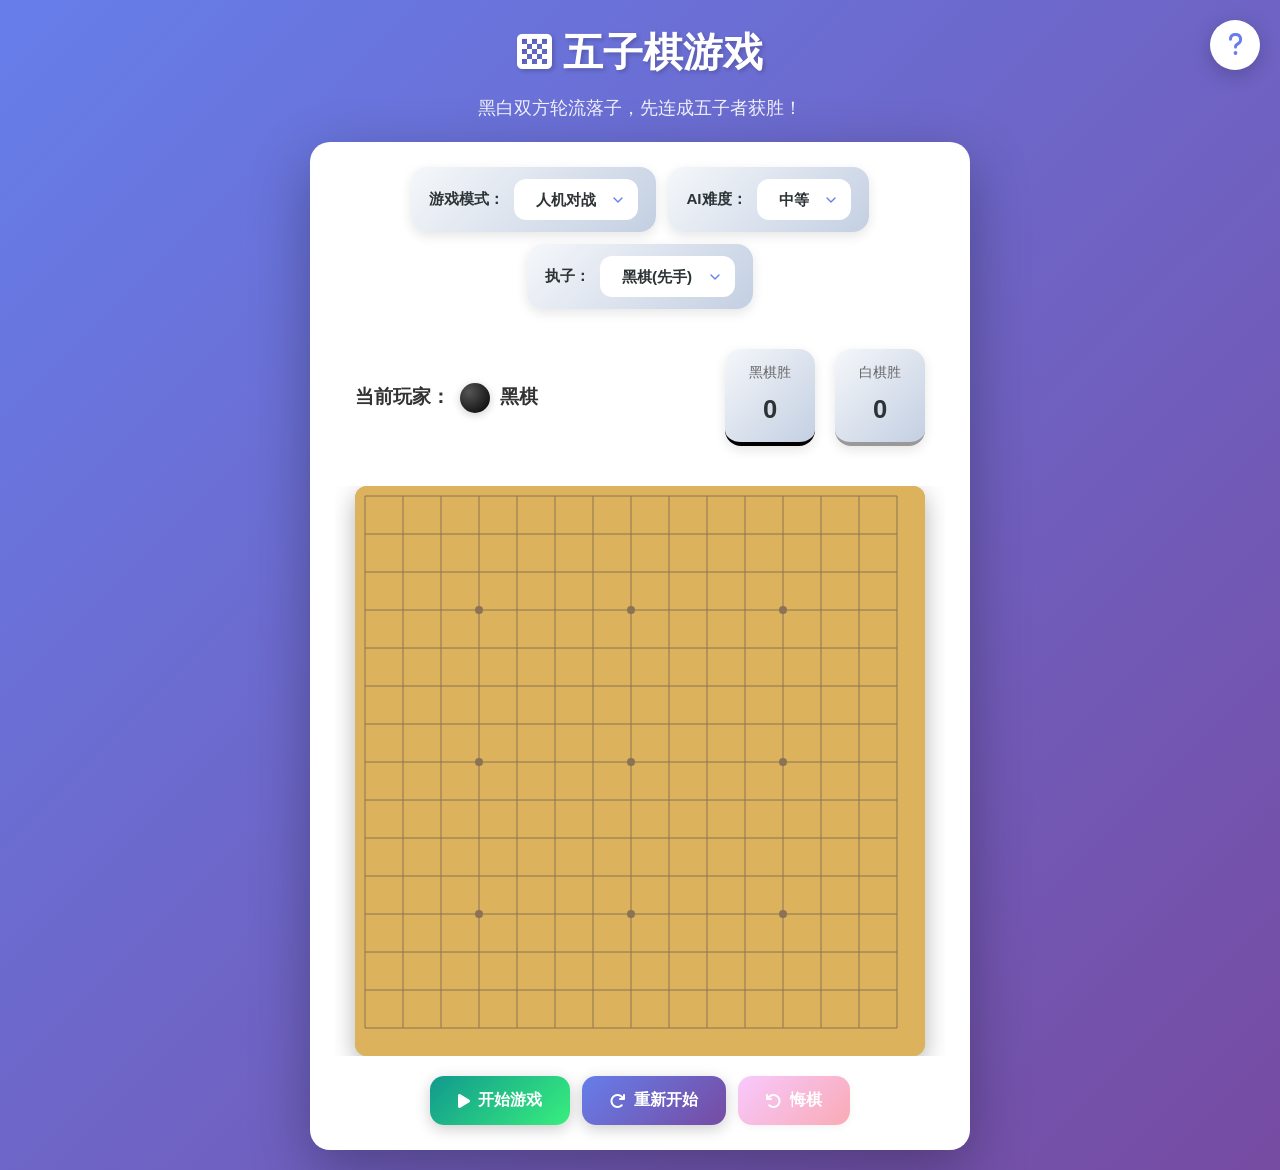
<file: games/gomoku.html>
<!DOCTYPE html>
<html lang="zh-CN">
<head>
    <meta charset="UTF-8">
    <meta name="viewport" content="width=device-width, initial-scale=1.0">
    <title>五子棋游戏 - GameHub</title>
    <link rel="stylesheet" href="../css/style.css">
    <link rel="stylesheet" href="https://cdnjs.cloudflare.com/ajax/libs/font-awesome/6.4.0/css/all.min.css">
    <style>
        * {
            margin: 0;
            padding: 0;
            box-sizing: border-box;
        }

        body {
            font-family: -apple-system, BlinkMacSystemFont, 'Segoe UI', Roboto, 'Helvetica Neue', Arial, sans-serif;
            background: linear-gradient(135deg, #667eea 0%, #764ba2 100%);
            min-height: 100vh;
            display: flex;
            flex-direction: column;
            align-items: center;
            padding: 20px;
        }

        .container {
            max-width: 700px;
            width: 100%;
        }

        .header {
            text-align: center;
            color: white;
            margin-bottom: 20px;
        }

        .header h1 {
            font-size: 2.5rem;
            margin-bottom: 10px;
            text-shadow: 2px 2px 4px rgba(0, 0, 0, 0.2);
        }

        .header p {
            font-size: 1.1rem;
            opacity: 0.9;
        }

        .game-wrapper {
            background: white;
            border-radius: 20px;
            padding: 25px;
            box-shadow: 0 20px 60px rgba(0, 0, 0, 0.3);
        }

        .message {
            text-align: center;
            padding: 20px;
            background: linear-gradient(135deg, #ffeaa7 0%, #fdcb6e 100%);
            border-radius: 10px;
            margin-bottom: 20px;
            display: none;
        }

        .message.show {
            display: block;
        }

        .message h2 {
            color: #d63031;
            margin-bottom: 10px;
        }

        .message p {
            color: #2d3436;
            font-size: 1.1rem;
        }

        .game-settings {
            display: flex;
            gap: 12px;
            margin-bottom: 20px;
            flex-wrap: wrap;
            justify-content: center;
        }

        .settings-group {
            display: flex;
            align-items: center;
            gap: 10px;
            background: linear-gradient(135deg, #f5f7fa 0%, #c3cfe2 100%);
            padding: 12px 18px;
            border-radius: 16px;
            box-shadow: 0 4px 12px rgba(0, 0, 0, 0.1);
            transition: all 0.3s ease;
        }

        .settings-group:hover {
            transform: translateY(-2px);
            box-shadow: 0 6px 20px rgba(0, 0, 0, 0.15);
        }

        .settings-label {
            font-size: 0.95rem;
            color: #2d3436;
            font-weight: 600;
        }

        .settings-select {
            padding: 10px 20px;
            border: 2px solid transparent;
            border-radius: 12px;
            font-size: 0.95rem;
            cursor: pointer;
            background: white;
            transition: all 0.3s ease;
            font-weight: 600;
            color: #2d3436;
            appearance: none;
            -webkit-appearance: none;
            -moz-appearance: none;
            background-image: url("data:image/svg+xml;charset=UTF-8,%3csvg xmlns='http://www.w3.org/2000/svg' viewBox='0 0 24 24' fill='none' stroke='%23667eea' stroke-width='2' stroke-linecap='round' stroke-linejoin='round'%3e%3cpolyline points='6 9 12 15 18 9'%3e%3c/polyline%3e%3c/svg%3e");
            background-repeat: no-repeat;
            background-position: right 10px center;
            background-size: 16px;
            padding-right: 40px;
        }

        .settings-select:hover {
            border-color: #667eea;
            transform: translateY(-1px);
            box-shadow: 0 4px 12px rgba(102, 126, 234, 0.3);
        }

        .settings-select:focus {
            outline: none;
            border-color: #667eea;
            box-shadow: 0 0 0 4px rgba(102, 126, 234, 0.2);
        }

        .game-info {
            display: flex;
            justify-content: space-between;
            align-items: center;
            margin-bottom: 20px;
            flex-wrap: wrap;
            gap: 15px;
        }

        .turn-indicator {
            display: flex;
            align-items: center;
            gap: 10px;
            font-size: 1.2rem;
            font-weight: bold;
            color: #333;
        }

        .turn-stone {
            width: 30px;
            height: 30px;
            border-radius: 50%;
            box-shadow: 0 2px 8px rgba(0, 0, 0, 0.2);
        }

        .turn-stone.black {
            background: radial-gradient(circle at 30% 30%, #555, #000);
        }

        .turn-stone.white {
            background: radial-gradient(circle at 30% 30%, #fff, #ddd);
            border: 1px solid #ccc;
        }

        .ai-thinking {
            display: flex;
            align-items: center;
            gap: 8px;
            color: #667eea;
            font-weight: 600;
            animation: pulse 1.5s ease-in-out infinite;
        }

        .ai-thinking .dots {
            display: inline-block;
        }

        .ai-thinking .dots span {
            animation: bounce 1.4s infinite ease-in-out both;
        }

        .ai-thinking .dots span:nth-child(1) { animation-delay: -0.32s; }
        .ai-thinking .dots span:nth-child(2) { animation-delay: -0.16s; }

        @keyframes pulse {
            0%, 100% { opacity: 1; }
            50% { opacity: 0.7; }
        }

        @keyframes bounce {
            0%, 80%, 100% { transform: scale(0); }
            40% { transform: scale(1); }
        }

        .score-panel {
            display: flex;
            gap: 20px;
        }

        .score-item {
            text-align: center;
            padding: 12px 24px;
            background: linear-gradient(135deg, #f5f7fa 0%, #c3cfe2 100%);
            border-radius: 16px;
            box-shadow: 0 4px 12px rgba(0, 0, 0, 0.1);
            transition: transform 0.3s ease;
        }

        .score-item:hover {
            transform: translateY(-2px);
        }

        .score-item.black {
            border-bottom: 4px solid #000;
        }

        .score-item.white {
            border-bottom: 4px solid #999;
        }

        .score-label {
            font-size: 0.9rem;
            color: #666;
            margin-bottom: 5px;
            font-weight: 500;
        }

        .score-value {
            font-size: 1.6rem;
            font-weight: bold;
            color: #2d3436;
        }

        .board-container {
            display: flex;
            justify-content: center;
            margin-bottom: 20px;
            width: 100%;
            overflow-x: auto;
        }

        #board {
            background: #dcb35c;
            border-radius: 12px;
            box-shadow: 0 8px 25px rgba(0, 0, 0, 0.3);
            cursor: pointer;
            max-width: 100%;
            height: auto;
            transition: box-shadow 0.3s ease;
        }

        #board:hover {
            box-shadow: 0 12px 35px rgba(0, 0, 0, 0.4);
        }

        .controls {
            display: flex;
            gap: 12px;
            justify-content: center;
            flex-wrap: wrap;
        }

        .btn {
            padding: 14px 28px;
            font-size: 1rem;
            border: none;
            border-radius: 14px;
            cursor: pointer;
            transition: all 0.3s ease;
            font-weight: 600;
            display: flex;
            align-items: center;
            gap: 8px;
            box-shadow: 0 4px 15px rgba(0, 0, 0, 0.2);
        }

        .btn-success {
            background: linear-gradient(135deg, #11998e 0%, #38ef7d 100%);
            color: white;
        }

        .btn-success:hover {
            transform: translateY(-3px);
            box-shadow: 0 8px 25px rgba(56, 239, 125, 0.4);
        }

        .btn-success:active {
            transform: translateY(-1px);
        }

        .btn-primary {
            background: linear-gradient(135deg, #667eea 0%, #764ba2 100%);
            color: white;
        }

        .btn-primary:hover {
            transform: translateY(-3px);
            box-shadow: 0 8px 25px rgba(102, 126, 234, 0.4);
        }

        .btn-primary:active {
            transform: translateY(-1px);
        }

        .btn-secondary {
            background: linear-gradient(135deg, #f093fb 0%, #f5576c 100%);
            color: white;
        }

        .btn-secondary:hover {
            transform: translateY(-3px);
            box-shadow: 0 8px 25px rgba(245, 87, 108, 0.4);
        }

        .btn-secondary:active {
            transform: translateY(-1px);
        }

        .btn:disabled {
            opacity: 0.5;
            cursor: not-allowed;
            transform: none;
            box-shadow: 0 2px 8px rgba(0, 0, 0, 0.1);
        }

        .help-button {
            position: fixed;
            top: 20px;
            right: 20px;
            width: 50px;
            height: 50px;
            border-radius: 50%;
            background: white;
            color: #667eea;
            border: none;
            font-size: 1.5rem;
            cursor: pointer;
            box-shadow: 0 5px 20px rgba(0, 0, 0, 0.2);
            transition: all 0.3s ease;
            z-index: 1000;
        }

        .help-button:hover {
            transform: scale(1.1);
            box-shadow: 0 8px 25px rgba(0, 0, 0, 0.3);
        }

        .help-modal {
            display: none;
            position: fixed;
            top: 0;
            left: 0;
            width: 100%;
            height: 100%;
            background: rgba(0, 0, 0, 0.5);
            justify-content: center;
            align-items: center;
            z-index: 2000;
            padding: 20px;
        }

        .help-modal.show {
            display: flex;
        }

        .help-content {
            background: white;
            padding: 35px;
            border-radius: 24px;
            max-width: 520px;
            width: 100%;
            max-height: 80vh;
            overflow-y: auto;
            box-shadow: 0 25px 80px rgba(0, 0, 0, 0.3);
        }

        .help-content h2 {
            color: #667eea;
            margin-bottom: 22px;
            font-size: 1.9rem;
        }

        .help-content h3 {
            color: #2d3436;
            margin-top: 22px;
            margin-bottom: 12px;
            font-size: 1.25rem;
        }

        .help-content p {
            color: #666;
            line-height: 1.7;
            margin-bottom: 12px;
        }

        .help-content ul {
            margin-left: 22px;
            color: #666;
        }

        .help-content li {
            margin-bottom: 10px;
            line-height: 1.6;
        }

        .close-help {
            margin-top: 24px;
            width: 100%;
            padding: 15px;
            background: linear-gradient(135deg, #667eea 0%, #764ba2 100%);
            color: white;
            border: none;
            border-radius: 14px;
            font-size: 1.05rem;
            cursor: pointer;
            font-weight: 600;
            transition: all 0.3s ease;
        }

        .close-help:hover {
            transform: translateY(-2px);
            box-shadow: 0 8px 20px rgba(102, 126, 234, 0.4);
        }

        @media (max-width: 600px) {
            .header h1 {
                font-size: 1.8rem;
            }

            .game-wrapper {
                padding: 18px;
            }

            .game-info {
                flex-direction: column;
                align-items: center;
            }

            .score-panel {
                width: 100%;
                justify-content: space-around;
            }

            .game-settings {
                flex-direction: column;
                align-items: center;
            }

            .settings-group {
                width: 100%;
                justify-content: space-between;
            }

            .btn {
                padding: 12px 24px;
                font-size: 0.95rem;
            }

            .help-button {
                top: 10px;
                right: 10px;
                width: 40px;
                height: 40px;
                font-size: 1.2rem;
            }
        }
    </style>
</head>
<body>
    <div class="container">
        <div class="header">
            <h1><i class="fas fa-chess-board"></i> 五子棋游戏</h1>
            <p>黑白双方轮流落子，先连成五子者获胜！</p>
        </div>

        <div class="game-wrapper">
            <div id="message" class="message">
                <h2>🎉 游戏结束！</h2>
                <p id="winnerText"></p>
            </div>

            <div class="game-settings">
                <div class="settings-group">
                    <span class="settings-label">游戏模式：</span>
                    <select id="gameMode" class="settings-select" onchange="handleModeChange()">
                        <option value="pvp">双人对战</option>
                        <option value="pve" selected>人机对战</option>
                    </select>
                </div>
                <div class="settings-group" id="difficultyGroup">
                    <span class="settings-label">AI难度：</span>
                    <select id="difficulty" class="settings-select">
                        <option value="easy">简单</option>
                        <option value="medium" selected>中等</option>
                        <option value="hard">困难</option>
                    </select>
                </div>
                <div class="settings-group" id="playerColorGroup">
                    <span class="settings-label">执子：</span>
                    <select id="playerColor" class="settings-select">
                        <option value="1" selected>黑棋(先手)</option>
                        <option value="2">白棋(后手)</option>
                    </select>
                </div>
            </div>

            <div class="game-info">
                <div class="turn-indicator">
                    <span>当前玩家：</span>
                    <div id="turnStone" class="turn-stone black"></div>
                    <span id="turnText">黑棋</span>
                </div>
                <div id="aiThinking" class="ai-thinking" style="display: none;">
                    <i class="fas fa-robot"></i>
                    <span>AI思考中</span>
                    <span class="dots">
                        <span>.</span>
                        <span>.</span>
                        <span>.</span>
                    </span>
                </div>
                <div class="score-panel">
                    <div class="score-item black">
                        <div class="score-label">黑棋胜</div>
                        <div id="blackScore" class="score-value">0</div>
                    </div>
                    <div class="score-item white">
                        <div class="score-label">白棋胜</div>
                        <div id="whiteScore" class="score-value">0</div>
                    </div>
                </div>
            </div>

            <div class="board-container">
                <canvas id="board" width="570" height="570"></canvas>
            </div>

            <div class="controls">
                <button id="startBtn" class="btn btn-success" onclick="startGame()">
                    <i class="fas fa-play"></i> 开始游戏
                </button>
                <button class="btn btn-primary" onclick="resetGame()">
                    <i class="fas fa-redo"></i> 重新开始
                </button>
                <button id="undoBtn" class="btn btn-secondary" onclick="undoMove()" disabled>
                    <i class="fas fa-undo"></i> 悔棋
                </button>
            </div>
        </div>
    </div>

    <button class="help-button" onclick="toggleHelp()">
        <i class="fas fa-question"></i>
    </button>

    <div id="helpModal" class="help-modal">
        <div class="help-content">
            <h2>🎮 游戏说明</h2>
            
            <h3>📋 游戏规则</h3>
            <ul>
                <li>五子棋使用 15×15 的棋盘</li>
                <li>黑棋先行，黑白双方轮流落子</li>
                <li>将棋子放在棋盘的交叉点上</li>
                <li>先将五颗棋子连成一线的一方获胜</li>
                <li>连线可以是横、竖、斜四个方向</li>
                <li>如果棋盘下满仍无获胜，则为平局</li>
            </ul>

            <h3>🎯 操作说明</h3>
            <ul>
                <li><strong>开始游戏：</strong>点击"开始游戏"按钮开始</li>
                <li><strong>落子：</strong>点击棋盘上的交叉点放置棋子</li>
                <li><strong>重新开始：</strong>点击重新开始按钮重置游戏</li>
                <li><strong>悔棋：</strong>点击悔棋按钮撤回上一步</li>
                <li><strong>游戏模式：</strong>选择双人对战或人机对战</li>
                <li><strong>AI难度：</strong>选择简单、中等或困难难度</li>
                <li><strong>执子选择：</strong>选择执黑棋（先手）或白棋（后手）</li>
            </ul>

            <h3>💡 游戏技巧</h3>
            <ul>
                <li>优先占据棋盘中心位置</li>
                <li>注意防守，防止对手连成五子</li>
                <li>同时建立多个进攻方向</li>
                <li>利用活三、冲四等战术获胜</li>
            </ul>

            <button class="close-help" onclick="toggleHelp()">
                知道了
            </button>
        </div>
    </div>

    <script>
        const BOARD_SIZE = 15;
        window.CELL_SIZE = 38;
        window.STONE_RADIUS = 16;
        window.PADDING = 10;

        let board = [];
        let currentPlayer = 1;
        let gameOver = false;
        let gameStarted = false;
        let moveHistory = [];
        let lastMove = null;
        let scores = { black: 0, white: 0 };
        let gameMode = 'pve';
        let playerColor = 1;

        const canvas = document.getElementById('board');
        const ctx = canvas.getContext('2d');

        function handleModeChange() {
            updateSettingsVisibility();
        }

        function initBoard() {
            board = [];
            for (let i = 0; i < BOARD_SIZE; i++) {
                board[i] = [];
                for (let j = 0; j < BOARD_SIZE; j++) {
                    board[i][j] = 0;
                }
            }
            currentPlayer = 1;
            gameOver = false;
            gameStarted = false;
            moveHistory = [];
            lastMove = null;
            document.getElementById('message').classList.remove('show');
            document.getElementById('undoBtn').disabled = true;
            document.getElementById('startBtn').disabled = false;
            document.getElementById('startBtn').style.display = 'flex';
            document.getElementById('aiThinking').style.display = 'none';
            
            updateSettingsVisibility();
            updateTurnIndicator();
        }

        function updateSettingsVisibility() {
            const difficultyGroup = document.getElementById('difficultyGroup');
            const playerColorGroup = document.getElementById('playerColorGroup');
            gameMode = document.getElementById('gameMode').value;
            playerColor = parseInt(document.getElementById('playerColor').value);
            
            if (gameMode === 'pvp') {
                difficultyGroup.style.display = 'none';
                playerColorGroup.style.display = 'none';
            } else {
                difficultyGroup.style.display = 'flex';
                playerColorGroup.style.display = 'flex';
            }
        }

        function startGame() {
            gameStarted = true;
            document.getElementById('startBtn').style.display = 'none';
            updateSettingsVisibility();
            
            if (gameMode === 'pve' && playerColor === 2) {
                setTimeout(() => {
                    showAIThinking(true);
                    setTimeout(() => {
                        aiMove();
                    }, 800);
                }, 300);
            }
        }

        function showAIThinking(show) {
            const aiThinking = document.getElementById('aiThinking');
            aiThinking.style.display = show ? 'flex' : 'none';
        }

        function drawBoard() {
            ctx.fillStyle = '#dcb35c';
            ctx.fillRect(0, 0, canvas.width, canvas.height);

            ctx.strokeStyle = '#8b7355';
            ctx.lineWidth = 1;

            for (let i = 0; i < BOARD_SIZE; i++) {
                ctx.beginPath();
                ctx.moveTo(window.PADDING + i * window.CELL_SIZE, window.PADDING);
                ctx.lineTo(window.PADDING + i * window.CELL_SIZE, window.PADDING + (BOARD_SIZE - 1) * window.CELL_SIZE);
                ctx.stroke();

                ctx.beginPath();
                ctx.moveTo(window.PADDING, window.PADDING + i * window.CELL_SIZE);
                ctx.lineTo(window.PADDING + (BOARD_SIZE - 1) * window.CELL_SIZE, window.PADDING + i * window.CELL_SIZE);
                ctx.stroke();
            }

            drawStarPoints();

            for (let i = 0; i < BOARD_SIZE; i++) {
                for (let j = 0; j < BOARD_SIZE; j++) {
                    if (board[i][j] !== 0) {
                        drawStone(i, j, board[i][j], lastMove && lastMove.row === i && lastMove.col === j);
                    }
                }
            }
        }

        function drawStarPoints() {
            ctx.fillStyle = '#8b7355';
            const points = [
                [3, 3], [3, 7], [3, 11],
                [7, 3], [7, 7], [7, 11],
                [11, 3], [11, 7], [11, 11]
            ];
            points.forEach(([x, y]) => {
                ctx.beginPath();
                ctx.arc(window.PADDING + x * window.CELL_SIZE, window.PADDING + y * window.CELL_SIZE, 4, 0, Math.PI * 2);
                ctx.fill();
            });
        }

        function drawStone(row, col, player, isLast) {
            const x = window.PADDING + col * window.CELL_SIZE;
            const y = window.PADDING + row * window.CELL_SIZE;

            ctx.beginPath();
            ctx.arc(x, y, window.STONE_RADIUS, 0, Math.PI * 2);

            if (player === 1) {
                const gradient = ctx.createRadialGradient(x - 5, y - 5, 2, x, y, window.STONE_RADIUS);
                gradient.addColorStop(0, '#555');
                gradient.addColorStop(1, '#000');
                ctx.fillStyle = gradient;
            } else {
                const gradient = ctx.createRadialGradient(x - 5, y - 5, 2, x, y, window.STONE_RADIUS);
                gradient.addColorStop(0, '#fff');
                gradient.addColorStop(1, '#ddd');
                ctx.fillStyle = gradient;
            }
            ctx.fill();

            if (player === 2) {
                ctx.strokeStyle = '#ccc';
                ctx.lineWidth = 1;
                ctx.stroke();
            }

            ctx.shadowColor = 'rgba(0, 0, 0, 0.3)';
            ctx.shadowBlur = 5;
            ctx.shadowOffsetX = 2;
            ctx.shadowOffsetY = 2;
            ctx.stroke();
            ctx.shadowColor = 'transparent';

            if (isLast) {
                ctx.beginPath();
                ctx.arc(x, y, 5, 0, Math.PI * 2);
                ctx.fillStyle = '#e74c3c';
                ctx.fill();
            }
        }

        function placeStone(row, col) {
            if (!gameStarted || gameOver || board[row][col] !== 0) {
                return;
            }

            if (gameMode === 'pve' && currentPlayer !== playerColor) {
                return;
            }

            moveHistory.push({ row, col, player: currentPlayer });
            board[row][col] = currentPlayer;
            lastMove = { row, col, player: currentPlayer };
            drawBoard();

            if (checkWin(row, col)) {
                gameOver = true;
                if (currentPlayer === 1) {
                    scores.black++;
                } else {
                    scores.white++;
                }
                updateScores();
                showWinner(currentPlayer);
            } else if (checkDraw()) {
                gameOver = true;
                showDraw();
            } else {
                currentPlayer = currentPlayer === 1 ? 2 : 1;
                updateTurnIndicator();
                
                if (gameMode === 'pve' && !gameOver && currentPlayer !== playerColor) {
                    showAIThinking(true);
                    setTimeout(() => {
                        aiMove();
                    }, 600);
                }
            }

            document.getElementById('undoBtn').disabled = moveHistory.length === 0;
        }

        function checkWin(row, col) {
            const directions = [
                [[0, 1], [0, -1]],
                [[1, 0], [-1, 0]],
                [[1, 1], [-1, -1]],
                [[1, -1], [-1, 1]]
            ];

            const player = board[row][col];

            for (const [dir1, dir2] of directions) {
                let count = 1;

                let r = row + dir1[0];
                let c = col + dir1[1];
                while (r >= 0 && r < BOARD_SIZE && c >= 0 && c < BOARD_SIZE && board[r][c] === player) {
                    count++;
                    r += dir1[0];
                    c += dir1[1];
                }

                r = row + dir2[0];
                c = col + dir2[1];
                while (r >= 0 && r < BOARD_SIZE && c >= 0 && c < BOARD_SIZE && board[r][c] === player) {
                    count++;
                    r += dir2[0];
                    c += dir2[1];
                }

                if (count >= 5) {
                    return true;
                }
            }

            return false;
        }

        function checkDraw() {
            for (let i = 0; i < BOARD_SIZE; i++) {
                for (let j = 0; j < BOARD_SIZE; j++) {
                    if (board[i][j] === 0) {
                        return false;
                    }
                }
            }
            return true;
        }

        function showWinner(player) {
            showAIThinking(false);
            const message = document.getElementById('message');
            const winnerText = document.getElementById('winnerText');
            winnerText.textContent = player === 1 ? '黑棋获胜！' : '白棋获胜！';
            message.classList.add('show');
        }

        function showDraw() {
            showAIThinking(false);
            const message = document.getElementById('message');
            const winnerText = document.getElementById('winnerText');
            winnerText.textContent = '平局！棋盘已满！';
            message.classList.add('show');
        }

        function updateTurnIndicator() {
            const stone = document.getElementById('turnStone');
            const text = document.getElementById('turnText');
            stone.className = 'turn-stone ' + (currentPlayer === 1 ? 'black' : 'white');
            text.textContent = currentPlayer === 1 ? '黑棋' : '白棋';
        }

        function updateScores() {
            document.getElementById('blackScore').textContent = scores.black;
            document.getElementById('whiteScore').textContent = scores.white;
        }

        function resetGame() {
            initBoard();
            drawBoard();
        }

        function undoMove() {
            if (!gameStarted || moveHistory.length === 0 || gameOver) {
                return;
            }

            if (gameMode === 'pve' && moveHistory.length >= 2) {
                const lastMove1 = moveHistory.pop();
                board[lastMove1.row][lastMove1.col] = 0;
                const aiMove1 = moveHistory.pop();
                board[aiMove1.row][aiMove1.col] = 0;
                currentPlayer = aiMove1.player;
                lastMove = moveHistory.length > 0 ? moveHistory[moveHistory.length - 1] : null;
            } else {
                const lastMove1 = moveHistory.pop();
                board[lastMove1.row][lastMove1.col] = 0;
                currentPlayer = lastMove1.player;
                lastMove = moveHistory.length > 0 ? moveHistory[moveHistory.length - 1] : null;
            }
            
            gameOver = false;
            document.getElementById('message').classList.remove('show');
            showAIThinking(false);
            updateTurnIndicator();
            drawBoard();
            document.getElementById('undoBtn').disabled = moveHistory.length === 0;
        }

        function getPosition(e) {
            const rect = canvas.getBoundingClientRect();
            let x, y;

            if (e.touches) {
                x = e.touches[0].clientX - rect.left;
                y = e.touches[0].clientY - rect.top;
            } else {
                x = e.clientX - rect.left;
                y = e.clientY - rect.top;
            }
            
            const col = Math.round((x - window.PADDING) / window.CELL_SIZE);
            const row = Math.round((y - window.PADDING) / window.CELL_SIZE);

            return { row, col };
        }

        function handleClick(e) {
            e.preventDefault();
            const { row, col } = getPosition(e);

            if (row >= 0 && row < BOARD_SIZE && col >= 0 && col < BOARD_SIZE) {
                placeStone(row, col);
            }
        }

        function toggleHelp() {
            const modal = document.getElementById('helpModal');
            modal.classList.toggle('show');
        }

        function loadScores() {
            const savedScores = localStorage.getItem('gomokuScores');
            if (savedScores) {
                scores = JSON.parse(savedScores);
                updateScores();
            }
        }

        function saveScores() {
            localStorage.setItem('gomokuScores', JSON.stringify(scores));
        }

        const originalUpdateScores = updateScores;
        updateScores = function() {
            originalUpdateScores();
            saveScores();
        };

        function resizeBoard() {
            const containerWidth = canvas.parentElement.clientWidth;
            const maxBoardSize = Math.min(570, containerWidth - 30);
            const scale = maxBoardSize / 570;
            
            canvas.width = maxBoardSize;
            canvas.height = maxBoardSize;
            canvas.style.width = maxBoardSize + 'px';
            canvas.style.height = maxBoardSize + 'px';
            
            window.CELL_SIZE = 38 * scale;
            window.STONE_RADIUS = 16 * scale;
            window.PADDING = 10 * scale;
            
            drawBoard();
        }

        function getScorePattern(count, isBlocked) {
            if (isBlocked === 2) {
                return 0;
            }
            if (count >= 5) return 1000000;
            if (count === 4 && isBlocked === 0) return 100000;
            if (count === 4 && isBlocked === 1) return 10000;
            if (count === 3 && isBlocked === 0) return 10000;
            if (count === 3 && isBlocked === 1) return 1000;
            if (count === 2 && isBlocked === 0) return 1000;
            if (count === 2 && isBlocked === 1) return 100;
            if (count === 1 && isBlocked === 0) return 100;
            if (count === 1 && isBlocked === 1) return 10;
            return 0;
        }

        function evaluateDirection(row, col, dRow, dCol, player) {
            let count = 0;
            let isBlocked = 0;

            let r = row + dRow;
            let c = col + dCol;
            while (r >= 0 && r < BOARD_SIZE && c >= 0 && c < BOARD_SIZE && board[r][c] === player) {
                count++;
                r += dRow;
                c += dCol;
            }
            if (r < 0 || r >= BOARD_SIZE || c < 0 || c >= BOARD_SIZE || board[r][c] !== 0) {
                isBlocked++;
            }

            r = row - dRow;
            c = col - dCol;
            while (r >= 0 && r < BOARD_SIZE && c >= 0 && c < BOARD_SIZE && board[r][c] === player) {
                count++;
                r -= dRow;
                c -= dCol;
            }
            if (r < 0 || r >= BOARD_SIZE || c < 0 || c >= BOARD_SIZE || board[r][c] !== 0) {
                isBlocked++;
            }

            return getScorePattern(count, isBlocked);
        }

        function evaluatePosition(row, col, player) {
            let score = 0;
            const directions = [[0, 1], [1, 0], [1, 1], [1, -1]];
            
            for (const [dr, dc] of directions) {
                score += evaluateDirection(row, col, dr, dc, player);
            }
            
            return score;
        }

        function getEmptyPositions() {
            const positions = [];
            const checked = new Set();
            
            for (let i = 0; i < BOARD_SIZE; i++) {
                for (let j = 0; j < BOARD_SIZE; j++) {
                    if (board[i][j] === 0) {
                        for (let di = -2; di <= 2; di++) {
                            for (let dj = -2; dj <= 2; dj++) {
                                const ni = i + di;
                                const nj = j + dj;
                                if (ni >= 0 && ni < BOARD_SIZE && nj >= 0 && nj < BOARD_SIZE && board[ni][nj] !== 0) {
                                    const key = `${i},${j}`;
                                    if (!checked.has(key)) {
                                        checked.add(key);
                                        positions.push({ row: i, col: j });
                                    }
                                }
                            }
                        }
                    }
                }
            }
            
            if (positions.length === 0) {
                positions.push({ row: 7, col: 7 });
            }
            
            return positions;
        }

        function getDifficultySettings() {
            const difficulty = document.getElementById('difficulty').value;
            switch (difficulty) {
                case 'easy':
                    return { attackWeight: 0.4, defenseWeight: 0.6, randomFactor: 0.3 };
                case 'medium':
                    return { attackWeight: 0.6, defenseWeight: 0.7, randomFactor: 0.1 };
                case 'hard':
                    return { attackWeight: 0.8, defenseWeight: 0.8, randomFactor: 0 };
                default:
                    return { attackWeight: 0.6, defenseWeight: 0.7, randomFactor: 0.1 };
            }
        }

        function aiMove() {
            if (!gameStarted || gameOver) {
                showAIThinking(false);
                return;
            }

            const aiPlayer = playerColor === 1 ? 2 : 1;
            const settings = getDifficultySettings();
            const emptyPositions = getEmptyPositions();
            
            let bestScore = -Infinity;
            let bestMoves = [];

            for (const pos of emptyPositions) {
                const attackScore = evaluatePosition(pos.row, pos.col, aiPlayer);
                const defenseScore = evaluatePosition(pos.row, pos.col, playerColor);
                
                let score = attackScore * settings.attackWeight + defenseScore * settings.defenseWeight;
                
                if (settings.randomFactor > 0) {
                    score += (Math.random() - 0.5) * 100 * settings.randomFactor;
                }

                if (score > bestScore) {
                    bestScore = score;
                    bestMoves = [pos];
                } else if (score === bestScore) {
                    bestMoves.push(pos);
                }
            }

            showAIThinking(false);
            const selectedMove = bestMoves[Math.floor(Math.random() * bestMoves.length)];
            if (selectedMove) {
                moveHistory.push({ row: selectedMove.row, col: selectedMove.col, player: currentPlayer });
                board[selectedMove.row][selectedMove.col] = currentPlayer;
                lastMove = { row: selectedMove.row, col: selectedMove.col, player: currentPlayer };
                drawBoard();

                if (checkWin(selectedMove.row, selectedMove.col)) {
                    gameOver = true;
                    if (currentPlayer === 1) {
                        scores.black++;
                    } else {
                        scores.white++;
                    }
                    updateScores();
                    showWinner(currentPlayer);
                } else if (checkDraw()) {
                    gameOver = true;
                    showDraw();
                } else {
                    currentPlayer = currentPlayer === 1 ? 2 : 1;
                    updateTurnIndicator();
                }

                document.getElementById('undoBtn').disabled = moveHistory.length === 0;
            }
        }

        canvas.addEventListener('click', handleClick);
        canvas.addEventListener('touchstart', handleClick, { passive: false });

        document.getElementById('helpModal').addEventListener('click', function(e) {
            if (e.target === this) {
                toggleHelp();
            }
        });

        window.addEventListener('resize', resizeBoard);
        
        loadScores();
        initBoard();
        resizeBoard();
    </script>
</body>
</html>
</file>
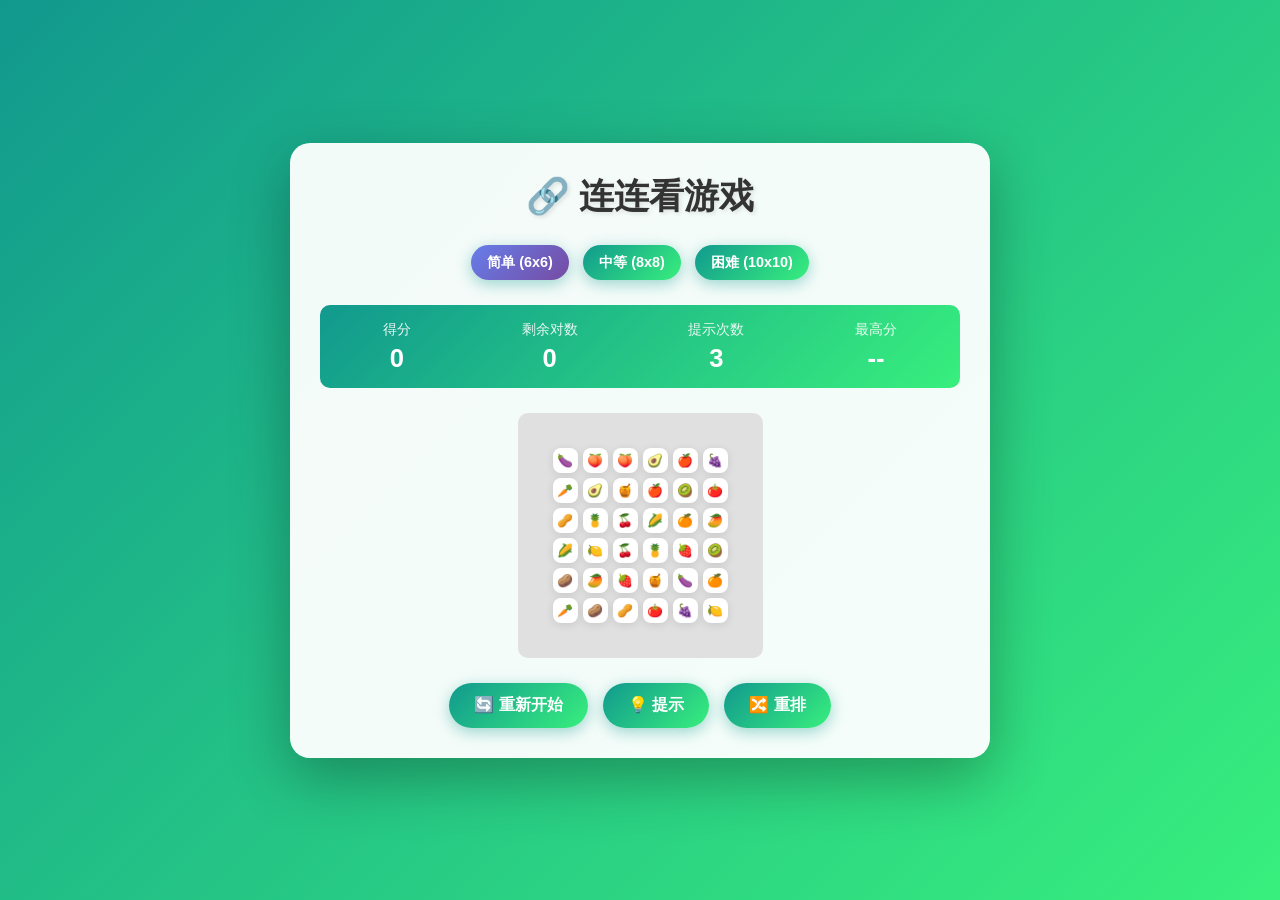
<file: games/link-game.html>
<!DOCTYPE html>
<html lang="zh-CN">
<head>
    <meta charset="UTF-8">
    <meta name="viewport" content="width=device-width, initial-scale=1.0">
    <title>连连看游戏 - GameHub</title>
    <style>
        * {
            margin: 0;
            padding: 0;
            box-sizing: border-box;
        }

        body {
            font-family: 'Arial', sans-serif;
            background: linear-gradient(135deg, #11998e 0%, #38ef7d 100%);
            display: flex;
            flex-direction: column;
            align-items: center;
            justify-content: center;
            min-height: 100vh;
            padding: 20px;
        }

        .game-container {
            background: rgba(255, 255, 255, 0.95);
            border-radius: 20px;
            box-shadow: 0 20px 60px rgba(0, 0, 0, 0.3);
            padding: 30px;
            width: 100%;
            max-width: 700px;
            text-align: center;
            box-sizing: border-box;
            overflow-x: auto;
        }

        h1 {
            color: #333;
            margin-bottom: 20px;
            font-size: 2.2rem;
            text-shadow: 2px 2px 4px rgba(0, 0, 0, 0.1);
        }

        .game-stats {
            display: flex;
            justify-content: space-around;
            margin-bottom: 25px;
            padding: 15px;
            background: linear-gradient(135deg, #11998e 0%, #38ef7d 100%);
            border-radius: 10px;
            color: white;
            flex-wrap: wrap;
            gap: 15px;
        }

        .stat-item {
            display: flex;
            flex-direction: column;
            align-items: center;
        }

        .stat-label {
            font-size: 0.9rem;
            opacity: 0.9;
            margin-bottom: 5px;
        }

        .stat-value {
            font-size: 1.6rem;
            font-weight: bold;
        }

        .game-board {
            display: inline-block;
            margin: 0 auto 25px;
            position: relative;
        }

        .grid {
            display: grid;
            gap: 5px;
            background: #e0e0e0;
            padding: 5px;
            border-radius: 10px;
            position: relative;
        }

        .cell {
            width: 55px;
            height: 55px;
            background: white;
            border-radius: 8px;
            display: flex;
            align-items: center;
            justify-content: center;
            font-size: 2rem;
            cursor: pointer;
            transition: all 0.2s ease;
            box-shadow: 0 2px 8px rgba(0, 0, 0, 0.1);
            user-select: none;
        }

        .cell:hover:not(.empty):not(.selected) {
            transform: scale(1.05);
            box-shadow: 0 4px 12px rgba(0, 0, 0, 0.2);
        }

        .cell.selected {
            background: linear-gradient(135deg, #667eea 0%, #764ba2 100%);
            color: white;
            transform: scale(1.1);
            box-shadow: 0 4px 15px rgba(102, 126, 234, 0.5);
        }

        .cell.matched {
            animation: matchAnim 0.5s ease forwards;
        }

        @keyframes matchAnim {
            0% { transform: scale(1); opacity: 1; }
            50% { transform: scale(1.3); }
            100% { transform: scale(0); opacity: 0; }
        }

        .cell.empty {
            visibility: hidden;
            cursor: default;
            background: transparent;
            box-shadow: none;
        }

        .line-canvas {
            position: absolute;
            top: 0;
            left: 0;
            pointer-events: none;
            pointer-events: none;
        }

        .controls {
            display: flex;
            justify-content: center;
            gap: 15px;
            flex-wrap: wrap;
        }

        button {
            padding: 12px 25px;
            font-size: 1rem;
            font-weight: bold;
            color: #fff;
            background: linear-gradient(135deg, #11998e 0%, #38ef7d 100%);
            border: none;
            border-radius: 25px;
            cursor: pointer;
            transition: all 0.3s ease;
            box-shadow: 0 4px 15px rgba(17, 153, 142, 0.4);
        }

        button:hover {
            transform: translateY(-2px);
            box-shadow: 0 6px 20px rgba(17, 153, 142, 0.6);
        }

        button:active {
            transform: translateY(0);
        }

        .modal {
            position: fixed;
            top: 0;
            left: 0;
            width: 100%;
            height: 100%;
            background: rgba(0, 0, 0, 0.8);
            display: flex;
            align-items: center;
            justify-content: center;
            z-index: 1000;
        }

        .modal-content {
            background: white;
            padding: 40px;
            border-radius: 20px;
            text-align: center;
            max-width: 400px;
            animation: modalIn 0.3s ease;
        }

        @keyframes modalIn {
            from {
                transform: scale(0.8);
                opacity: 0;
            }
            to {
                transform: scale(1);
                opacity: 1;
            }
        }

        .modal-content h2 {
            color: #333;
            margin-bottom: 15px;
            font-size: 2rem;
        }

        .modal-content p {
            color: #666;
            margin-bottom: 20px;
            font-size: 1.1rem;
            line-height: 1.6;
        }

        .hidden {
            display: none !important;
        }

        .level-selector {
            margin-bottom: 20px;
        }

        .level-btn {
            margin: 5px;
            padding: 8px 16px;
            font-size: 0.9rem;
        }

        .level-btn.active {
            background: linear-gradient(135deg, #667eea 0%, #764ba2 100%);
        }

        @media (max-width: 600px) {
            h1 {
                font-size: 1.8rem;
            }

            .game-container {
                padding: 20px;
            }

            .cell {
                width: 40px;
                height: 40px;
                font-size: 1.4rem;
            }
        }

        @media (max-width: 500px) {
            .cell {
                width: 35px;
                height: 35px;
                font-size: 1.2rem;
            }
        }

        @media (max-width: 400px) {
            .cell {
                width: 30px;
                height: 30px;
                font-size: 1rem;
            }

            .grid {
                gap: 3px;
            }
        }
    </style>
</head>
<body>
    <div class="game-container">
        <h1>🔗 连连看游戏</h1>
        
        <div class="level-selector">
            <button class="level-btn active" data-level="easy">简单 (6x6)</button>
            <button class="level-btn" data-level="medium">中等 (8x8)</button>
            <button class="level-btn" data-level="hard">困难 (10x10)</button>
        </div>
        
        <div class="game-stats">
            <div class="stat-item">
                <span class="stat-label">得分</span>
                <span class="stat-value" id="score">0</span>
            </div>
            <div class="stat-item">
                <span class="stat-label">剩余对数</span>
                <span class="stat-value" id="pairs">0</span>
            </div>
            <div class="stat-item">
                <span class="stat-label">提示次数</span>
                <span class="stat-value" id="hints">3</span>
            </div>
            <div class="stat-item">
                <span class="stat-label">最高分</span>
                <span class="stat-value" id="highScore">--</span>
            </div>
        </div>
        
        <div class="game-board">
            <div class="grid" id="grid"></div>
            <canvas class="line-canvas" id="lineCanvas"></canvas>
        </div>
        
        <div class="controls">
            <button id="restartBtn">🔄 重新开始</button>
            <button id="hintBtn">💡 提示</button>
            <button id="shuffleBtn">🔀 重排</button>
        </div>
    </div>

    <div id="winModal" class="modal hidden">
        <div class="modal-content">
            <h2 id="winTitle">🎉 恭喜通关！</h2>
            <p id="winMessage">你完成了游戏！</p>
            <button onclick="restartGame()">再玩一次</button>
        </div>
    </div>

    <div id="noPathModal" class="modal hidden">
        <div class="modal-content">
            <h2>💡 提示</h2>
            <p>没有可连接的对了！请使用重排功能。</p>
            <button onclick="closeNoPathModal()">好的</button>
        </div>
    </div>

    <script>
        const emojis = ['🍎', '🍊', '🍋', '🍇', '🍓', '🍒', '🍑', '🍍', '🥝', '🥭', '🍅', '🥑', '🍆', '🥔', '🥕', '🌽', '🥜', '🍯', '🍩', '🍪', '🎂', '🍰', '🧁', '🍭'];
        
        const levels = {
            easy: { cols: 6, rows: 6, pairs: 18 },
            medium: { cols: 8, rows: 8, pairs: 32 },
            hard: { cols: 10, rows: 10, pairs: 50 }
        };

        let grid = [];
        let selectedCell = null;
        let score = 0;
        let pairsLeft = 0;
        let hintsLeft = 3;
        let currentLevel = 'easy';
        let highScoreKey = '';
        let isAnimating = false;

        const gridElement = document.getElementById('grid');
        const lineCanvas = document.getElementById('lineCanvas');
        const ctx = lineCanvas.getContext('2d');
        const scoreElement = document.getElementById('score');
        const pairsElement = document.getElementById('pairs');
        const hintsElement = document.getElementById('hints');
        const highScoreElement = document.getElementById('highScore');
        const winModal = document.getElementById('winModal');
        const winTitle = document.getElementById('winTitle');
        const winMessage = document.getElementById('winMessage');
        const noPathModal = document.getElementById('noPathModal');
        const restartBtn = document.getElementById('restartBtn');
        const hintBtn = document.getElementById('hintBtn');
        const shuffleBtn = document.getElementById('shuffleBtn');

        function initGame() {
            selectedCell = null;
            score = 0;
            hintsLeft = 3;
            isAnimating = false;
            highScoreKey = `link-game-${currentLevel}`;
            
            updateStats();
            loadHighScore();
            createGrid();
        }

        function createGrid() {
            const config = levels[currentLevel];
            const totalCells = config.cols * config.rows;
            
            grid = [];
            pairsLeft = config.pairs;
            
            const selectedEmojis = emojis.slice(0, config.pairs);
            let cells = [];
            
            for (let i = 0; i < config.pairs; i++) {
                cells.push(selectedEmojis[i]);
                cells.push(selectedEmojis[i]);
            }
            
            while (cells.length < totalCells) {
                cells.push(null);
            }
            
            shuffleArray(cells);
            
            let index = 0;
            for (let y = 0; y < config.rows + 2; y++) {
                grid[y] = [];
                for (let x = 0; x < config.cols + 2; x++) {
                    if (x === 0 || y === 0 || x === config.cols + 1 || y === config.rows + 1) {
                        grid[y][x] = null;
                    } else {
                        grid[y][x] = cells[index++];
                    }
                }
            }
            
            renderGrid();
        }

        function shuffleArray(array) {
            for (let i = array.length - 1; i > 0; i--) {
                const j = Math.floor(Math.random() * (i + 1));
                [array[i], array[j]] = [array[j], array[i]];
            }
        }

        function renderGrid() {
            const config = levels[currentLevel];
            gridElement.innerHTML = '';
            gridElement.style.gridTemplateColumns = `repeat(${config.cols + 2}, 1fr)`;
            
            // 动态计算格子大小
            const containerWidth = gridElement.parentElement.clientWidth;
            const maxCellSize = 55;
            const minCellSize = 25;
            const gap = 5;
            const availableWidth = containerWidth - 20;
            const calculatedCellSize = Math.floor(availableWidth / (config.cols + 2)) - gap;
            const cellSize = Math.max(minCellSize, Math.min(maxCellSize, calculatedCellSize));
            
            const totalWidth = (config.cols + 2) * (cellSize + gap);
            const totalHeight = (config.rows + 2) * (cellSize + gap);
            
            lineCanvas.width = totalWidth;
            lineCanvas.height = totalHeight;
            
            // 更新所有格子的样式
            const style = document.createElement('style');
            style.id = 'dynamic-cell-style';
            const oldStyle = document.getElementById('dynamic-cell-style');
            if (oldStyle) oldStyle.remove();
            style.textContent = `
                .cell {
                    width: ${cellSize}px !important;
                    height: ${cellSize}px !important;
                    font-size: ${Math.max(0.8, cellSize / 35)}rem !important;
                }
            `;
            document.head.appendChild(style);
            
            for (let y = 0; y < config.rows + 2; y++) {
                for (let x = 0; x < config.cols + 2; x++) {
                    const cell = document.createElement('div');
                    cell.className = 'cell';
                    cell.dataset.x = x;
                    cell.dataset.y = y;
                    
                    if (grid[y][x]) {
                        cell.textContent = grid[y][x];
                        cell.addEventListener('click', () => handleCellClick(x, y));
                    } else {
                        cell.classList.add('empty');
                    }
                    
                    gridElement.appendChild(cell);
                }
            }
        }

        function handleCellClick(x, y) {
            if (isAnimating) return;
            if (!grid[y][x]) return;
            
            const cellElement = getCellElement(x, y);
            
            if (selectedCell) {
                if (selectedCell.x === x && selectedCell.y === y) {
                    cellElement.classList.remove('selected');
                    selectedCell = null;
                    return;
                }
                
                if (grid[selectedCell.y][selectedCell.x] === grid[y][x]) {
                    const path = findPath(selectedCell.x, selectedCell.y, x, y);
                    if (path) {
                        drawPath(path);
                        const cell1 = getCellElement(selectedCell.x, selectedCell.y);
                        const cell2 = cellElement;
                        
                        isAnimating = true;
                        cell1.classList.add('matched');
                        cell2.classList.add('matched');
                        
                        setTimeout(() => {
                            grid[selectedCell.y][selectedCell.x] = null;
                            grid[y][x] = null;
                            cell1.classList.add('empty');
                            cell2.classList.add('empty');
                            cell1.classList.remove('selected', 'matched');
                            cell2.classList.remove('selected', 'matched');
                            
                            pairsLeft--;
                            score += 10;
                            updateStats();
                            clearPath();
                            
                            selectedCell = null;
                            isAnimating = false;
                            
                            if (pairsLeft === 0) {
                                winGame();
                            } else if (!hasValidPairs()) {
                                showNoPathModal();
                            }
                        }, 500);
                    } else {
                        getCellElement(selectedCell.x, selectedCell.y).classList.remove('selected');
                        cellElement.classList.add('selected');
                        selectedCell = { x, y };
                    }
                } else {
                    getCellElement(selectedCell.x, selectedCell.y).classList.remove('selected');
                    cellElement.classList.add('selected');
                    selectedCell = { x, y };
                }
            } else {
                cellElement.classList.add('selected');
                selectedCell = { x, y };
            }
        }

        function getCellElement(x, y) {
            return gridElement.children[y * (levels[currentLevel].cols + 2) + x];
        }

        function findPath(x1, y1, x2, y2) {
            const config = levels[currentLevel];
            const visited = Array(config.rows + 2).fill(null).map(() => Array(config.cols + 2).fill(false));
            const queue = [{ x: x1, y: y1, path: [{ x: x1, y: y1 }] }];
            visited[y1][x1] = true;
            
            const directions = [{ dx: 0, dy: -1 }, { dx: 0, dy: 1 }, { dx: -1, dy: 0 }, { dx: 1, dy: 0 }];
            
            while (queue.length > 0) {
                const current = queue.shift();
                
                for (const dir of directions) {
                    let nx = current.x + dir.dx;
                    let ny = current.y + dir.dy;
                    
                    while (nx >= 0 && ny >= 0 && nx <= config.cols + 1 && ny <= config.rows + 1 && !visited[ny][nx]) {
                        if (nx === x2 && ny === y2) {
                            return [...current.path, { x: nx, y: ny }];
                        }
                        
                        if (grid[ny][nx] === null) {
                            visited[ny][nx] = true;
                            queue.push({ x: nx, y: ny, path: [...current.path, { x: nx, y: ny }] });
                        } else {
                            break;
                        }
                        
                        nx += dir.dx;
                        ny += dir.dy;
                    }
                }
            }
            
            return null;
        }

        function drawPath(path) {
            const cellSize = 55;
            const gap = 5;
            const halfCell = cellSize / 2;
            
            ctx.clearRect(0, 0, lineCanvas.width, lineCanvas.height);
            ctx.beginPath();
            ctx.strokeStyle = '#667eea';
            ctx.lineWidth = 4;
            ctx.lineCap = 'round';
            ctx.lineJoin = 'round';
            
            ctx.moveTo(path[0].x * (cellSize + gap) + halfCell, path[0].y * (cellSize + gap) + halfCell);
            
            for (let i = 1; i < path.length; i++) {
                ctx.lineTo(path[i].x * (cellSize + gap) + halfCell, path[i].y * (cellSize + gap) + halfCell);
            }
            
            ctx.stroke();
        }

        function clearPath() {
            ctx.clearRect(0, 0, lineCanvas.width, lineCanvas.height);
        }

        function hasValidPairs() {
            const config = levels[currentLevel];
            const cells = [];
            
            for (let y = 0; y < config.rows + 2; y++) {
                for (let x = 0; x < config.cols + 2; x++) {
                    if (grid[y][x]) {
                        cells.push({ x, y, emoji: grid[y][x] });
                    }
                }
            }
            
            for (let i = 0; i < cells.length; i++) {
                for (let j = i + 1; j < cells.length; j++) {
                    if (cells[i].emoji === cells[j].emoji) {
                        if (findPath(cells[i].x, cells[i].y, cells[j].x, cells[j].y)) {
                            return true;
                        }
                    }
                }
            }
            
            return false;
        }

        function showHint() {
            if (hintsLeft <= 0) return;
            
            const config = levels[currentLevel];
            const cells = [];
            
            for (let y = 0; y < config.rows + 2; y++) {
                for (let x = 0; x < config.cols + 2; x++) {
                    if (grid[y][x]) {
                        cells.push({ x, y, emoji: grid[y][x] });
                    }
                }
            }
            
            for (let i = 0; i < cells.length; i++) {
                for (let j = i + 1; j < cells.length; j++) {
                    if (cells[i].emoji === cells[j].emoji) {
                        if (findPath(cells[i].x, cells[i].y, cells[j].x, cells[j].y)) {
                            const cell1 = getCellElement(cells[i].x, cells[i].y);
                            const cell2 = getCellElement(cells[j].x, cells[j].y);
                            
                            cell1.style.animation = 'pulse 0.5s ease 3';
                            cell2.style.animation = 'pulse 0.5s ease 3';
                            
                            setTimeout(() => {
                                cell1.style.animation = '';
                                cell2.style.animation = '';
                            }, 1500);
                            
                            hintsLeft--;
                            updateStats();
                            return;
                        }
                    }
                }
            }
        }

        function shuffleBoard() {
            const config = levels[currentLevel];
            const cells = [];
            
            for (let y = 0; y < config.rows + 2; y++) {
                for (let x = 0; x < config.cols + 2; x++) {
                    if (grid[y][x]) {
                        cells.push(grid[y][x]);
                    }
                }
            }
            
            shuffleArray(cells);
            
            let index = 0;
            for (let y = 0; y < config.rows + 2; y++) {
                for (let x = 0; x < config.cols + 2; x++) {
                    if (grid[y][x]) {
                        grid[y][x] = cells[index++];
                    }
                }
            }
            
            score = Math.max(0, score - 20);
            updateStats();
            renderGrid();
        }

        function updateStats() {
            scoreElement.textContent = score;
            pairsElement.textContent = pairsLeft;
            hintsElement.textContent = hintsLeft;
        }

        function loadHighScore() {
            const highScore = localStorage.getItem(highScoreKey);
            highScoreElement.textContent = highScore || '--';
        }

        function saveHighScore() {
            const currentHighScore = parseInt(localStorage.getItem(highScoreKey) || '0');
            if (score > currentHighScore) {
                localStorage.setItem(highScoreKey, score);
                highScoreElement.textContent = score;
            }
        }

        function winGame() {
            saveHighScore();
            
            winTitle.textContent = '🎉 恭喜通关！';
            winMessage.innerHTML = `
                你成功消除了所有配对！<br><br>
                最终得分: ${score}
            `;
            winModal.classList.remove('hidden');
        }

        function showNoPathModal() {
            noPathModal.classList.remove('hidden');
        }

        function closeNoPathModal() {
            noPathModal.classList.add('hidden');
        }

        function restartGame() {
            winModal.classList.add('hidden');
            initGame();
        }

        document.querySelectorAll('.level-btn').forEach(btn => {
            btn.addEventListener('click', () => {
                document.querySelectorAll('.level-btn').forEach(b => b.classList.remove('active'));
                btn.classList.add('active');
                currentLevel = btn.dataset.level;
                initGame();
            });
        });

        restartBtn.addEventListener('click', restartGame);
        hintBtn.addEventListener('click', showHint);
        shuffleBtn.addEventListener('click', shuffleBoard);

        const style = document.createElement('style');
        style.textContent = `
            @keyframes pulse {
                0%, 100% { transform: scale(1); box-shadow: 0 2px 8px rgba(0, 0, 0, 0.1); }
                50% { transform: scale(1.1); box-shadow: 0 4px 15px rgba(102, 126, 234, 0.6); }
            }
        `;
        document.head.appendChild(style);

        initGame();
    </script>
</body>
</html>
</file>
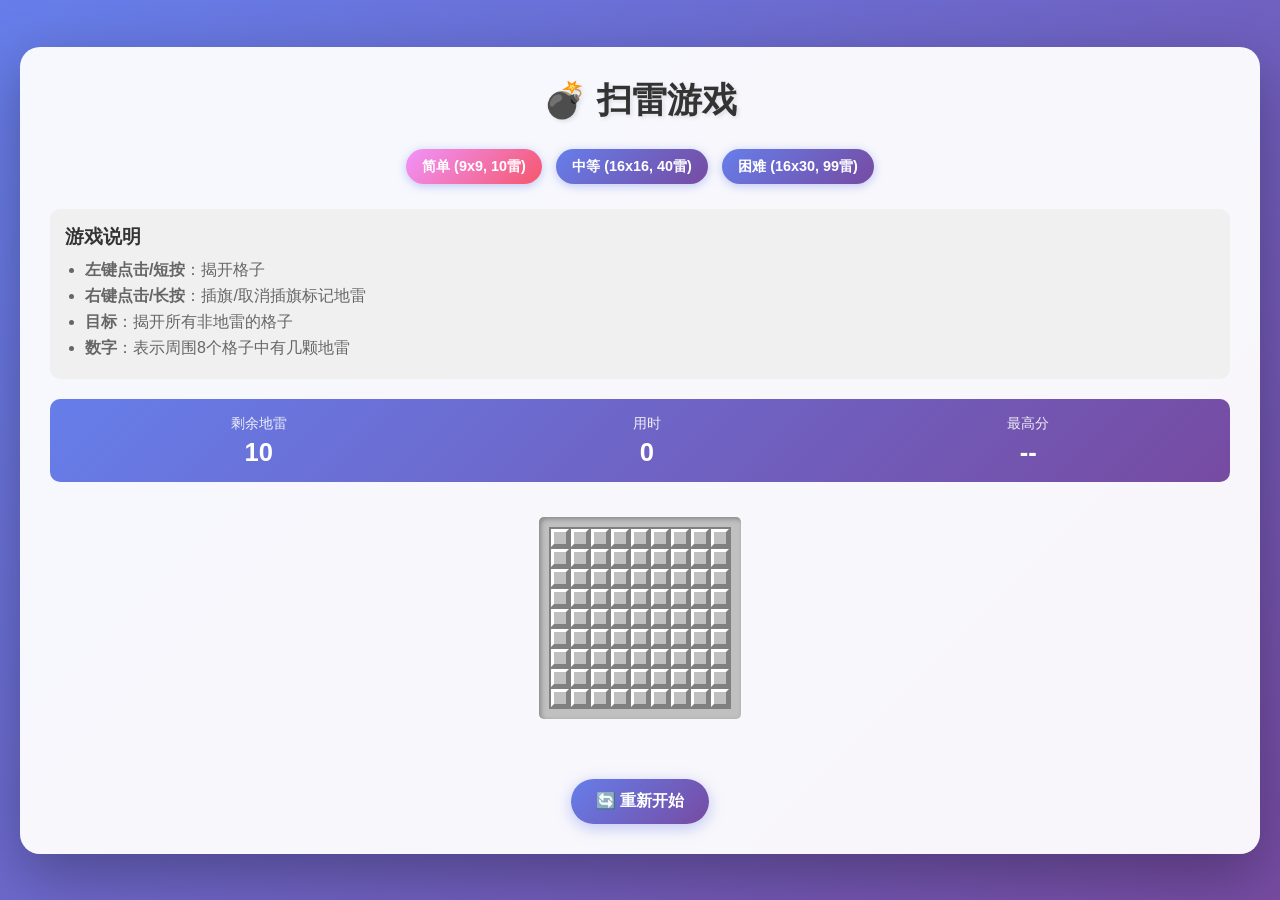
<file: games/minesweeper.html>
<!DOCTYPE html>
<html lang="zh-CN">
<head>
    <meta charset="UTF-8">
    <meta name="viewport" content="width=device-width, initial-scale=1.0">
    <title>扫雷游戏 - GameHub</title>
    <style>
        * {
            margin: 0;
            padding: 0;
            box-sizing: border-box;
        }

        body {
            font-family: 'Arial', sans-serif;
            background: linear-gradient(135deg, #667eea 0%, #764ba2 100%);
            display: flex;
            flex-direction: column;
            align-items: center;
            justify-content: center;
            min-height: 100vh;
            padding: 20px;
        }

        .game-container {
            background: rgba(255, 255, 255, 0.95);
            border-radius: 20px;
            box-shadow: 0 20px 60px rgba(0, 0, 0, 0.3);
            padding: 30px;
            width: 100%;
            max-width: 100%;
            text-align: center;
            box-sizing: border-box;
        }

        .game-board-wrapper {
            width: 100%;
            overflow-x: auto;
            overflow-y: hidden;
            padding: 10px 0;
            margin: 0 auto 25px;
        }

        .game-board {
            display: inline-block;
            padding: 10px;
            background: #c0c0c0;
            border-radius: 5px;
            box-shadow: inset 2px 2px 5px rgba(0, 0, 0, 0.3);
            min-width: fit-content;
        }

        h1 {
            color: #333;
            margin-bottom: 20px;
            font-size: 2.2rem;
            text-shadow: 2px 2px 4px rgba(0, 0, 0, 0.1);
        }

        .level-selector {
            margin-bottom: 20px;
        }

        .level-btn {
            padding: 8px 16px;
            margin: 5px;
            font-size: 0.9rem;
            font-weight: bold;
            color: #fff;
            background: linear-gradient(135deg, #667eea 0%, #764ba2 100%);
            border: none;
            border-radius: 20px;
            cursor: pointer;
            transition: all 0.3s ease;
            box-shadow: 0 2px 10px rgba(102, 126, 234, 0.4);
        }

        .level-btn:hover {
            transform: translateY(-2px);
            box-shadow: 0 4px 15px rgba(102, 126, 234, 0.6);
        }

        .level-btn.active {
            background: linear-gradient(135deg, #f093fb 0%, #f5576c 100%);
        }

        .game-stats {
            display: flex;
            justify-content: space-around;
            margin-bottom: 25px;
            padding: 15px;
            background: linear-gradient(135deg, #667eea 0%, #764ba2 100%);
            border-radius: 10px;
            color: white;
            flex-wrap: wrap;
            gap: 15px;
        }

        .stat-item {
            display: flex;
            flex-direction: column;
            align-items: center;
        }

        .stat-label {
            font-size: 0.9rem;
            opacity: 0.9;
            margin-bottom: 5px;
        }

        .stat-value {
            font-size: 1.6rem;
            font-weight: bold;
        }

        .game-board {
            display: inline-block;
            margin: 0 auto 25px;
            padding: 10px;
            background: #c0c0c0;
            border-radius: 5px;
            box-shadow: inset 2px 2px 5px rgba(0, 0, 0, 0.3);
        }

        .grid {
            display: grid;
            gap: 2px;
            background: #808080;
            padding: 2px;
        }

        .cell {
            width: 35px;
            height: 35px;
            background: #c0c0c0;
            display: flex;
            align-items: center;
            justify-content: center;
            font-size: 1.2rem;
            font-weight: bold;
            cursor: pointer;
            user-select: none;
            border-top: 3px solid #fff;
            border-left: 3px solid #fff;
            border-right: 3px solid #808080;
            border-bottom: 3px solid #808080;
            transition: all 0.1s ease;
        }

        .cell:hover:not(.revealed):not(.flagged) {
            background: #d0d0d0;
        }

        .cell.revealed {
            background: #c0c0c0;
            border: 1px solid #808080;
            cursor: default;
        }

        .cell.flagged {
            background: #c0c0c0;
        }

        .cell.mine {
            background: #ff4444;
            border: 1px solid #808080;
        }

        .cell.wrong-flag {
            background: #ffcc00;
            border: 1px solid #808080;
        }

        .cell .num1 { color: #0000ff; }
        .cell .num2 { color: #008000; }
        .cell .num3 { color: #ff0000; }
        .cell .num4 { color: #000080; }
        .cell .num5 { color: #800000; }
        .cell .num6 { color: #008080; }
        .cell .num7 { color: #000000; }
        .cell .num8 { color: #808080; }

        .controls {
            display: flex;
            justify-content: center;
            gap: 15px;
            flex-wrap: wrap;
        }

        button {
            padding: 12px 25px;
            font-size: 1rem;
            font-weight: bold;
            color: #fff;
            background: linear-gradient(135deg, #667eea 0%, #764ba2 100%);
            border: none;
            border-radius: 25px;
            cursor: pointer;
            transition: all 0.3s ease;
            box-shadow: 0 4px 15px rgba(102, 126, 234, 0.4);
        }

        button:hover {
            transform: translateY(-2px);
            box-shadow: 0 6px 20px rgba(102, 126, 234, 0.6);
        }

        button:active {
            transform: translateY(0);
        }

        .modal {
            position: fixed;
            top: 0;
            left: 0;
            width: 100%;
            height: 100%;
            background: rgba(0, 0, 0, 0.8);
            display: flex;
            align-items: center;
            justify-content: center;
            z-index: 1000;
        }

        .modal-content {
            background: white;
            padding: 40px;
            border-radius: 20px;
            text-align: center;
            max-width: 400px;
            animation: modalIn 0.3s ease;
        }

        @keyframes modalIn {
            from {
                transform: scale(0.8);
                opacity: 0;
            }
            to {
                transform: scale(1);
                opacity: 1;
            }
        }

        .modal-content h2 {
            color: #333;
            margin-bottom: 15px;
            font-size: 2rem;
        }

        .modal-content p {
            color: #666;
            margin-bottom: 20px;
            font-size: 1.1rem;
            line-height: 1.6;
        }

        .hidden {
            display: none !important;
        }

        .instructions {
            margin-bottom: 20px;
            padding: 15px;
            background: #f0f0f0;
            border-radius: 10px;
            text-align: left;
        }

        .instructions h3 {
            color: #333;
            margin-bottom: 10px;
        }

        .instructions ul {
            color: #666;
            padding-left: 20px;
        }

        .instructions li {
            margin: 5px 0;
        }

        @media (max-width: 600px) {
            h1 {
                font-size: 1.8rem;
            }

            .cell {
                width: 28px;
                height: 28px;
                font-size: 1rem;
            }
        }
    </style>
</head>
<body>
    <div class="game-container">
        <h1>💣 扫雷游戏</h1>
        
        <div class="level-selector">
            <button class="level-btn active" data-level="easy">简单 (9x9, 10雷)</button>
            <button class="level-btn" data-level="medium">中等 (16x16, 40雷)</button>
            <button class="level-btn" data-level="hard">困难 (16x30, 99雷)</button>
        </div>
        
        <div class="instructions">
            <h3>游戏说明</h3>
            <ul>
                <li><strong>左键点击/短按</strong>：揭开格子</li>
                <li><strong>右键点击/长按</strong>：插旗/取消插旗标记地雷</li>
                <li><strong>目标</strong>：揭开所有非地雷的格子</li>
                <li><strong>数字</strong>：表示周围8个格子中有几颗地雷</li>
            </ul>
        </div>
        
        <div class="game-stats">
            <div class="stat-item">
                <span class="stat-label">剩余地雷</span>
                <span class="stat-value" id="minesLeft">10</span>
            </div>
            <div class="stat-item">
                <span class="stat-label">用时</span>
                <span class="stat-value" id="timer">0</span>
            </div>
            <div class="stat-item">
                <span class="stat-label">最高分</span>
                <span class="stat-value" id="highScore">--</span>
            </div>
        </div>
        
        <div class="game-board-wrapper">
            <div class="game-board">
                <div class="grid" id="grid"></div>
            </div>
        </div>
        
        <div class="controls">
            <button id="restartBtn">🔄 重新开始</button>
        </div>
    </div>

    <div id="gameOverModal" class="modal hidden">
        <div class="modal-content">
            <h2 id="modalTitle">💥 游戏结束！</h2>
            <p id="modalMessage">很遗憾，你踩到地雷了！</p>
            <button onclick="restartGame()">再玩一次</button>
        </div>
    </div>

    <script>
        const levels = {
            easy: { rows: 9, cols: 9, mines: 10 },
            medium: { rows: 16, cols: 16, mines: 40 },
            hard: { rows: 16, cols: 30, mines: 99 }
        };

        let grid = [];
        let revealed = [];
        let flagged = [];
        let gameOver = false;
        let gameWon = false;
        let firstClick = true;
        let currentLevel = 'easy';
        let minesLeft = 0;
        let timer = 0;
        let timerInterval = null;
        let highScoreKey = '';
        let longPressTimer = null;
        let longPressActive = false;

        const gridElement = document.getElementById('grid');
        const minesLeftElement = document.getElementById('minesLeft');
        const timerElement = document.getElementById('timer');
        const highScoreElement = document.getElementById('highScore');
        const gameOverModal = document.getElementById('gameOverModal');
        const modalTitle = document.getElementById('modalTitle');
        const modalMessage = document.getElementById('modalMessage');
        const restartBtn = document.getElementById('restartBtn');

        function initGame() {
            const config = levels[currentLevel];
            grid = [];
            revealed = [];
            flagged = [];
            gameOver = false;
            gameWon = false;
            firstClick = true;
            minesLeft = config.mines;
            timer = 0;
            highScoreKey = `minesweeper-${currentLevel}`;
            
            if (timerInterval) {
                clearInterval(timerInterval);
                timerInterval = null;
            }
            
            updateStats();
            loadHighScore();
            createGrid();
        }

        function createGrid() {
            const config = levels[currentLevel];
            gridElement.innerHTML = '';
            gridElement.style.gridTemplateColumns = `repeat(${config.cols}, 1fr)`;
            
            // 动态计算格子大小
            const containerWidth = gridElement.parentElement.clientWidth;
            const maxCellSize = 35;
            const minCellSize = 18;
            const gap = 2;
            const availableWidth = containerWidth - 20;
            const calculatedCellSize = Math.floor(availableWidth / config.cols) - gap;
            const cellSize = Math.max(minCellSize, Math.min(maxCellSize, calculatedCellSize));
            
            // 更新所有格子的样式
            const style = document.createElement('style');
            style.id = 'dynamic-cell-style';
            const oldStyle = document.getElementById('dynamic-cell-style');
            if (oldStyle) oldStyle.remove();
            style.textContent = `
                .cell {
                    width: ${cellSize}px !important;
                    height: ${cellSize}px !important;
                    font-size: ${Math.max(0.7, cellSize / 30)}rem !important;
                }
            `;
            document.head.appendChild(style);
            
            for (let y = 0; y < config.rows; y++) {
                grid[y] = [];
                revealed[y] = [];
                flagged[y] = [];
                for (let x = 0; x < config.cols; x++) {
                    grid[y][x] = 0;
                    revealed[y][x] = false;
                    flagged[y][x] = false;
                    
                    const cell = document.createElement('div');
                    cell.className = 'cell';
                    cell.dataset.x = x;
                    cell.dataset.y = y;
                    
                    cell.addEventListener('click', () => handleLeftClick(x, y));
                    cell.addEventListener('contextmenu', (e) => {
                        e.preventDefault();
                        handleRightClick(x, y);
                    });
                    
                    cell.addEventListener('touchstart', (e) => {
                        e.preventDefault();
                        longPressActive = false;
                        longPressTimer = setTimeout(() => {
                            longPressActive = true;
                            handleRightClick(x, y);
                        }, 500);
                    });
                    
                    cell.addEventListener('touchend', (e) => {
                        e.preventDefault();
                        if (longPressTimer) {
                            clearTimeout(longPressTimer);
                            longPressTimer = null;
                        }
                        if (!longPressActive) {
                            handleLeftClick(x, y);
                        }
                        longPressActive = false;
                    });
                    
                    cell.addEventListener('touchmove', (e) => {
                        if (longPressTimer) {
                            clearTimeout(longPressTimer);
                            longPressTimer = null;
                        }
                        longPressActive = false;
                    });
                    
                    gridElement.appendChild(cell);
                }
            }
        }

        function placeMines(firstX, firstY) {
            const config = levels[currentLevel];
            let placedMines = 0;
            
            while (placedMines < config.mines) {
                const x = Math.floor(Math.random() * config.cols);
                const y = Math.floor(Math.random() * config.rows);
                
                if (grid[y][x] !== -1 && !(Math.abs(x - firstX) <= 1 && Math.abs(y - firstY) <= 1)) {
                    grid[y][x] = -1;
                    placedMines++;
                }
            }
            
            for (let y = 0; y < config.rows; y++) {
                for (let x = 0; x < config.cols; x++) {
                    if (grid[y][x] !== -1) {
                        grid[y][x] = countAdjacentMines(x, y);
                    }
                }
            }
        }

        function countAdjacentMines(x, y) {
            const config = levels[currentLevel];
            let count = 0;
            
            for (let dy = -1; dy <= 1; dy++) {
                for (let dx = -1; dx <= 1; dx++) {
                    if (dx === 0 && dy === 0) continue;
                    
                    const nx = x + dx;
                    const ny = y + dy;
                    
                    if (nx >= 0 && nx < config.cols && ny >= 0 && ny < config.rows) {
                        if (grid[ny][nx] === -1) {
                            count++;
                        }
                    }
                }
            }
            
            return count;
        }

        function handleLeftClick(x, y) {
            if (gameOver || gameWon || revealed[y][x] || flagged[y][x]) return;
            
            if (firstClick) {
                firstClick = false;
                placeMines(x, y);
                startTimer();
            }
            
            if (grid[y][x] === -1) {
                gameOver = true;
                clearInterval(timerInterval);
                revealAllMines();
                showGameOver(false);
            } else {
                revealCell(x, y);
                checkWin();
            }
        }

        function handleRightClick(x, y) {
            if (gameOver || gameWon || revealed[y][x]) return;
            
            flagged[y][x] = !flagged[y][x];
            minesLeft += flagged[y][x] ? -1 : 1;
            updateStats();
            renderCell(x, y);
        }

        function revealCell(x, y) {
            const config = levels[currentLevel];
            
            if (x < 0 || x >= config.cols || y < 0 || y >= config.rows) return;
            if (revealed[y][x] || flagged[y][x]) return;
            
            revealed[y][x] = true;
            renderCell(x, y);
            
            if (grid[y][x] === 0) {
                for (let dy = -1; dy <= 1; dy++) {
                    for (let dx = -1; dx <= 1; dx++) {
                        if (dx !== 0 || dy !== 0) {
                            revealCell(x + dx, y + dy);
                        }
                    }
                }
            }
        }

        function revealAllMines() {
            const config = levels[currentLevel];
            
            for (let y = 0; y < config.rows; y++) {
                for (let x = 0; x < config.cols; x++) {
                    if (grid[y][x] === -1) {
                        revealed[y][x] = true;
                        renderCell(x, y);
                    } else if (flagged[y][x]) {
                        const cell = getCellElement(x, y);
                        cell.classList.add('wrong-flag');
                        cell.textContent = '❌';
                    }
                }
            }
        }

        function checkWin() {
            const config = levels[currentLevel];
            let unrevealedCount = 0;
            
            for (let y = 0; y < config.rows; y++) {
                for (let x = 0; x < config.cols; x++) {
                    if (!revealed[y][x]) {
                        unrevealedCount++;
                    }
                }
            }
            
            if (unrevealedCount === config.mines) {
                gameWon = true;
                clearInterval(timerInterval);
                saveHighScore();
                showGameOver(true);
            }
        }

        function renderCell(x, y) {
            const cell = getCellElement(x, y);
            cell.className = 'cell';
            
            if (revealed[y][x]) {
                cell.classList.add('revealed');
                
                if (grid[y][x] === -1) {
                    cell.classList.add('mine');
                    cell.textContent = '💣';
                } else if (grid[y][x] > 0) {
                    const span = document.createElement('span');
                    span.className = `num${grid[y][x]}`;
                    span.textContent = grid[y][x];
                    cell.appendChild(span);
                }
            } else if (flagged[y][x]) {
                cell.classList.add('flagged');
                cell.textContent = '🚩';
            } else {
                cell.textContent = '';
            }
        }

        function getCellElement(x, y) {
            const config = levels[currentLevel];
            return gridElement.children[y * config.cols + x];
        }

        function startTimer() {
            timerInterval = setInterval(() => {
                timer++;
                timerElement.textContent = timer;
            }, 1000);
        }

        function updateStats() {
            minesLeftElement.textContent = minesLeft;
            timerElement.textContent = timer;
        }

        function loadHighScore() {
            const highScore = localStorage.getItem(highScoreKey);
            highScoreElement.textContent = highScore || '--';
        }

        function saveHighScore() {
            const currentHighScore = parseInt(localStorage.getItem(highScoreKey) || '9999');
            if (timer < currentHighScore) {
                localStorage.setItem(highScoreKey, timer);
                highScoreElement.textContent = timer;
            }
        }

        function showGameOver(won) {
            if (won) {
                modalTitle.textContent = '🎉 恭喜胜利！';
                modalMessage.innerHTML = `
                    太棒了！你成功完成了扫雷！<br><br>
                    用时: ${timer} 秒
                `;
            } else {
                modalTitle.textContent = '💥 游戏结束！';
                modalMessage.textContent = '很遗憾，你踩到地雷了！再试一次吧！';
            }
            gameOverModal.classList.remove('hidden');
        }

        function restartGame() {
            gameOverModal.classList.add('hidden');
            initGame();
        }

        document.querySelectorAll('.level-btn').forEach(btn => {
            btn.addEventListener('click', () => {
                document.querySelectorAll('.level-btn').forEach(b => b.classList.remove('active'));
                btn.classList.add('active');
                currentLevel = btn.dataset.level;
                initGame();
            });
        });

        restartBtn.addEventListener('click', restartGame);

        initGame();
    </script>
</body>
</html>
</file>
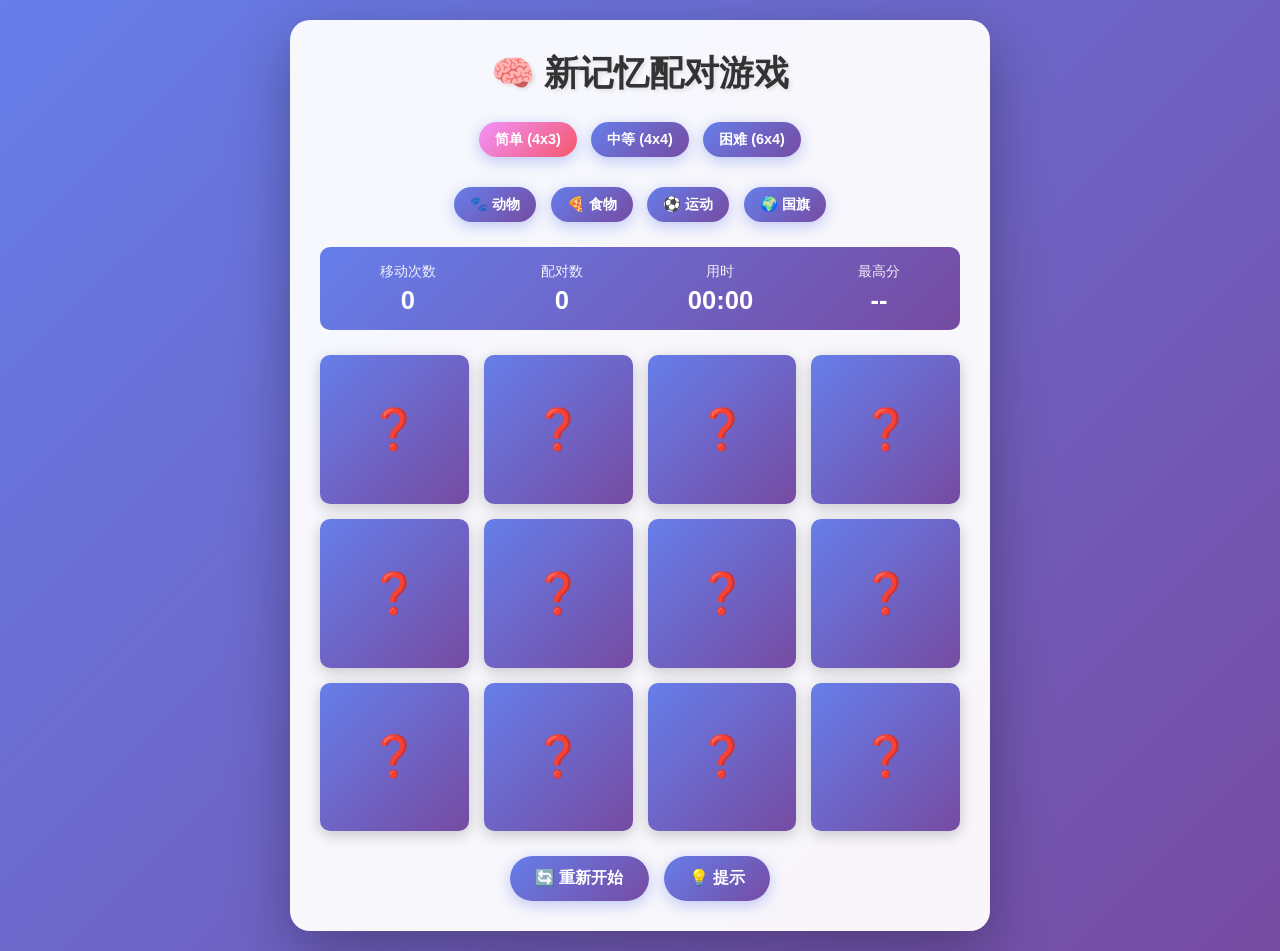
<file: games/new-memory-match.html>
<!DOCTYPE html>
<html lang="zh-CN">
<head>
    <meta charset="UTF-8">
    <meta name="viewport" content="width=device-width, initial-scale=1.0">
    <title>新记忆配对游戏 - GameHub</title>
    <style>
        * {
            margin: 0;
            padding: 0;
            box-sizing: border-box;
        }

        body {
            font-family: 'Arial', sans-serif;
            background: linear-gradient(135deg, #667eea 0%, #764ba2 100%);
            display: flex;
            flex-direction: column;
            align-items: center;
            justify-content: center;
            min-height: 100vh;
            padding: 20px;
        }

        .game-container {
            background: rgba(255, 255, 255, 0.95);
            border-radius: 20px;
            box-shadow: 0 20px 60px rgba(0, 0, 0, 0.3);
            padding: 30px;
            width: 100%;
            max-width: 700px;
            text-align: center;
        }

        h1 {
            color: #333;
            margin-bottom: 20px;
            font-size: 2.2rem;
            text-shadow: 2px 2px 4px rgba(0, 0, 0, 0.1);
        }

        .game-stats {
            display: flex;
            justify-content: space-around;
            margin-bottom: 25px;
            padding: 15px;
            background: linear-gradient(135deg, #667eea 0%, #764ba2 100%);
            border-radius: 10px;
            color: white;
            flex-wrap: wrap;
            gap: 15px;
        }

        .stat-item {
            display: flex;
            flex-direction: column;
            align-items: center;
        }

        .stat-label {
            font-size: 0.9rem;
            opacity: 0.9;
            margin-bottom: 5px;
        }

        .stat-value {
            font-size: 1.6rem;
            font-weight: bold;
        }

        .cards-grid {
            display: grid;
            grid-template-columns: repeat(4, 1fr);
            gap: 15px;
            margin-bottom: 25px;
        }

        .card {
            position: relative;
            width: 100%;
            padding-bottom: 100%;
            perspective: 1000px;
            cursor: pointer;
        }

        .card.flipped .card-inner {
            transform: rotateY(180deg);
        }

        .card.matched .card-inner {
            transform: rotateY(180deg);
        }

        .card.matched {
            animation: matchPulse 0.5s ease;
        }

        @keyframes matchPulse {
            0%, 100% { transform: scale(1); }
            50% { transform: scale(1.05); }
        }

        .card-inner {
            position: absolute;
            top: 0;
            left: 0;
            width: 100%;
            height: 100%;
            transition: transform 0.5s;
            transform-style: preserve-3d;
        }

        .card-front,
        .card-back {
            position: absolute;
            width: 100%;
            height: 100%;
            backface-visibility: hidden;
            border-radius: 10px;
            display: flex;
            align-items: center;
            justify-content: center;
            font-size: 2.5rem;
            box-shadow: 0 4px 15px rgba(0, 0, 0, 0.2);
        }

        .card-front {
            background: linear-gradient(135deg, #667eea 0%, #764ba2 100%);
        }

        .card-back {
            background: linear-gradient(135deg, #f093fb 0%, #f5576c 100%);
            transform: rotateY(180deg);
        }

        .controls {
            display: flex;
            justify-content: center;
            gap: 15px;
            flex-wrap: wrap;
        }

        button {
            padding: 12px 25px;
            font-size: 1rem;
            font-weight: bold;
            color: #fff;
            background: linear-gradient(135deg, #667eea 0%, #764ba2 100%);
            border: none;
            border-radius: 25px;
            cursor: pointer;
            transition: all 0.3s ease;
            box-shadow: 0 4px 15px rgba(102, 126, 234, 0.4);
        }

        button:hover {
            transform: translateY(-2px);
            box-shadow: 0 6px 20px rgba(102, 126, 234, 0.6);
        }

        button:active {
            transform: translateY(0);
        }

        .modal {
            position: fixed;
            top: 0;
            left: 0;
            width: 100%;
            height: 100%;
            background: rgba(0, 0, 0, 0.8);
            display: flex;
            align-items: center;
            justify-content: center;
            z-index: 1000;
        }

        .modal-content {
            background: white;
            padding: 40px;
            border-radius: 20px;
            text-align: center;
            max-width: 400px;
            animation: modalIn 0.3s ease;
        }

        @keyframes modalIn {
            from {
                transform: scale(0.8);
                opacity: 0;
            }
            to {
                transform: scale(1);
                opacity: 1;
            }
        }

        .modal-content h2 {
            color: #333;
            margin-bottom: 15px;
            font-size: 2rem;
        }

        .modal-content p {
            color: #666;
            margin-bottom: 20px;
            font-size: 1.1rem;
            line-height: 1.6;
        }

        .hidden {
            display: none !important;
        }

        .difficulty-selector {
            margin-bottom: 20px;
        }

        .difficulty-btn {
            margin: 5px;
            padding: 8px 16px;
            font-size: 0.9rem;
        }

        .difficulty-btn.active {
            background: linear-gradient(135deg, #f093fb 0%, #f5576c 100%);
        }

        .theme-selector {
            margin-bottom: 20px;
        }

        .theme-btn {
            margin: 5px;
            padding: 8px 16px;
            font-size: 0.9rem;
        }

        @media (max-width: 600px) {
            h1 {
                font-size: 1.8rem;
            }

            .cards-grid {
                grid-template-columns: repeat(4, 1fr);
                gap: 10px;
            }

            .card-front,
            .card-back {
                font-size: 1.8rem;
            }
        }
    </style>
</head>
<body>
    <div class="game-container">
        <h1>🧠 新记忆配对游戏</h1>
        
        <div class="difficulty-selector">
            <button class="difficulty-btn active" data-difficulty="easy">简单 (4x3)</button>
            <button class="difficulty-btn" data-difficulty="medium">中等 (4x4)</button>
            <button class="difficulty-btn" data-difficulty="hard">困难 (6x4)</button>
        </div>

        <div class="theme-selector">
            <button class="theme-btn" data-theme="animals">🐾 动物</button>
            <button class="theme-btn" data-theme="food">🍕 食物</button>
            <button class="theme-btn" data-theme="sports">⚽ 运动</button>
            <button class="theme-btn" data-theme="flags">🌍 国旗</button>
        </div>
        
        <div class="game-stats">
            <div class="stat-item">
                <span class="stat-label">移动次数</span>
                <span class="stat-value" id="moves">0</span>
            </div>
            <div class="stat-item">
                <span class="stat-label">配对数</span>
                <span class="stat-value" id="matches">0</span>
            </div>
            <div class="stat-item">
                <span class="stat-label">用时</span>
                <span class="stat-value" id="timer">00:00</span>
            </div>
            <div class="stat-item">
                <span class="stat-label">最高分</span>
                <span class="stat-value" id="highScore">--</span>
            </div>
        </div>
        
        <div class="cards-grid" id="cardsGrid"></div>
        
        <div class="controls">
            <button id="restartBtn">🔄 重新开始</button>
            <button id="hintBtn">💡 提示</button>
        </div>
    </div>

    <div id="winModal" class="modal hidden">
        <div class="modal-content">
            <h2 id="winTitle">🎉 恭喜你！</h2>
            <p id="winMessage">你完成了游戏！</p>
            <button onclick="restartGame()">再玩一次</button>
        </div>
    </div>

    <script>
        const themes = {
            animals: ['🐶', '🐱', '🐼', '🦊', '🐸', '🦁', '🐯', '🐨', '🐰', '🐻', '🐮', '🐷'],
            food: ['🍕', '🍔', '🌭', '🍟', '🍿', '🧀', '🍩', '🍪', '🍰', '🎂', '🍫', '🍭'],
            sports: ['⚽', '🏀', '🏈', '⚾', '🎾', '🏐', '🏓', '🏸', '🎱', '⛳', '🏹', '🥊'],
            flags: ['🇨🇳', '🇺🇸', '🇯🇵', '🇬🇧', '🇫🇷', '🇩🇪', '🇮🇹', '🇪🇸', '🇧🇷', '🇷🇺', '🇮🇳', '🇦🇺']
        };

        const difficulties = {
            easy: { cols: 4, rows: 3, pairs: 6 },
            medium: { cols: 4, rows: 4, pairs: 8 },
            hard: { cols: 6, rows: 4, pairs: 12 }
        };

        let cards = [];
        let flippedCards = [];
        let matchedPairs = 0;
        let moves = 0;
        let timer = null;
        let seconds = 0;
        let gameStarted = false;
        let currentDifficulty = 'easy';
        let currentTheme = 'animals';
        let highScoreKey = '';

        const cardsGrid = document.getElementById('cardsGrid');
        const movesElement = document.getElementById('moves');
        const matchesElement = document.getElementById('matches');
        const timerElement = document.getElementById('timer');
        const highScoreElement = document.getElementById('highScore');
        const winModal = document.getElementById('winModal');
        const winTitle = document.getElementById('winTitle');
        const winMessage = document.getElementById('winMessage');
        const restartBtn = document.getElementById('restartBtn');
        const hintBtn = document.getElementById('hintBtn');

        function initGame() {
            cards = [];
            flippedCards = [];
            matchedPairs = 0;
            moves = 0;
            seconds = 0;
            gameStarted = false;

            if (timer) {
                clearInterval(timer);
            }

            highScoreKey = `memory-match-${currentDifficulty}-${currentTheme}`;
            updateStats();
            loadHighScore();
            createCards();
        }

        function createCards() {
            const config = difficulties[currentDifficulty];
            const themeEmojis = themes[currentTheme];
            const selectedEmojis = themeEmojis.slice(0, config.pairs);
            
            cards = [];
            for (let i = 0; i < config.pairs; i++) {
                cards.push({ id: i, emoji: selectedEmojis[i], isFlipped: false, isMatched: false });
                cards.push({ id: i, emoji: selectedEmojis[i], isFlipped: false, isMatched: false });
            }

            shuffleArray(cards);
            renderCards();
        }

        function shuffleArray(array) {
            for (let i = array.length - 1; i > 0; i--) {
                const j = Math.floor(Math.random() * (i + 1));
                [array[i], array[j]] = [array[j], array[i]];
            }
        }

        function renderCards() {
            const config = difficulties[currentDifficulty];
            cardsGrid.innerHTML = '';
            cardsGrid.style.gridTemplateColumns = `repeat(${config.cols}, 1fr)`;

            cards.forEach((card, index) => {
                const cardElement = document.createElement('div');
                cardElement.className = 'card';
                cardElement.dataset.index = index;
                cardElement.innerHTML = `
                    <div class="card-inner">
                        <div class="card-front">❓</div>
                        <div class="card-back">${card.emoji}</div>
                    </div>
                `;
                cardElement.addEventListener('click', () => flipCard(index));
                cardsGrid.appendChild(cardElement);
            });
        }

        function flipCard(index) {
            if (!gameStarted) {
                startTimer();
                gameStarted = true;
            }

            const card = cards[index];
            if (card.isFlipped || card.isMatched || flippedCards.length >= 2) {
                return;
            }

            card.isFlipped = true;
            flippedCards.push(index);

            const cardElement = cardsGrid.children[index];
            cardElement.classList.add('flipped');

            if (flippedCards.length === 2) {
                moves++;
                movesElement.textContent = moves;
                checkMatch();
            }
        }

        function checkMatch() {
            const [index1, index2] = flippedCards;
            const card1 = cards[index1];
            const card2 = cards[index2];

            if (card1.id === card2.id) {
                card1.isMatched = true;
                card2.isMatched = true;
                matchedPairs++;
                matchesElement.textContent = matchedPairs;

                const cardElement1 = cardsGrid.children[index1];
                const cardElement2 = cardsGrid.children[index2];
                cardElement1.classList.add('matched');
                cardElement2.classList.add('matched');

                flippedCards = [];

                const config = difficulties[currentDifficulty];
                if (matchedPairs === config.pairs) {
                    winGame();
                }
            } else {
                setTimeout(() => {
                    card1.isFlipped = false;
                    card2.isFlipped = false;

                    const cardElement1 = cardsGrid.children[index1];
                    const cardElement2 = cardsGrid.children[index2];
                    cardElement1.classList.remove('flipped');
                    cardElement2.classList.remove('flipped');

                    flippedCards = [];
                }, 1000);
            }
        }

        function startTimer() {
            timer = setInterval(() => {
                seconds++;
                updateTimer();
            }, 1000);
        }

        function updateTimer() {
            const mins = Math.floor(seconds / 60).toString().padStart(2, '0');
            const secs = (seconds % 60).toString().padStart(2, '0');
            timerElement.textContent = `${mins}:${secs}`;
        }

        function updateStats() {
            movesElement.textContent = moves;
            matchesElement.textContent = matchedPairs;
        }

        function winGame() {
            clearInterval(timer);
            
            const score = calculateScore();
            saveHighScore(score);
            
            winTitle.textContent = '🎉 恭喜获胜！';
            winMessage.innerHTML = `
                你完成了游戏！<br><br>
                用时: ${timerElement.textContent}<br>
                移动次数: ${moves}<br>
                得分: ${score}
            `;
            winModal.classList.remove('hidden');
        }

        function calculateScore() {
            const config = difficulties[currentDifficulty];
            const baseScore = config.pairs * 100;
            const timeBonus = Math.max(0, 300 - seconds) * 2;
            const movesPenalty = Math.max(0, moves - config.pairs) * 5;
            return Math.max(100, baseScore + timeBonus - movesPenalty);
        }

        function loadHighScore() {
            const highScore = localStorage.getItem(highScoreKey);
            highScoreElement.textContent = highScore || '--';
        }

        function saveHighScore(score) {
            const currentHighScore = parseInt(localStorage.getItem(highScoreKey) || '0');
            if (score > currentHighScore) {
                localStorage.setItem(highScoreKey, score);
                highScoreElement.textContent = score;
            }
        }

        function showHint() {
            const unmatchedCards = cards
                .map((card, index) => ({ ...card, index }))
                .filter(card => !card.isMatched && !card.isFlipped);

            if (unmatchedCards.length >= 2) {
                const [card1, card2] = unmatchedCards;
                const cardElement1 = cardsGrid.children[card1.index];
                const cardElement2 = cardsGrid.children[card2.index];
                
                cardElement1.style.animation = 'pulse 0.5s ease 3';
                cardElement2.style.animation = 'pulse 0.5s ease 3';
                
                setTimeout(() => {
                    cardElement1.style.animation = '';
                    cardElement2.style.animation = '';
                }, 1500);
            }
        }

        function restartGame() {
            winModal.classList.add('hidden');
            initGame();
        }

        document.querySelectorAll('.difficulty-btn').forEach(btn => {
            btn.addEventListener('click', () => {
                document.querySelectorAll('.difficulty-btn').forEach(b => b.classList.remove('active'));
                btn.classList.add('active');
                currentDifficulty = btn.dataset.difficulty;
                initGame();
            });
        });

        document.querySelectorAll('.theme-btn').forEach(btn => {
            btn.addEventListener('click', () => {
                currentTheme = btn.dataset.theme;
                initGame();
            });
        });

        restartBtn.addEventListener('click', restartGame);
        hintBtn.addEventListener('click', showHint);

        const style = document.createElement('style');
        style.textContent = `
            @keyframes pulse {
                0%, 100% { transform: scale(1); box-shadow: 0 4px 15px rgba(0, 0, 0, 0.2); }
                50% { transform: scale(1.1); box-shadow: 0 8px 25px rgba(102, 126, 234, 0.6); }
            }
        `;
        document.head.appendChild(style);

        initGame();
    </script>
</body>
</html>
</file>
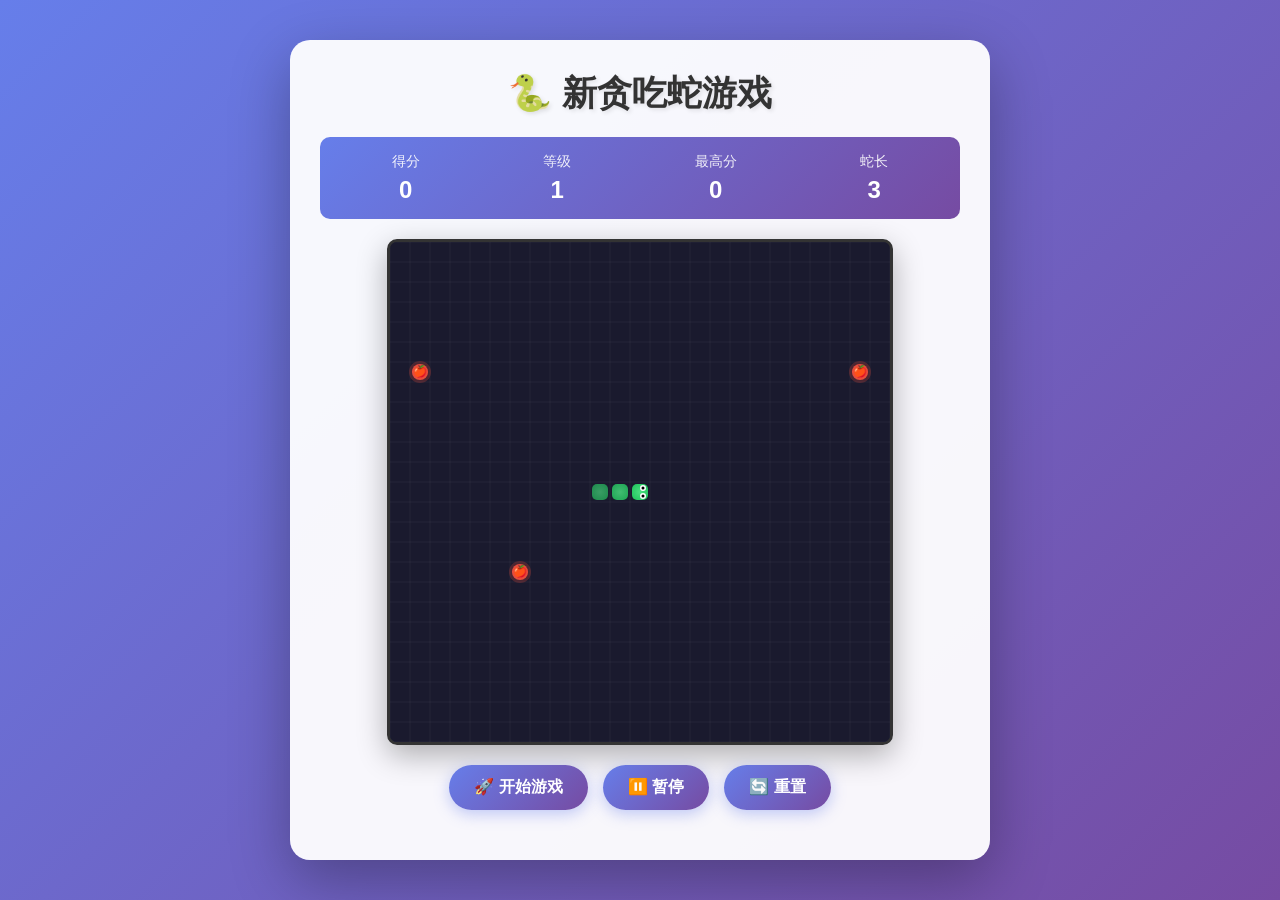
<file: games/snake-game.html>
<!DOCTYPE html>
<html lang="zh-CN">
<head>
    <meta charset="UTF-8">
    <meta name="viewport" content="width=device-width, initial-scale=1.0">
    <title>新贪吃蛇游戏 - GameHub</title>
    <style>
        * {
            margin: 0;
            padding: 0;
            box-sizing: border-box;
        }

        body {
            font-family: 'Arial', sans-serif;
            background: linear-gradient(135deg, #667eea 0%, #764ba2 100%);
            display: flex;
            flex-direction: column;
            align-items: center;
            justify-content: center;
            min-height: 100vh;
            padding: 20px;
        }

        .game-container {
            background: rgba(255, 255, 255, 0.95);
            border-radius: 20px;
            box-shadow: 0 20px 60px rgba(0, 0, 0, 0.3);
            padding: 30px;
            width: 100%;
            max-width: 700px;
            text-align: center;
        }

        h1 {
            color: #333;
            margin-bottom: 20px;
            font-size: 2.2rem;
            text-shadow: 2px 2px 4px rgba(0, 0, 0, 0.1);
        }

        .game-stats {
            display: flex;
            justify-content: space-around;
            margin-bottom: 20px;
            padding: 15px;
            background: linear-gradient(135deg, #667eea 0%, #764ba2 100%);
            border-radius: 10px;
            color: white;
            flex-wrap: wrap;
            gap: 10px;
        }

        .stat-item {
            display: flex;
            flex-direction: column;
            align-items: center;
        }

        .stat-label {
            font-size: 0.9rem;
            opacity: 0.9;
            margin-bottom: 5px;
        }

        .stat-value {
            font-size: 1.5rem;
            font-weight: bold;
        }

        canvas {
            border: 3px solid #333;
            border-radius: 10px;
            background: linear-gradient(180deg, #1a1a2e 0%, #16213e 100%);
            display: block;
            margin: 0 auto 20px;
            box-shadow: 0 10px 30px rgba(0, 0, 0, 0.3);
        }

        .controls {
            display: flex;
            justify-content: center;
            gap: 15px;
            margin-bottom: 20px;
            flex-wrap: wrap;
        }

        button {
            padding: 12px 25px;
            font-size: 1rem;
            font-weight: bold;
            color: #fff;
            background: linear-gradient(135deg, #667eea 0%, #764ba2 100%);
            border: none;
            border-radius: 25px;
            cursor: pointer;
            transition: all 0.3s ease;
            box-shadow: 0 4px 15px rgba(102, 126, 234, 0.4);
        }

        button:hover {
            transform: translateY(-2px);
            box-shadow: 0 6px 20px rgba(102, 126, 234, 0.6);
        }

        button:active {
            transform: translateY(0);
        }

        .mobile-controls {
            display: none;
            flex-direction: column;
            align-items: center;
            gap: 5px;
            margin-top: 20px;
        }

        .mobile-row {
            display: flex;
            gap: 5px;
        }

        .dir-btn {
            width: 70px;
            height: 70px;
            padding: 0;
            font-size: 1.8rem;
            background: linear-gradient(135deg, #f093fb 0%, #f5576c 100%);
        }

        @media (max-width: 768px) {
            h1 {
                font-size: 1.8rem;
            }

            canvas {
                width: 100%;
                height: auto;
            }

            .mobile-controls {
                display: flex;
            }

            .game-stats {
                flex-direction: column;
                gap: 10px;
            }
        }

        .modal {
            position: fixed;
            top: 0;
            left: 0;
            width: 100%;
            height: 100%;
            background: rgba(0, 0, 0, 0.8);
            display: flex;
            align-items: center;
            justify-content: center;
            z-index: 1000;
        }

        .modal-content {
            background: white;
            padding: 40px;
            border-radius: 20px;
            text-align: center;
            max-width: 400px;
            animation: modalIn 0.3s ease;
        }

        @keyframes modalIn {
            from {
                transform: scale(0.8);
                opacity: 0;
            }
            to {
                transform: scale(1);
                opacity: 1;
            }
        }

        .modal-content h2 {
            color: #333;
            margin-bottom: 15px;
            font-size: 2rem;
        }

        .modal-content p {
            color: #666;
            margin-bottom: 20px;
            font-size: 1.1rem;
            line-height: 1.6;
        }

        .hidden {
            display: none !important;
        }

        .power-up-indicator {
            position: absolute;
            padding: 5px 10px;
            background: #f1c40f;
            color: #333;
            border-radius: 5px;
            font-weight: bold;
            font-size: 0.8rem;
            animation: powerUpFade 2s ease forwards;
        }

        @keyframes powerUpFade {
            0% { opacity: 1; transform: translateY(0); }
            100% { opacity: 0; transform: translateY(-50px); }
        }
    </style>
</head>
<body>
    <div class="game-container">
        <h1>🐍 新贪吃蛇游戏</h1>
        <div class="game-stats">
            <div class="stat-item">
                <span class="stat-label">得分</span>
                <span class="stat-value" id="score">0</span>
            </div>
            <div class="stat-item">
                <span class="stat-label">等级</span>
                <span class="stat-value" id="level">1</span>
            </div>
            <div class="stat-item">
                <span class="stat-label">最高分</span>
                <span class="stat-value" id="highScore">0</span>
            </div>
            <div class="stat-item">
                <span class="stat-label">蛇长</span>
                <span class="stat-value" id="snakeLength">3</span>
            </div>
        </div>
        <canvas id="gameCanvas" width="500" height="500"></canvas>
        <div class="controls">
            <button id="startBtn">🚀 开始游戏</button>
            <button id="pauseBtn">⏸️ 暂停</button>
            <button id="resetBtn">🔄 重置</button>
        </div>
        <div class="mobile-controls">
            <div class="mobile-row">
                <button class="dir-btn" id="upBtn">⬆️</button>
            </div>
            <div class="mobile-row">
                <button class="dir-btn" id="leftBtn">⬅️</button>
                <button class="dir-btn" id="downBtn">⬇️</button>
                <button class="dir-btn" id="rightBtn">➡️</button>
            </div>
        </div>
    </div>

    <div id="gameOverModal" class="modal hidden">
        <div class="modal-content">
            <h2 id="modalTitle">游戏结束！</h2>
            <p id="modalMessage">最终得分: 0</p>
            <button onclick="resetGame()">再玩一次</button>
        </div>
    </div>

    <script>
        const canvas = document.getElementById('gameCanvas');
        const ctx = canvas.getContext('2d');
        const scoreElement = document.getElementById('score');
        const levelElement = document.getElementById('level');
        const highScoreElement = document.getElementById('highScore');
        const snakeLengthElement = document.getElementById('snakeLength');
        const startBtn = document.getElementById('startBtn');
        const pauseBtn = document.getElementById('pauseBtn');
        const resetBtn = document.getElementById('resetBtn');
        const upBtn = document.getElementById('upBtn');
        const downBtn = document.getElementById('downBtn');
        const leftBtn = document.getElementById('leftBtn');
        const rightBtn = document.getElementById('rightBtn');
        const gameOverModal = document.getElementById('gameOverModal');
        const modalTitle = document.getElementById('modalTitle');
        const modalMessage = document.getElementById('modalMessage');

        const gridSize = 25;
        const tileSize = canvas.width / gridSize;

        const FOOD_TYPES = {
            NORMAL: { color: '#e74c3c', points: 10, emoji: '🍎' },
            GOLDEN: { color: '#f1c40f', points: 30, emoji: '⭐' },
            SPEED: { color: '#3498db', points: 15, emoji: '⚡' },
            SLOW: { color: '#9b59b6', points: 15, emoji: '🐌' },
            SHIELD: { color: '#2ecc71', points: 20, emoji: '🛡️' },
            GHOST: { color: '#ecf0f1', points: 25, emoji: '👻' }
        };

        let snake = [];
        let direction = 'right';
        let nextDirection = 'right';
        let score = 0;
        let level = 1;
        let highScore = parseInt(localStorage.getItem('snakeHighScore')) || 0;
        let gameSpeed = 150;
        let gameInterval;
        let gameStarted = false;
        let isPaused = false;
        let gameOver = false;
        let foods = [];
        let particles = [];
        let powerUps = {
            speed: false,
            slow: false,
            shield: false,
            ghost: false
        };
        let powerUpTimers = {};

        highScoreElement.textContent = highScore;

        function initGame() {
            snake = [
                { x: 12, y: 12 },
                { x: 11, y: 12 },
                { x: 10, y: 12 }
            ];
            direction = 'right';
            nextDirection = 'right';
            score = 0;
            level = 1;
            gameSpeed = 150;
            gameStarted = false;
            isPaused = false;
            gameOver = false;
            foods = [];
            particles = [];
            powerUps = { speed: false, slow: false, shield: false, ghost: false };
            powerUpTimers = {};

            scoreElement.textContent = score;
            levelElement.textContent = level;
            snakeLengthElement.textContent = snake.length;

            clearInterval(gameInterval);
            generateFoods();
            drawGame();
            gameOverModal.classList.add('hidden');
        }

        function generateFoods() {
            foods = [];
            const foodCount = Math.min(3 + Math.floor(level / 3), 6);
            
            for (let i = 0; i < foodCount; i++) {
                generateSingleFood();
            }
        }

        function generateSingleFood() {
            let food;
            let attempts = 0;
            
            do {
                const foodTypes = Object.keys(FOOD_TYPES);
                let typeIndex = 0;
                const rand = Math.random();
                
                if (rand < 0.5) typeIndex = 0;
                else if (rand < 0.65) typeIndex = 1;
                else if (rand < 0.75) typeIndex = 2;
                else if (rand < 0.85) typeIndex = 3;
                else if (rand < 0.93) typeIndex = 4;
                else typeIndex = 5;

                food = {
                    x: Math.floor(Math.random() * gridSize),
                    y: Math.floor(Math.random() * gridSize),
                    type: foodTypes[typeIndex],
                    pulse: 0
                };
                attempts++;
            } while (isOccupied(food.x, food.y) && attempts < 100);

            if (attempts < 100) {
                foods.push(food);
            }
        }

        function isOccupied(x, y) {
            for (let segment of snake) {
                if (segment.x === x && segment.y === y) return true;
            }
            for (let f of foods) {
                if (f.x === x && f.y === y) return true;
            }
            return false;
        }

        function createParticles(x, y, color, count = 15) {
            for (let i = 0; i < count; i++) {
                particles.push({
                    x: x * tileSize + tileSize / 2,
                    y: y * tileSize + tileSize / 2,
                    dx: (Math.random() - 0.5) * 8,
                    dy: (Math.random() - 0.5) * 8,
                    radius: Math.random() * 4 + 2,
                    color: color,
                    life: 1
                });
            }
        }

        function updateParticles() {
            particles = particles.filter(p => {
                p.x += p.dx;
                p.y += p.dy;
                p.life -= 0.02;
                p.radius *= 0.98;
                return p.life > 0;
            });
        }

        function drawParticles() {
            particles.forEach(p => {
                ctx.beginPath();
                ctx.arc(p.x, p.y, p.radius, 0, Math.PI * 2);
                ctx.fillStyle = p.color;
                ctx.globalAlpha = p.life;
                ctx.fill();
                ctx.closePath();
                ctx.globalAlpha = 1;
            });
        }

        function drawGame() {
            ctx.fillStyle = '#1a1a2e';
            ctx.fillRect(0, 0, canvas.width, canvas.height);

            ctx.strokeStyle = 'rgba(255, 255, 255, 0.05)';
            ctx.lineWidth = 1;
            for (let i = 0; i <= gridSize; i++) {
                ctx.beginPath();
                ctx.moveTo(i * tileSize, 0);
                ctx.lineTo(i * tileSize, canvas.height);
                ctx.stroke();
                ctx.beginPath();
                ctx.moveTo(0, i * tileSize);
                ctx.lineTo(canvas.width, i * tileSize);
                ctx.stroke();
            }

            drawFoods();
            drawSnake();
            drawParticles();
            drawPowerUpIndicators();
        }

        function drawFoods() {
            foods.forEach(food => {
                food.pulse += 0.1;
                const scale = 1 + Math.sin(food.pulse) * 0.1;
                const foodInfo = FOOD_TYPES[food.type];
                const centerX = food.x * tileSize + tileSize / 2;
                const centerY = food.y * tileSize + tileSize / 2;
                const size = (tileSize - 4) * scale;

                ctx.beginPath();
                ctx.arc(centerX, centerY, size / 2 + 3, 0, Math.PI * 2);
                ctx.fillStyle = foodInfo.color + '40';
                ctx.fill();
                ctx.closePath();

                ctx.beginPath();
                ctx.arc(centerX, centerY, size / 2, 0, Math.PI * 2);
                ctx.fillStyle = foodInfo.color;
                ctx.fill();
                ctx.closePath();

                ctx.font = `${size * 0.7}px Arial`;
                ctx.textAlign = 'center';
                ctx.textBaseline = 'middle';
                ctx.fillText(foodInfo.emoji, centerX, centerY);
            });
        }

        function drawSnake() {
            snake.forEach((segment, index) => {
                const isHead = index === 0;
                const gradient = ctx.createRadialGradient(
                    segment.x * tileSize + tileSize / 2,
                    segment.y * tileSize + tileSize / 2,
                    0,
                    segment.x * tileSize + tileSize / 2,
                    segment.y * tileSize + tileSize / 2,
                    tileSize / 2
                );

                if (isHead) {
                    gradient.addColorStop(0, '#4ade80');
                    gradient.addColorStop(1, '#22c55e');
                } else {
                    const alpha = 1 - (index / snake.length) * 0.5;
                    gradient.addColorStop(0, `rgba(74, 222, 128, ${alpha})`);
                    gradient.addColorStop(1, `rgba(34, 197, 94, ${alpha})`);
                }

                if (powerUps.shield && isHead) {
                    ctx.beginPath();
                    ctx.arc(
                        segment.x * tileSize + tileSize / 2,
                        segment.y * tileSize + tileSize / 2,
                        tileSize / 2 + 5,
                        0, Math.PI * 2
                    );
                    ctx.strokeStyle = '#2ecc71';
                    ctx.lineWidth = 3;
                    ctx.stroke();
                    ctx.closePath();
                }

                if (powerUps.ghost) {
                    ctx.globalAlpha = 0.6;
                }

                ctx.beginPath();
                ctx.roundRect(
                    segment.x * tileSize + 2,
                    segment.y * tileSize + 2,
                    tileSize - 4,
                    tileSize - 4,
                    5
                );
                ctx.fillStyle = gradient;
                ctx.fill();
                ctx.closePath();

                ctx.globalAlpha = 1;

                if (isHead) {
                    drawSnakeEyes(segment);
                }
            });
        }

        function drawSnakeEyes(head) {
            const centerX = head.x * tileSize + tileSize / 2;
            const centerY = head.y * tileSize + tileSize / 2;
            const eyeOffset = 4;
            let eye1X, eye1Y, eye2X, eye2Y;

            switch (direction) {
                case 'up':
                    eye1X = centerX - eyeOffset; eye1Y = centerY - 3;
                    eye2X = centerX + eyeOffset; eye2Y = centerY - 3;
                    break;
                case 'down':
                    eye1X = centerX - eyeOffset; eye1Y = centerY + 3;
                    eye2X = centerX + eyeOffset; eye2Y = centerY + 3;
                    break;
                case 'left':
                    eye1X = centerX - 3; eye1Y = centerY - eyeOffset;
                    eye2X = centerX - 3; eye2Y = centerY + eyeOffset;
                    break;
                case 'right':
                    eye1X = centerX + 3; eye1Y = centerY - eyeOffset;
                    eye2X = centerX + 3; eye2Y = centerY + eyeOffset;
                    break;
            }

            ctx.beginPath();
            ctx.arc(eye1X, eye1Y, 3, 0, Math.PI * 2);
            ctx.arc(eye2X, eye2Y, 3, 0, Math.PI * 2);
            ctx.fillStyle = '#fff';
            ctx.fill();
            ctx.closePath();

            ctx.beginPath();
            ctx.arc(eye1X, eye1Y, 1.5, 0, Math.PI * 2);
            ctx.arc(eye2X, eye2Y, 1.5, 0, Math.PI * 2);
            ctx.fillStyle = '#000';
            ctx.fill();
            ctx.closePath();
        }

        function drawPowerUpIndicators() {
            let y = 10;
            const indicators = [];
            
            if (powerUps.speed) indicators.push({ icon: '⚡', color: '#3498db' });
            if (powerUps.slow) indicators.push({ icon: '🐌', color: '#9b59b6' });
            if (powerUps.shield) indicators.push({ icon: '🛡️', color: '#2ecc71' });
            if (powerUps.ghost) indicators.push({ icon: '👻', color: '#ecf0f1' });

            indicators.forEach((ind, i) => {
                ctx.font = '20px Arial';
                ctx.textAlign = 'left';
                ctx.textBaseline = 'top';
                ctx.fillStyle = ind.color;
                ctx.fillText(ind.icon, 10, y + i * 25);
            });
        }

        function moveSnake() {
            direction = nextDirection;

            const head = { ...snake[0] };

            switch (direction) {
                case 'up': head.y--; break;
                case 'down': head.y++; break;
                case 'left': head.x--; break;
                case 'right': head.x++; break;
            }

            if (!powerUps.ghost && checkCollision(head)) {
                if (powerUps.shield) {
                    powerUps.shield = false;
                    direction = getOppositeDirection(direction);
                    nextDirection = direction;
                    return;
                }
                endGame();
                return;
            }

            if (powerUps.ghost) {
                if (head.x < 0) head.x = gridSize - 1;
                if (head.x >= gridSize) head.x = 0;
                if (head.y < 0) head.y = gridSize - 1;
                if (head.y >= gridSize) head.y = 0;
            }

            snake.unshift(head);

            let ate = false;
            for (let i = foods.length - 1; i >= 0; i--) {
                const food = foods[i];
                if (head.x === food.x && head.y === food.y) {
                    const foodInfo = FOOD_TYPES[food.type];
                    score += foodInfo.points;
                    scoreElement.textContent = score;

                    createParticles(food.x, food.y, foodInfo.color);
                    applyPowerUp(food.type);
                    foods.splice(i, 1);
                    generateSingleFood();
                    ate = true;

                    if (score > highScore) {
                        highScore = score;
                        highScoreElement.textContent = highScore;
                        localStorage.setItem('snakeHighScore', highScore);
                    }

                    checkLevelUp();
                    break;
                }
            }

            if (!ate) {
                snake.pop();
            }

            snakeLengthElement.textContent = snake.length;
        }

        function getOppositeDirection(dir) {
            const opposites = { up: 'down', down: 'up', left: 'right', right: 'left' };
            return opposites[dir];
        }

        function applyPowerUp(type) {
            switch (type) {
                case 'SPEED':
                    activatePowerUp('speed', 5000);
                    break;
                case 'SLOW':
                    activatePowerUp('slow', 5000);
                    break;
                case 'SHIELD':
                    activatePowerUp('shield', 8000);
                    break;
                case 'GHOST':
                    activatePowerUp('ghost', 6000);
                    break;
            }
            updateGameSpeed();
        }

        function activatePowerUp(type, duration) {
            powerUps[type] = true;
            if (powerUpTimers[type]) {
                clearTimeout(powerUpTimers[type]);
            }
            powerUpTimers[type] = setTimeout(() => {
                powerUps[type] = false;
                updateGameSpeed();
            }, duration);
        }

        function updateGameSpeed() {
            clearInterval(gameInterval);
            let speed = gameSpeed;
            
            if (powerUps.speed) speed = Math.max(50, speed * 0.6);
            if (powerUps.slow) speed = speed * 1.5;
            
            if (gameStarted && !gameOver) {
                gameInterval = setInterval(gameLoop, speed);
            }
        }

        function checkLevelUp() {
            const newLevel = Math.floor(score / 100) + 1;
            if (newLevel > level) {
                level = newLevel;
                levelElement.textContent = level;
                gameSpeed = Math.max(60, 150 - (level - 1) * 10);
                updateGameSpeed();
            }
        }

        function checkCollision(head) {
            if (!powerUps.ghost) {
                if (head.x < 0 || head.x >= gridSize || head.y < 0 || head.y >= gridSize) {
                    return true;
                }
            }

            for (let i = 1; i < snake.length; i++) {
                if (head.x === snake[i].x && head.y === snake[i].y) {
                    return true;
                }
            }

            return false;
        }

        function endGame() {
            gameOver = true;
            gameStarted = false;
            clearInterval(gameInterval);
            
            modalTitle.textContent = '游戏结束！';
            modalMessage.textContent = `最终得分: ${score}\n到达等级: ${level}\n蛇身长度: ${snake.length}`;
            gameOverModal.classList.remove('hidden');
        }

        function resetGame() {
            initGame();
        }

        function gameLoop() {
            if (!isPaused && !gameOver) {
                moveSnake();
                updateParticles();
            }
            drawGame();
        }

        function changeDirection(newDirection) {
            if (
                (newDirection === 'up' && direction !== 'down') ||
                (newDirection === 'down' && direction !== 'up') ||
                (newDirection === 'left' && direction !== 'right') ||
                (newDirection === 'right' && direction !== 'left')
            ) {
                nextDirection = newDirection;
            }
        }

        document.addEventListener('keydown', function(e) {
            switch (e.key) {
                case 'ArrowUp': case 'w': case 'W':
                    changeDirection('up');
                    e.preventDefault();
                    break;
                case 'ArrowDown': case 's': case 'S':
                    changeDirection('down');
                    e.preventDefault();
                    break;
                case 'ArrowLeft': case 'a': case 'A':
                    changeDirection('left');
                    e.preventDefault();
                    break;
                case 'ArrowRight': case 'd': case 'D':
                    changeDirection('right');
                    e.preventDefault();
                    break;
                case ' ':
                    if (!gameStarted && !gameOver) {
                        startGame();
                    } else {
                        togglePause();
                    }
                    e.preventDefault();
                    break;
                case 'Escape':
                    togglePause();
                    e.preventDefault();
                    break;
            }
        });

        function startGame() {
            if (!gameStarted && !gameOver) {
                gameStarted = true;
                isPaused = false;
                gameInterval = setInterval(gameLoop, gameSpeed);
            }
        }

        function togglePause() {
            if (gameStarted && !gameOver) {
                isPaused = !isPaused;
                pauseBtn.textContent = isPaused ? '▶️ 继续' : '⏸️ 暂停';
            }
        }

        startBtn.addEventListener('click', startGame);
        pauseBtn.addEventListener('click', togglePause);
        resetBtn.addEventListener('click', resetGame);

        upBtn.addEventListener('touchstart', (e) => { e.preventDefault(); changeDirection('up'); });
        downBtn.addEventListener('touchstart', (e) => { e.preventDefault(); changeDirection('down'); });
        leftBtn.addEventListener('touchstart', (e) => { e.preventDefault(); changeDirection('left'); });
        rightBtn.addEventListener('touchstart', (e) => { e.preventDefault(); changeDirection('right'); });

        upBtn.addEventListener('mousedown', () => changeDirection('up'));
        downBtn.addEventListener('mousedown', () => changeDirection('down'));
        leftBtn.addEventListener('mousedown', () => changeDirection('left'));
        rightBtn.addEventListener('mousedown', () => changeDirection('right'));

        canvas.addEventListener('click', function() {
            if (!gameStarted && !gameOver) {
                startGame();
            }
        });

        initGame();
    </script>
</body>
</html>
</file>
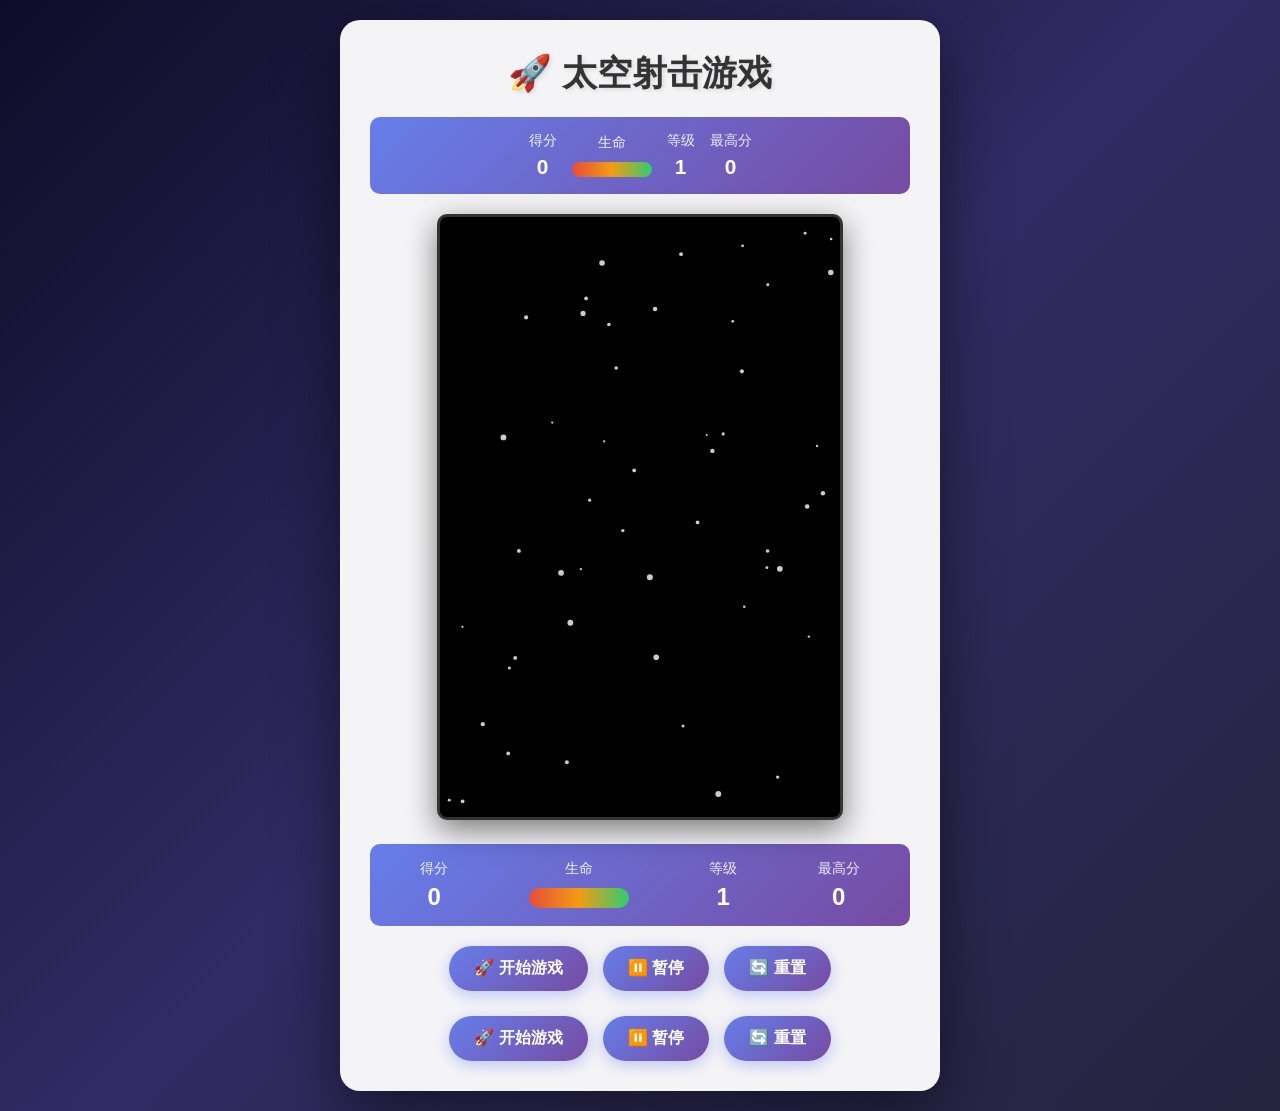
<file: games/space-shooter.html>
<!DOCTYPE html>
<html lang="zh-CN">
<head>
    <meta charset="UTF-8">
    <meta name="viewport" content="width=device-width, initial-scale=1.0">
    <title>太空射击游戏 - GameHub</title>
    <style>
        * {
            margin: 0;
            padding: 0;
            box-sizing: border-box;
        }

        body {
            font-family: 'Arial', sans-serif;
            background: linear-gradient(135deg, #0f0c29 0%, #302b63 50%, #24243e 100%);
            display: flex;
            flex-direction: column;
            align-items: center;
            justify-content: center;
            min-height: 100vh;
            padding: 20px;
        }

        .game-container {
            background: rgba(255, 255, 255, 0.95);
            border-radius: 20px;
            box-shadow: 0 20px 60px rgba(0, 0, 0, 0.5);
            padding: 30px;
            width: 100%;
            max-width: 600px;
            text-align: center;
        }

        h1 {
            color: #333;
            margin-bottom: 20px;
            font-size: 2.2rem;
            text-shadow: 2px 2px 4px rgba(0, 0, 0, 0.1);
        }

        canvas {
            border: 3px solid #333;
            border-radius: 10px;
            background: #000;
            box-shadow: 0 10px 30px rgba(0, 0, 0, 0.5);
        }

        .top-stats {
            display: flex;
            justify-content: center;
            align-items: center;
            margin-bottom: 20px;
            padding: 15px;
            background: linear-gradient(135deg, #667eea 0%, #764ba2 100%);
            border-radius: 10px;
            color: white;
            flex-wrap: wrap;
            gap: 15px;
        }

        .top-stats .stat-item {
            display: flex;
            flex-direction: column;
            align-items: center;
        }

        .top-stats .stat-label {
            font-size: 0.85rem;
            opacity: 0.9;
            margin-bottom: 5px;
        }

        .top-stats .stat-value {
            font-size: 1.3rem;
            font-weight: bold;
        }

        .top-stats .health-bar {
            width: 80px;
            height: 15px;
            background: rgba(255, 255, 255, 0.3);
            border-radius: 10px;
            overflow: hidden;
            margin-top: 5px;
        }

        .game-stats {
            display: flex;
            justify-content: space-around;
            margin-top: 20px;
            padding: 15px;
            background: linear-gradient(135deg, #667eea 0%, #764ba2 100%);
            border-radius: 10px;
            color: white;
            flex-wrap: wrap;
            gap: 10px;
        }

        .stat-item {
            display: flex;
            flex-direction: column;
            align-items: center;
        }

        .stat-label {
            font-size: 0.9rem;
            opacity: 0.9;
            margin-bottom: 5px;
        }

        .stat-value {
            font-size: 1.5rem;
            font-weight: bold;
        }

        .health-bar {
            width: 100px;
            height: 20px;
            background: rgba(255, 255, 255, 0.3);
            border-radius: 10px;
            overflow: hidden;
            margin-top: 5px;
        }

        .health-fill {
            height: 100%;
            background: linear-gradient(90deg, #e74c3c 0%, #f39c12 50%, #2ecc71 100%);
            transition: width 0.3s ease;
        }

        .controls {
            display: flex;
            justify-content: center;
            gap: 15px;
            margin-top: 20px;
            flex-wrap: wrap;
        }

        .bottom-controls {
            margin-top: 25px;
        }

        .desktop-only {
            display: flex;
        }

        button {
            padding: 12px 25px;
            font-size: 1rem;
            font-weight: bold;
            color: #fff;
            background: linear-gradient(135deg, #667eea 0%, #764ba2 100%);
            border: none;
            border-radius: 25px;
            cursor: pointer;
            transition: all 0.3s ease;
            box-shadow: 0 4px 15px rgba(102, 126, 234, 0.4);
        }

        button:hover {
            transform: translateY(-2px);
            box-shadow: 0 6px 20px rgba(102, 126, 234, 0.6);
        }

        button:active {
            transform: translateY(0);
        }

        .mobile-controls {
            display: none;
            flex-direction: column;
            align-items: center;
            gap: 8px;
            margin-top: 15px;
            padding-top: 5px;
        }

        .mobile-row {
            display: flex;
            gap: 8px;
        }

        .dir-btn {
            width: 55px;
            height: 55px;
            padding: 0;
            font-size: 1.4rem;
            background: linear-gradient(135deg, #f093fb 0%, #f5576c 100%);
        }

        .fire-btn {
            width: 90px;
            padding: 12px;
            font-size: 0.95rem;
            background: linear-gradient(135deg, #f093fb 0%, #f5576c 100%);
        }

        @media (max-width: 600px) {
            h1 {
                font-size: 1.8rem;
            }

            canvas {
                width: 100%;
                height: auto;
            }

            .mobile-controls {
                display: flex;
            }

            .desktop-only {
                display: none !important;
            }

            .top-stats {
                gap: 10px;
                padding: 12px;
            }

            .top-stats .stat-value {
                font-size: 1.1rem;
            }

            .top-stats .stat-label {
                font-size: 0.75rem;
            }
        }

        .modal {
            position: fixed;
            top: 0;
            left: 0;
            width: 100%;
            height: 100%;
            background: rgba(0, 0, 0, 0.8);
            display: flex;
            align-items: center;
            justify-content: center;
            z-index: 1000;
        }

        .modal-content {
            background: white;
            padding: 40px;
            border-radius: 20px;
            text-align: center;
            max-width: 400px;
            animation: modalIn 0.3s ease;
        }

        @keyframes modalIn {
            from {
                transform: scale(0.8);
                opacity: 0;
            }
            to {
                transform: scale(1);
                opacity: 1;
            }
        }

        .modal-content h2 {
            color: #333;
            margin-bottom: 15px;
            font-size: 2rem;
        }

        .modal-content p {
            color: #666;
            margin-bottom: 20px;
            font-size: 1.1rem;
            line-height: 1.6;
        }

        .hidden {
            display: none !important;
        }
    </style>
</head>
<body>
    <div class="game-container">
        <h1>🚀 太空射击游戏</h1>
        <div class="top-stats">
            <div class="stat-item">
                <span class="stat-label">得分</span>
                <span class="stat-value" id="score">0</span>
            </div>
            <div class="stat-item">
                <span class="stat-label">生命</span>
                <div class="health-bar">
                    <div class="health-fill" id="healthBar" style="width: 100%;"></div>
                </div>
            </div>
            <div class="stat-item">
                <span class="stat-label">等级</span>
                <span class="stat-value" id="level">1</span>
            </div>
            <div class="stat-item">
                <span class="stat-label">最高分</span>
                <span class="stat-value" id="highScore">0</span>
            </div>
        </div>
        <canvas id="gameCanvas" width="400" height="600"></canvas>
        <div class="game-stats desktop-only">
            <div class="stat-item">
                <span class="stat-label">得分</span>
                <span class="stat-value" id="scoreDesktop">0</span>
            </div>
            <div class="stat-item">
                <span class="stat-label">生命</span>
                <div class="health-bar">
                    <div class="health-fill" id="healthBarDesktop" style="width: 100%;"></div>
                </div>
            </div>
            <div class="stat-item">
                <span class="stat-label">等级</span>
                <span class="stat-value" id="levelDesktop">1</span>
            </div>
            <div class="stat-item">
                <span class="stat-label">最高分</span>
                <span class="stat-value" id="highScoreDesktop">0</span>
            </div>
        </div>
        <div class="controls desktop-only">
            <button id="startBtn">🚀 开始游戏</button>
            <button id="pauseBtn">⏸️ 暂停</button>
            <button id="resetBtn">🔄 重置</button>
        </div>
        <div class="mobile-controls">
            <div class="mobile-row">
                <button class="dir-btn" id="leftBtn">⬅️</button>
                <button class="dir-btn" id="upBtn">⬆️</button>
                <button class="dir-btn" id="downBtn">⬇️</button>
                <button class="dir-btn" id="rightBtn">➡️</button>
            </div>
            <div class="mobile-row">
                <button class="fire-btn" id="fireBtn">🔫 射击</button>
            </div>
        </div>
        <div class="controls bottom-controls">
            <button id="startBtnMobile">🚀 开始游戏</button>
            <button id="pauseBtnMobile">⏸️ 暂停</button>
            <button id="resetBtnMobile">🔄 重置</button>
        </div>
    </div>

    <div id="gameOverModal" class="modal hidden">
        <div class="modal-content">
            <h2 id="modalTitle">游戏结束！</h2>
            <p id="modalMessage">最终得分: 0</p>
            <button onclick="resetGame()">再来一局</button>
        </div>
    </div>

    <script>
        const canvas = document.getElementById('gameCanvas');
        const ctx = canvas.getContext('2d');
        const scoreElement = document.getElementById('score');
        const scoreElementDesktop = document.getElementById('scoreDesktop');
        const healthBar = document.getElementById('healthBar');
        const healthBarDesktop = document.getElementById('healthBarDesktop');
        const levelElement = document.getElementById('level');
        const levelElementDesktop = document.getElementById('levelDesktop');
        const highScoreElement = document.getElementById('highScore');
        const highScoreElementDesktop = document.getElementById('highScoreDesktop');
        const startBtn = document.getElementById('startBtn');
        const startBtnMobile = document.getElementById('startBtnMobile');
        const pauseBtn = document.getElementById('pauseBtn');
        const pauseBtnMobile = document.getElementById('pauseBtnMobile');
        const resetBtn = document.getElementById('resetBtn');
        const resetBtnMobile = document.getElementById('resetBtnMobile');
        const leftBtn = document.getElementById('leftBtn');
        const rightBtn = document.getElementById('rightBtn');
        const upBtn = document.getElementById('upBtn');
        const downBtn = document.getElementById('downBtn');
        const fireBtn = document.getElementById('fireBtn');
        const gameOverModal = document.getElementById('gameOverModal');
        const modalTitle = document.getElementById('modalTitle');
        const modalMessage = document.getElementById('modalMessage');

        let player = null;
        let bullets = [];
        let enemies = [];
        let enemyBullets = [];
        let particles = [];
        let powerUps = [];
        let stars = [];
        let score = 0;
        let level = 1;
        let highScore = parseInt(localStorage.getItem('spaceShooterHighScore')) || 0;
        let gameStarted = false;
        let isPaused = false;
        let gameOver = false;
        let gameInterval = null;
        let enemySpawnRate = 2000;
        let lastEnemySpawn = 0;
        let keys = {};
        let lastShot = 0;
        let shootCooldown = 250;

        highScoreElement.textContent = highScore;

        class Player {
            constructor() {
                this.x = canvas.width / 2;
                this.y = canvas.height - 60;
                this.width = 40;
                this.height = 50;
                this.speed = 5;
                this.health = 100;
                this.maxHealth = 100;
                this.invincible = false;
                this.invincibleTime = 0;
            }

            draw() {
                if (this.invincible && Math.floor(Date.now() / 100) % 2 === 0) {
                    return;
                }
                
                ctx.save();
                ctx.translate(this.x, this.y);
                
                ctx.fillStyle = '#3498db';
                ctx.beginPath();
                ctx.moveTo(0, -25);
                ctx.lineTo(20, 20);
                ctx.lineTo(0, 10);
                ctx.lineTo(-20, 20);
                ctx.closePath();
                ctx.fill();
                
                ctx.fillStyle = '#2980b9';
                ctx.beginPath();
                ctx.moveTo(0, -25);
                ctx.lineTo(10, 5);
                ctx.lineTo(0, 10);
                ctx.lineTo(-10, 5);
                ctx.closePath();
                ctx.fill();
                
                ctx.fillStyle = '#e74c3c';
                ctx.beginPath();
                ctx.moveTo(-10, 20);
                ctx.lineTo(0, 35);
                ctx.lineTo(10, 20);
                ctx.closePath();
                ctx.fill();
                
                ctx.fillStyle = '#f39c12';
                ctx.beginPath();
                ctx.moveTo(-5, 20);
                ctx.lineTo(0, 28);
                ctx.lineTo(5, 20);
                ctx.closePath();
                ctx.fill();
                
                ctx.restore();
            }

            update() {
                if (keys['ArrowLeft'] || keys['a']) this.x -= this.speed;
                if (keys['ArrowRight'] || keys['d']) this.x += this.speed;
                if (keys['ArrowUp'] || keys['w']) this.y -= this.speed;
                if (keys['ArrowDown'] || keys['s']) this.y += this.speed;

                this.x = Math.max(this.width / 2, Math.min(canvas.width - this.width / 2, this.x));
                this.y = Math.max(this.height / 2, Math.min(canvas.height - this.height / 2, this.y));

                if (this.invincible && Date.now() > this.invincibleTime) {
                    this.invincible = false;
                }
            }

            takeDamage(amount) {
                if (this.invincible) return;
                
                this.health -= amount;
                this.invincible = true;
                this.invincibleTime = Date.now() + 2000;
                
                healthBar.style.width = (this.health / this.maxHealth * 100) + '%';
                if (healthBarDesktop) healthBarDesktop.style.width = (this.health / this.maxHealth * 100) + '%';
                
                for (let i = 0; i < 10; i++) {
                    particles.push(new Particle(this.x, this.y, '#e74c3c'));
                }
                
                if (this.health <= 0) {
                    endGame();
                }
            }

            heal(amount) {
                this.health = Math.min(this.maxHealth, this.health + amount);
                healthBar.style.width = (this.health / this.maxHealth * 100) + '%';
                if (healthBarDesktop) healthBarDesktop.style.width = (this.health / this.maxHealth * 100) + '%';
            }
        }

        class Bullet {
            constructor(x, y, isEnemy = false) {
                this.x = x;
                this.y = y;
                this.width = 4;
                this.height = 15;
                this.speed = isEnemy ? 4 : -8;
                this.isEnemy = isEnemy;
            }

            draw() {
                ctx.fillStyle = this.isEnemy ? '#e74c3c' : '#f1c40f';
                ctx.shadowBlur = 10;
                ctx.shadowColor = this.isEnemy ? '#e74c3c' : '#f1c40f';
                ctx.fillRect(this.x - this.width / 2, this.y - this.height / 2, this.width, this.height);
                ctx.shadowBlur = 0;
            }

            update() {
                this.y += this.speed;
            }
        }

        class Enemy {
            constructor(type = 'basic') {
                this.type = type;
                this.x = Math.random() * (canvas.width - 60) + 30;
                this.y = -30;
                this.width = type === 'boss' ? 80 : 40;
                this.height = type === 'boss' ? 60 : 40;
                this.speed = type === 'boss' ? 1 : Math.random() * 2 + 1 + level * 0.2;
                this.health = type === 'boss' ? 50 : 1;
                this.maxHealth = this.health;
                this.points = type === 'boss' ? 500 : 100;
                this.movePattern = Math.random();
                this.startX = this.x;
                this.shootCooldown = type === 'boss' ? 500 : 2000;
                this.lastShot = 0;
            }

            draw() {
                ctx.save();
                ctx.translate(this.x, this.y);
                
                if (this.type === 'boss') {
                    ctx.fillStyle = '#9b59b6';
                    ctx.beginPath();
                    ctx.moveTo(0, -30);
                    ctx.lineTo(40, 30);
                    ctx.lineTo(-40, 30);
                    ctx.closePath();
                    ctx.fill();
                    
                    ctx.fillStyle = '#e74c3c';
                    ctx.beginPath();
                    ctx.arc(-15, 0, 8, 0, Math.PI * 2);
                    ctx.arc(15, 0, 8, 0, Math.PI * 2);
                    ctx.fill();
                } else {
                    ctx.fillStyle = '#e74c3c';
                    ctx.beginPath();
                    ctx.moveTo(0, 20);
                    ctx.lineTo(20, -15);
                    ctx.lineTo(0, -5);
                    ctx.lineTo(-20, -15);
                    ctx.closePath();
                    ctx.fill();
                    
                    ctx.fillStyle = '#c0392b';
                    ctx.beginPath();
                    ctx.arc(0, 0, 8, 0, Math.PI * 2);
                    ctx.fill();
                }
                
                ctx.restore();
            }

            update() {
                this.y += this.speed;
                
                if (this.type !== 'boss') {
                    this.x = this.startX + Math.sin(Date.now() * 0.003 + this.movePattern * 10) * 30;
                }
                
                if (Date.now() - this.lastShot > this.shootCooldown) {
                    if (this.type === 'boss') {
                        enemyBullets.push(new Bullet(this.x - 20, this.y + 30, true));
                        enemyBullets.push(new Bullet(this.x, this.y + 30, true));
                        enemyBullets.push(new Bullet(this.x + 20, this.y + 30, true));
                    } else {
                        enemyBullets.push(new Bullet(this.x, this.y + 20, true));
                    }
                    this.lastShot = Date.now();
                }
            }

            takeDamage() {
                this.health--;
                for (let i = 0; i < 5; i++) {
                    particles.push(new Particle(this.x, this.y, '#e74c3c'));
                }
                return this.health <= 0;
            }
        }

        class Particle {
            constructor(x, y, color) {
                this.x = x;
                this.y = y;
                this.vx = (Math.random() - 0.5) * 10;
                this.vy = (Math.random() - 0.5) * 10;
                this.life = 1;
                this.color = color;
                this.size = Math.random() * 5 + 2;
            }

            draw() {
                ctx.globalAlpha = this.life;
                ctx.fillStyle = this.color;
                ctx.beginPath();
                ctx.arc(this.x, this.y, this.size, 0, Math.PI * 2);
                ctx.fill();
                ctx.globalAlpha = 1;
            }

            update() {
                this.x += this.vx;
                this.y += this.vy;
                this.life -= 0.02;
                this.size *= 0.95;
            }
        }

        class PowerUp {
            constructor(x, y) {
                this.x = x;
                this.y = y;
                this.size = 20;
                this.speed = 2;
                this.type = Math.random() < 0.5 ? 'health' : 'rapid';
            }

            draw() {
                ctx.save();
                ctx.translate(this.x, this.y);
                
                const gradient = ctx.createRadialGradient(0, 0, 0, 0, 0, this.size);
                if (this.type === 'health') {
                    gradient.addColorStop(0, '#2ecc71');
                    gradient.addColorStop(1, '#27ae60');
                } else {
                    gradient.addColorStop(0, '#f1c40f');
                    gradient.addColorStop(1, '#f39c12');
                }
                
                ctx.fillStyle = gradient;
                ctx.beginPath();
                ctx.arc(0, 0, this.size, 0, Math.PI * 2);
                ctx.fill();
                
                ctx.fillStyle = 'white';
                ctx.font = 'bold 16px Arial';
                ctx.textAlign = 'center';
                ctx.textBaseline = 'middle';
                ctx.fillText(this.type === 'health' ? '❤' : '⚡', 0, 0);
                
                ctx.restore();
            }

            update() {
                this.y += this.speed;
            }
        }

        class Star {
            constructor() {
                this.x = Math.random() * canvas.width;
                this.y = Math.random() * canvas.height;
                this.size = Math.random() * 2 + 1;
                this.speed = Math.random() * 2 + 1;
            }

            draw() {
                ctx.fillStyle = 'white';
                ctx.globalAlpha = 0.8;
                ctx.beginPath();
                ctx.arc(this.x, this.y, this.size, 0, Math.PI * 2);
                ctx.fill();
                ctx.globalAlpha = 1;
            }

            update() {
                this.y += this.speed;
                if (this.y > canvas.height) {
                    this.y = 0;
                    this.x = Math.random() * canvas.width;
                }
            }
        }

        function initStars() {
            stars = [];
            for (let i = 0; i < 50; i++) {
                stars.push(new Star());
            }
        }

        function drawBackground() {
            stars.forEach(star => {
                star.draw();
                star.update();
            });
        }

        function spawnEnemy() {
            if (Date.now() - lastEnemySpawn > enemySpawnRate) {
                const rand = Math.random();
                if (score > 0 && score % 2000 < 100 && rand < 0.1) {
                    enemies.push(new Enemy('boss'));
                } else {
                    enemies.push(new Enemy('basic'));
                }
                lastEnemySpawn = Date.now();
            }
        }

        function checkCollisions() {
            bullets = bullets.filter(bullet => {
                let hit = false;
                enemies = enemies.filter(enemy => {
                    if (!hit && 
                        bullet.x > enemy.x - enemy.width / 2 &&
                        bullet.x < enemy.x + enemy.width / 2 &&
                        bullet.y > enemy.y - enemy.height / 2 &&
                        bullet.y < enemy.y + enemy.height / 2) {
                        
                        hit = true;
                        if (enemy.takeDamage()) {
                            score += enemy.points;
                            scoreElement.textContent = score;
                            if (scoreElementDesktop) scoreElementDesktop.textContent = score;
                            
                            for (let i = 0; i < 15; i++) {
                                particles.push(new Particle(enemy.x, enemy.y, '#e74c3c'));
                                particles.push(new Particle(enemy.x, enemy.y, '#f39c12'));
                            }
                            
                            if (Math.random() < 0.2) {
                                powerUps.push(new PowerUp(enemy.x, enemy.y));
                            }
                            
                            return false;
                        }
                    }
                    return true;
                });
                return !hit && bullet.y > -20;
            });

            enemyBullets = enemyBullets.filter(bullet => {
                if (bullet.x > player.x - player.width / 2 &&
                    bullet.x < player.x + player.width / 2 &&
                    bullet.y > player.y - player.height / 2 &&
                    bullet.y < player.y + player.height / 2) {
                    
                    player.takeDamage(20);
                    return false;
                }
                return bullet.y < canvas.height + 20;
            });

            enemies = enemies.filter(enemy => {
                if (enemy.y - enemy.height / 2 < canvas.height &&
                    enemy.x > player.x - (enemy.width + player.width) / 2 &&
                    enemy.x < player.x + (enemy.width + player.width) / 2 &&
                    enemy.y > player.y - (enemy.height + player.height) / 2 &&
                    enemy.y < player.y + (enemy.height + player.height) / 2) {
                    
                    player.takeDamage(30);
                    for (let i = 0; i < 20; i++) {
                        particles.push(new Particle(enemy.x, enemy.y, '#e74c3c'));
                    }
                    return false;
                }
                return enemy.y < canvas.height + 50;
            });

            powerUps = powerUps.filter(powerUp => {
                if (Math.abs(powerUp.x - player.x) < 30 &&
                    Math.abs(powerUp.y - player.y) < 30) {
                    
                    if (powerUp.type === 'health') {
                        player.heal(30);
                    } else {
                        shootCooldown = 100;
                        setTimeout(() => { shootCooldown = 250; }, 5000);
                    }
                    
                    for (let i = 0; i < 10; i++) {
                        particles.push(new Particle(powerUp.x, powerUp.y, powerUp.type === 'health' ? '#2ecc71' : '#f1c40f'));
                    }
                    
                    return false;
                }
                return powerUp.y < canvas.height + 30;
            });
        }

        function updateLevel() {
            const newLevel = Math.floor(score / 1000) + 1;
            if (newLevel > level) {
                level = newLevel;
                levelElement.textContent = level;
                if (levelElementDesktop) levelElementDesktop.textContent = level;
                enemySpawnRate = Math.max(500, 2000 - level * 150);
            }
        }

        function draw() {
            ctx.fillStyle = '#000';
            ctx.fillRect(0, 0, canvas.width, canvas.height);
            
            drawBackground();
            
            if (player) player.draw();
            
            bullets.forEach(bullet => bullet.draw());
            enemies.forEach(enemy => enemy.draw());
            enemyBullets.forEach(bullet => bullet.draw());
            powerUps.forEach(powerUp => powerUp.draw());
            particles.forEach(particle => particle.draw());
        }

        function update() {
            if (player) player.update();
            
            bullets.forEach(bullet => bullet.update());
            enemies.forEach(enemy => enemy.update());
            enemyBullets.forEach(bullet => bullet.update());
            powerUps.forEach(powerUp => powerUp.update());
            particles.forEach(particle => particle.update());
            
            particles = particles.filter(p => p.life > 0);
            
            spawnEnemy();
            checkCollisions();
            updateLevel();
            
            if (score > highScore) {
                highScore = score;
                highScoreElement.textContent = highScore;
                if (highScoreElementDesktop) highScoreElementDesktop.textContent = highScore;
                localStorage.setItem('spaceShooterHighScore', highScore);
            }
        }

        function gameLoop() {
            if (!isPaused && !gameOver) {
                update();
            }
            draw();
        }

        function startGame() {
            if (!gameStarted && !gameOver) {
                gameStarted = true;
                isPaused = false;
                player = new Player();
                bullets = [];
                enemies = [];
                enemyBullets = [];
                particles = [];
                powerUps = [];
                score = 0;
                level = 1;
                enemySpawnRate = 2000;
                scoreElement.textContent = score;
                if (scoreElementDesktop) scoreElementDesktop.textContent = score;
                levelElement.textContent = level;
                if (levelElementDesktop) levelElementDesktop.textContent = level;
                healthBar.style.width = '100%';
                if (healthBarDesktop) healthBarDesktop.style.width = '100%';
                
                if (gameInterval) {
                    clearInterval(gameInterval);
                }
                gameInterval = setInterval(gameLoop, 1000 / 60);
            }
        }

        function togglePause() {
            if (gameStarted && !gameOver) {
                isPaused = !isPaused;
                pauseBtn.textContent = isPaused ? '▶️ 继续' : '⏸️ 暂停';
                if (pauseBtnMobile) pauseBtnMobile.textContent = isPaused ? '▶️ 继续' : '⏸️ 暂停';
            }
        }

        function resetGame() {
            gameStarted = false;
            isPaused = false;
            gameOver = false;
            score = 0;
            level = 1;
            
            scoreElement.textContent = score;
            if (scoreElementDesktop) scoreElementDesktop.textContent = score;
            levelElement.textContent = level;
            if (levelElementDesktop) levelElementDesktop.textContent = level;
            healthBar.style.width = '100%';
            if (healthBarDesktop) healthBarDesktop.style.width = '100%';
            gameOverModal.classList.add('hidden');
            
            if (gameInterval) {
                clearInterval(gameInterval);
            }
            
            ctx.fillStyle = '#000';
            ctx.fillRect(0, 0, canvas.width, canvas.height);
            drawBackground();
        }

        function endGame() {
            gameOver = true;
            gameStarted = false;
            if (gameInterval) {
                clearInterval(gameInterval);
            }
            
            modalTitle.textContent = '游戏结束！';
            modalMessage.textContent = `最终得分: ${score}\n到达等级: ${level}`;
            gameOverModal.classList.remove('hidden');
        }

        document.addEventListener('keydown', function(e) {
            keys[e.key] = true;
            
            if (!gameStarted || gameOver || isPaused) {
                if (e.key === ' ' && !gameStarted && !gameOver) {
                    startGame();
                    e.preventDefault();
                }
                return;
            }
            
            if (e.key === ' ' || e.key === 'Space') {
                if (Date.now() - lastShot > shootCooldown) {
                    bullets.push(new Bullet(player.x, player.y - 25));
                    lastShot = Date.now();
                }
                e.preventDefault();
            }
            
            if (e.key === 'Escape') {
                togglePause();
                e.preventDefault();
            }
        });

        document.addEventListener('keyup', function(e) {
            keys[e.key] = false;
        });

        startBtn.addEventListener('click', startGame);
        if (startBtnMobile) startBtnMobile.addEventListener('click', startGame);
        pauseBtn.addEventListener('click', togglePause);
        if (pauseBtnMobile) pauseBtnMobile.addEventListener('click', togglePause);
        resetBtn.addEventListener('click', resetGame);
        if (resetBtnMobile) resetBtnMobile.addEventListener('click', resetGame);

        function addMobileControl(btn, key) {
            btn.addEventListener('touchstart', (e) => {
                e.preventDefault();
                keys[key] = true;
            });
            btn.addEventListener('touchend', (e) => {
                e.preventDefault();
                keys[key] = false;
            });
            btn.addEventListener('mousedown', () => keys[key] = true);
            btn.addEventListener('mouseup', () => keys[key] = false);
        }

        addMobileControl(leftBtn, 'ArrowLeft');
        addMobileControl(rightBtn, 'ArrowRight');
        addMobileControl(upBtn, 'ArrowUp');
        addMobileControl(downBtn, 'ArrowDown');

        fireBtn.addEventListener('touchstart', (e) => {
            e.preventDefault();
            if (gameStarted && !isPaused && player && Date.now() - lastShot > shootCooldown) {
                bullets.push(new Bullet(player.x, player.y - 25));
                lastShot = Date.now();
            }
        });
        fireBtn.addEventListener('mousedown', () => {
            if (gameStarted && !isPaused && player && Date.now() - lastShot > shootCooldown) {
                bullets.push(new Bullet(player.x, player.y - 25));
                lastShot = Date.now();
            }
        });

        initStars();
        drawBackground();
    </script>
</body>
</html>
</file>
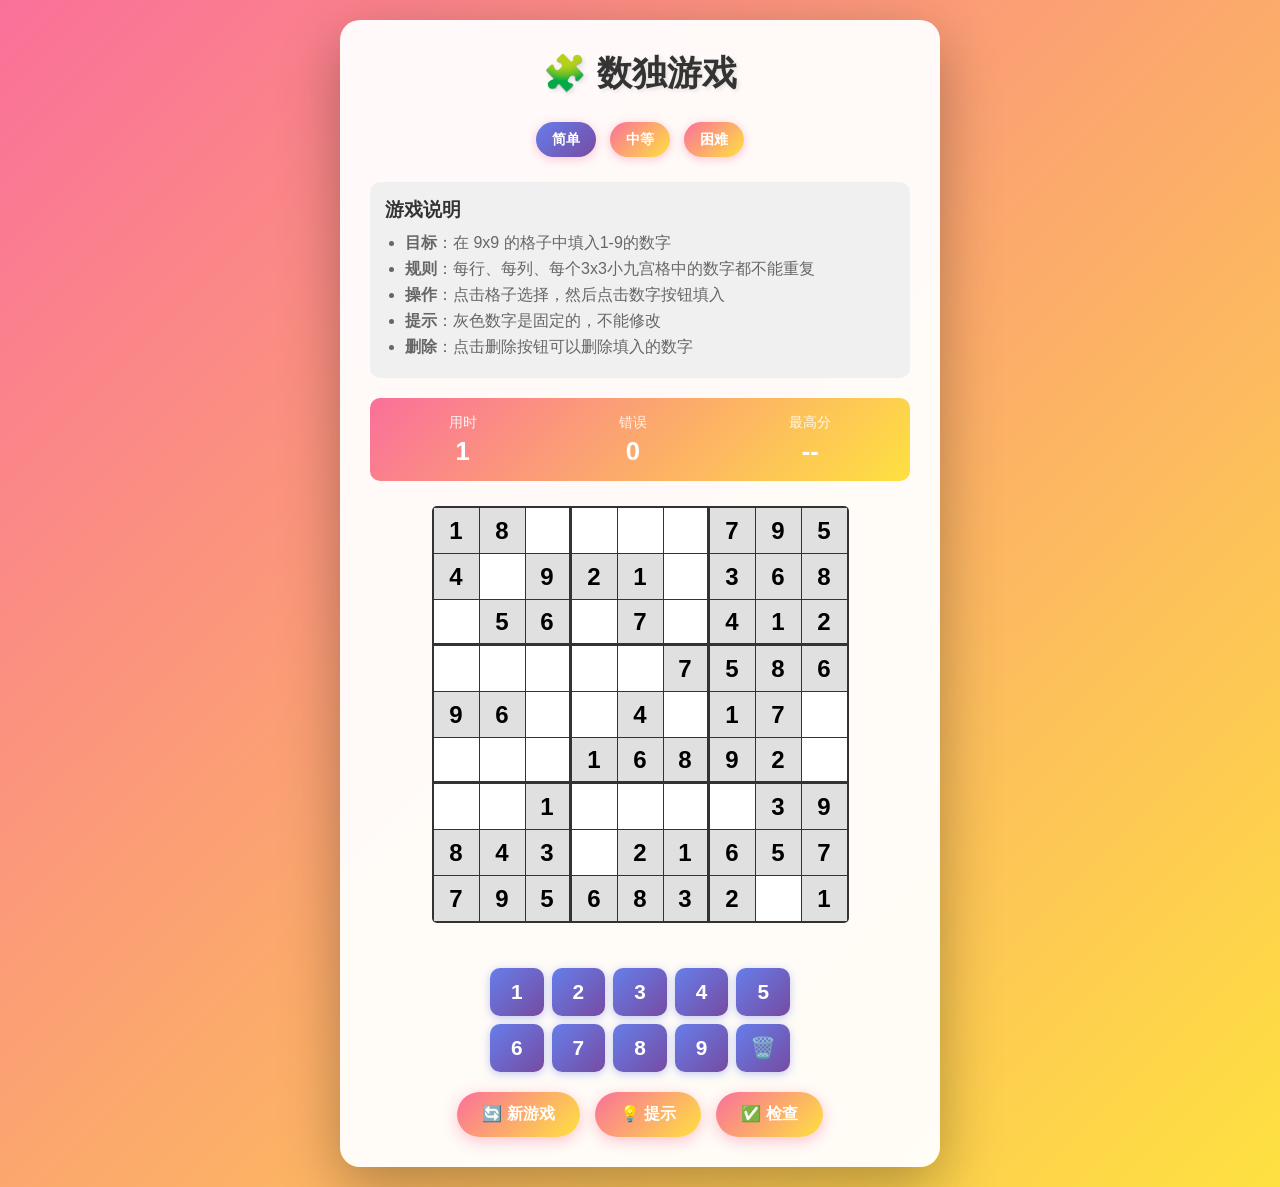
<file: games/sudoku.html>
<!DOCTYPE html>
<html lang="zh-CN">
<head>
    <meta charset="UTF-8">
    <meta name="viewport" content="width=device-width, initial-scale=1.0">
    <title>数独游戏 - GameHub</title>
    <style>
        * {
            margin: 0;
            padding: 0;
            box-sizing: border-box;
        }

        body {
            font-family: 'Arial', sans-serif;
            background: linear-gradient(135deg, #fa709a 0%, #fee140 100%);
            display: flex;
            flex-direction: column;
            align-items: center;
            justify-content: center;
            min-height: 100vh;
            padding: 20px;
        }

        .game-container {
            background: rgba(255, 255, 255, 0.95);
            border-radius: 20px;
            box-shadow: 0 20px 60px rgba(0, 0, 0, 0.3);
            padding: 30px;
            width: 100%;
            max-width: 600px;
            text-align: center;
        }

        h1 {
            color: #333;
            margin-bottom: 20px;
            font-size: 2.2rem;
            text-shadow: 2px 2px 4px rgba(0, 0, 0, 0.1);
        }

        .level-selector {
            margin-bottom: 20px;
        }

        .level-btn {
            padding: 8px 16px;
            margin: 5px;
            font-size: 0.9rem;
            font-weight: bold;
            color: #fff;
            background: linear-gradient(135deg, #fa709a 0%, #fee140 100%);
            border: none;
            border-radius: 20px;
            cursor: pointer;
            transition: all 0.3s ease;
            box-shadow: 0 2px 10px rgba(250, 112, 154, 0.4);
        }

        .level-btn:hover {
            transform: translateY(-2px);
            box-shadow: 0 4px 15px rgba(250, 112, 154, 0.6);
        }

        .level-btn.active {
            background: linear-gradient(135deg, #667eea 0%, #764ba2 100%);
        }

        .game-stats {
            display: flex;
            justify-content: space-around;
            margin-bottom: 25px;
            padding: 15px;
            background: linear-gradient(135deg, #fa709a 0%, #fee140 100%);
            border-radius: 10px;
            color: white;
            flex-wrap: wrap;
            gap: 15px;
        }

        .stat-item {
            display: flex;
            flex-direction: column;
            align-items: center;
        }

        .stat-label {
            font-size: 0.9rem;
            opacity: 0.9;
            margin-bottom: 5px;
        }

        .stat-value {
            font-size: 1.6rem;
            font-weight: bold;
        }

        .game-board {
            display: inline-block;
            margin: 0 auto 25px;
            padding: 2px;
            background: #333;
            border-radius: 5px;
        }

        .grid {
            display: grid;
            grid-template-columns: repeat(9, 1fr);
            gap: 1px;
            background: #333;
        }

        .cell {
            width: 45px;
            height: 45px;
            background: white;
            display: flex;
            align-items: center;
            justify-content: center;
            font-size: 1.5rem;
            font-weight: bold;
            cursor: pointer;
            user-select: none;
            transition: all 0.1s ease;
            color: #333;
        }

        .cell:hover:not(.fixed):not(.selected) {
            background: #f0f0f0;
        }

        .cell.selected {
            background: #ffeb3b !important;
        }

        .cell.fixed {
            background: #e0e0e0;
            color: #000;
            cursor: default;
            font-weight: bold;
        }

        .cell.user-input {
            color: #1976d2;
        }

        .cell.error {
            color: #d32f2f;
            background: #ffcdd2;
        }

        .cell.same-number {
            background: #c8e6c9;
        }

        .cell:nth-child(3n):not(:nth-child(9n)) {
            border-right: 2px solid #333;
        }

        .cell:nth-child(n+19):nth-child(-n+27),
        .cell:nth-child(n+46):nth-child(-n+54) {
            border-bottom: 2px solid #333;
        }

        .number-pad {
            display: grid;
            grid-template-columns: repeat(5, 1fr);
            gap: 8px;
            margin: 20px auto;
            max-width: 300px;
        }

        .num-btn {
            padding: 12px;
            font-size: 1.3rem;
            font-weight: bold;
            color: #fff;
            background: linear-gradient(135deg, #667eea 0%, #764ba2 100%);
            border: none;
            border-radius: 10px;
            cursor: pointer;
            transition: all 0.2s ease;
            box-shadow: 0 2px 8px rgba(102, 126, 234, 0.4);
        }

        .num-btn:hover {
            transform: scale(1.05);
        }

        .num-btn:active {
            transform: scale(0.95);
        }

        .controls {
            display: flex;
            justify-content: center;
            gap: 15px;
            flex-wrap: wrap;
            margin-top: 20px;
        }

        button {
            padding: 12px 25px;
            font-size: 1rem;
            font-weight: bold;
            color: #fff;
            background: linear-gradient(135deg, #fa709a 0%, #fee140 100%);
            border: none;
            border-radius: 25px;
            cursor: pointer;
            transition: all 0.3s ease;
            box-shadow: 0 4px 15px rgba(250, 112, 154, 0.4);
        }

        button:hover {
            transform: translateY(-2px);
            box-shadow: 0 6px 20px rgba(250, 112, 154, 0.6);
        }

        button:active {
            transform: translateY(0);
        }

        .modal {
            position: fixed;
            top: 0;
            left: 0;
            width: 100%;
            height: 100%;
            background: rgba(0, 0, 0, 0.8);
            display: flex;
            align-items: center;
            justify-content: center;
            z-index: 1000;
        }

        .modal-content {
            background: white;
            padding: 40px;
            border-radius: 20px;
            text-align: center;
            max-width: 400px;
            animation: modalIn 0.3s ease;
        }

        @keyframes modalIn {
            from {
                transform: scale(0.8);
                opacity: 0;
            }
            to {
                transform: scale(1);
                opacity: 1;
            }
        }

        .modal-content h2 {
            color: #333;
            margin-bottom: 15px;
            font-size: 2rem;
        }

        .modal-content p {
            color: #666;
            margin-bottom: 20px;
            font-size: 1.1rem;
            line-height: 1.6;
        }

        .hidden {
            display: none !important;
        }

        .instructions {
            margin-bottom: 20px;
            padding: 15px;
            background: #f0f0f0;
            border-radius: 10px;
            text-align: left;
        }

        .instructions h3 {
            color: #333;
            margin-bottom: 10px;
        }

        .instructions ul {
            color: #666;
            padding-left: 20px;
        }

        .instructions li {
            margin: 5px 0;
        }

        @media (max-width: 600px) {
            h1 {
                font-size: 1.8rem;
            }

            .cell {
                width: 35px;
                height: 35px;
                font-size: 1.2rem;
            }
        }
    </style>
</head>
<body>
    <div class="game-container">
        <h1>🧩 数独游戏</h1>
        
        <div class="level-selector">
            <button class="level-btn active" data-level="easy">简单</button>
            <button class="level-btn" data-level="medium">中等</button>
            <button class="level-btn" data-level="hard">困难</button>
        </div>
        
        <div class="instructions">
            <h3>游戏说明</h3>
            <ul>
                <li><strong>目标</strong>：在 9x9 的格子中填入1-9的数字</li>
                <li><strong>规则</strong>：每行、每列、每个3x3小九宫格中的数字都不能重复</li>
                <li><strong>操作</strong>：点击格子选择，然后点击数字按钮填入</li>
                <li><strong>提示</strong>：灰色数字是固定的，不能修改</li>
                <li><strong>删除</strong>：点击删除按钮可以删除填入的数字</li>
            </ul>
        </div>
        
        <div class="game-stats">
            <div class="stat-item">
                <span class="stat-label">用时</span>
                <span class="stat-value" id="timer">0</span>
            </div>
            <div class="stat-item">
                <span class="stat-label">错误</span>
                <span class="stat-value" id="errors">0</span>
            </div>
            <div class="stat-item">
                <span class="stat-label">最高分</span>
                <span class="stat-value" id="highScore">--</span>
            </div>
        </div>
        
        <div class="game-board">
            <div class="grid" id="grid"></div>
        </div>
        
        <div class="number-pad">
            <button class="num-btn" data-num="1">1</button>
            <button class="num-btn" data-num="2">2</button>
            <button class="num-btn" data-num="3">3</button>
            <button class="num-btn" data-num="4">4</button>
            <button class="num-btn" data-num="5">5</button>
            <button class="num-btn" data-num="6">6</button>
            <button class="num-btn" data-num="7">7</button>
            <button class="num-btn" data-num="8">8</button>
            <button class="num-btn" data-num="9">9</button>
            <button class="num-btn" data-num="delete">🗑️</button>
        </div>
        
        <div class="controls">
            <button id="restartBtn">🔄 新游戏</button>
            <button id="hintBtn">💡 提示</button>
            <button id="checkBtn">✅ 检查</button>
        </div>
    </div>

    <div id="winModal" class="modal hidden">
        <div class="modal-content">
            <h2>🎉 恭喜完成！</h2>
            <p id="winMessage">太棒了！你成功完成了数独！</p>
            <button onclick="restartGame()">再玩一次</button>
        </div>
    </div>

    <script>
        const levels = {
            easy: { removeCells: 30 },
            medium: { removeCells: 45 },
            hard: { removeCells: 55 }
        };

        let grid = [];
        let solution = [];
        let selectedCell = null;
        let errors = 0;
        let timer = 0;
        let timerInterval = null;
        let currentLevel = 'easy';
        let highScoreKey = '';

        const gridElement = document.getElementById('grid');
        const timerElement = document.getElementById('timer');
        const errorsElement = document.getElementById('errors');
        const highScoreElement = document.getElementById('highScore');
        const winModal = document.getElementById('winModal');
        const winMessage = document.getElementById('winMessage');
        const restartBtn = document.getElementById('restartBtn');
        const hintBtn = document.getElementById('hintBtn');
        const checkBtn = document.getElementById('checkBtn');

        function initGame() {
            selectedCell = null;
            errors = 0;
            timer = 0;
            highScoreKey = `sudoku-${currentLevel}`;
            
            if (timerInterval) {
                clearInterval(timerInterval);
                timerInterval = null;
            }
            
            updateStats();
            loadHighScore();
            generateSudoku();
            startTimer();
        }

        function generateSudoku() {
            solution = generateCompleteSudoku();
            grid = solution.map(row => [...row]);
            
            const config = levels[currentLevel];
            let removed = 0;
            
            while (removed < config.removeCells) {
                const row = Math.floor(Math.random() * 9);
                const col = Math.floor(Math.random() * 9);
                
                if (grid[row][col] !== 0) {
                    grid[row][col] = 0;
                    removed++;
                }
            }
            
            renderGrid();
        }

        function generateCompleteSudoku() {
            const board = Array(9).fill(null).map(() => Array(9).fill(0));
            solveSudoku(board);
            return board;
        }

        function solveSudoku(board) {
            const emptyCell = findEmptyCell(board);
            
            if (!emptyCell) {
                return true;
            }
            
            const [row, col] = emptyCell;
            const numbers = shuffleArray([1, 2, 3, 4, 5, 6, 7, 8, 9]);
            
            for (const num of numbers) {
                if (isValidPlacement(board, row, col, num)) {
                    board[row][col] = num;
                    
                    if (solveSudoku(board)) {
                        return true;
                    }
                    
                    board[row][col] = 0;
                }
            }
            
            return false;
        }

        function findEmptyCell(board) {
            for (let row = 0; row < 9; row++) {
                for (let col = 0; col < 9; col++) {
                    if (board[row][col] === 0) {
                        return [row, col];
                    }
                }
            }
            return null;
        }

        function isValidPlacement(board, row, col, num) {
            for (let i = 0; i < 9; i++) {
                if (board[row][i] === num) {
                    return false;
                }
            }
            
            for (let i = 0; i < 9; i++) {
                if (board[i][col] === num) {
                    return false;
                }
            }
            
            const startRow = Math.floor(row / 3) * 3;
            const startCol = Math.floor(col / 3) * 3;
            
            for (let i = 0; i < 3; i++) {
                for (let j = 0; j < 3; j++) {
                    if (board[startRow + i][startCol + j] === num) {
                        return false;
                    }
                }
            }
            
            return true;
        }

        function shuffleArray(array) {
            const newArray = [...array];
            for (let i = newArray.length - 1; i > 0; i--) {
                const j = Math.floor(Math.random() * (i + 1));
                [newArray[i], newArray[j]] = [newArray[j], newArray[i]];
            }
            return newArray;
        }

        function renderGrid() {
            gridElement.innerHTML = '';
            
            for (let row = 0; row < 9; row++) {
                for (let col = 0; col < 9; col++) {
                    const cell = document.createElement('div');
                    cell.className = 'cell';
                    cell.dataset.row = row;
                    cell.dataset.col = col;
                    
                    if (grid[row][col] !== 0) {
                        cell.textContent = grid[row][col];
                        cell.classList.add('fixed');
                    } else {
                        cell.addEventListener('click', () => handleCellClick(row, col));
                    }
                    
                    gridElement.appendChild(cell);
                }
            }
        }

        function handleCellClick(row, col) {
            if (grid[row][col] !== 0) return;
            
            clearSelection();
            selectedCell = { row, col };
            
            const cell = getCellElement(row, col);
            cell.classList.add('selected');
            
            highlightSameNumber(grid[row][col]);
        }

        function clearSelection() {
            document.querySelectorAll('.cell.selected, .cell.same-number').forEach(cell => {
                cell.classList.remove('selected', 'same-number');
            });
            selectedCell = null;
        }

        function highlightSameNumber(num) {
            if (num === 0) return;
            
            document.querySelectorAll('.cell').forEach(cell => {
                if (cell.textContent === num.toString()) {
                    cell.classList.add('same-number');
                }
            });
        }

        function getCellElement(row, col) {
            return gridElement.children[row * 9 + col];
        }

        function placeNumber(num) {
            if (!selectedCell) return;
            
            const { row, col } = selectedCell;
            
            if (grid[row][col] !== 0) return;
            
            if (num === 'delete') {
                grid[row][col] = 0;
                updateCell(row, col, 0);
                checkErrors();
                return;
            }
            
            grid[row][col] = num;
            updateCell(row, col, num);
            
            if (num !== solution[row][col]) {
                errors++;
                updateStats();
            }
            
            checkErrors();
            
            if (checkWin()) {
                winGame();
            }
        }

        function updateCell(row, col, num) {
            const cell = getCellElement(row, col);
            cell.textContent = num || '';
            cell.classList.remove('user-input', 'error');
            
            if (num !== 0) {
                cell.classList.add('user-input');
            }
            
            if (num !== 0 && num !== solution[row][col]) {
                cell.classList.add('error');
            }
        }

        function checkErrors() {
            document.querySelectorAll('.cell').forEach(cell => {
                cell.classList.remove('error');
            });
            
            for (let row = 0; row < 9; row++) {
                for (let col = 0; col < 9; col++) {
                    if (grid[row][col] !== 0 && grid[row][col] !== solution[row][col]) {
                        const cell = getCellElement(row, col);
                        cell.classList.add('error');
                    }
                }
            }
        }

        function checkWin() {
            for (let row = 0; row < 9; row++) {
                for (let col = 0; col < 9; col++) {
                    if (grid[row][col] === 0 || grid[row][col] !== solution[row][col]) {
                        return false;
                    }
                }
            }
            return true;
        }

        function giveHint() {
            for (let row = 0; row < 9; row++) {
                for (let col = 0; col < 9; col++) {
                    if (grid[row][col] === 0) {
                        grid[row][col] = solution[row][col];
                        const cell = getCellElement(row, col);
                        cell.textContent = solution[row][col];
                        cell.classList.add('user-input');
                        
                        if (checkWin()) {
                            winGame();
                        }
                        return;
                    }
                }
            }
        }

        function checkBoard() {
            checkErrors();
        }

        function startTimer() {
            timerInterval = setInterval(() => {
                timer++;
                timerElement.textContent = timer;
            }, 1000);
        }

        function updateStats() {
            timerElement.textContent = timer;
            errorsElement.textContent = errors;
        }

        function loadHighScore() {
            const highScore = localStorage.getItem(highScoreKey);
            highScoreElement.textContent = highScore || '--';
        }

        function saveHighScore() {
            const currentHighScore = parseInt(localStorage.getItem(highScoreKey) || '999999');
            if (timer < currentHighScore) {
                localStorage.setItem(highScoreKey, timer);
                highScoreElement.textContent = timer;
            }
        }

        function winGame() {
            clearInterval(timerInterval);
            saveHighScore();
            
            winMessage.innerHTML = `
                太棒了！你成功完成了数独！<br><br>
                用时: ${timer} 秒<br>
                错误: ${errors} 次
            `;
            winModal.classList.remove('hidden');
        }

        function restartGame() {
            winModal.classList.add('hidden');
            initGame();
        }

        document.querySelectorAll('.level-btn').forEach(btn => {
            btn.addEventListener('click', () => {
                document.querySelectorAll('.level-btn').forEach(b => b.classList.remove('active'));
                btn.classList.add('active');
                currentLevel = btn.dataset.level;
                initGame();
            });
        });

        document.querySelectorAll('.num-btn').forEach(btn => {
            btn.addEventListener('click', () => {
                const num = btn.dataset.num;
                if (num === 'delete') {
                    placeNumber('delete');
                } else {
                    placeNumber(parseInt(num));
                }
            });
        });

        restartBtn.addEventListener('click', restartGame);
        hintBtn.addEventListener('click', giveHint);
        checkBtn.addEventListener('click', checkBoard);

        initGame();
    </script>
</body>
</html>
</file>
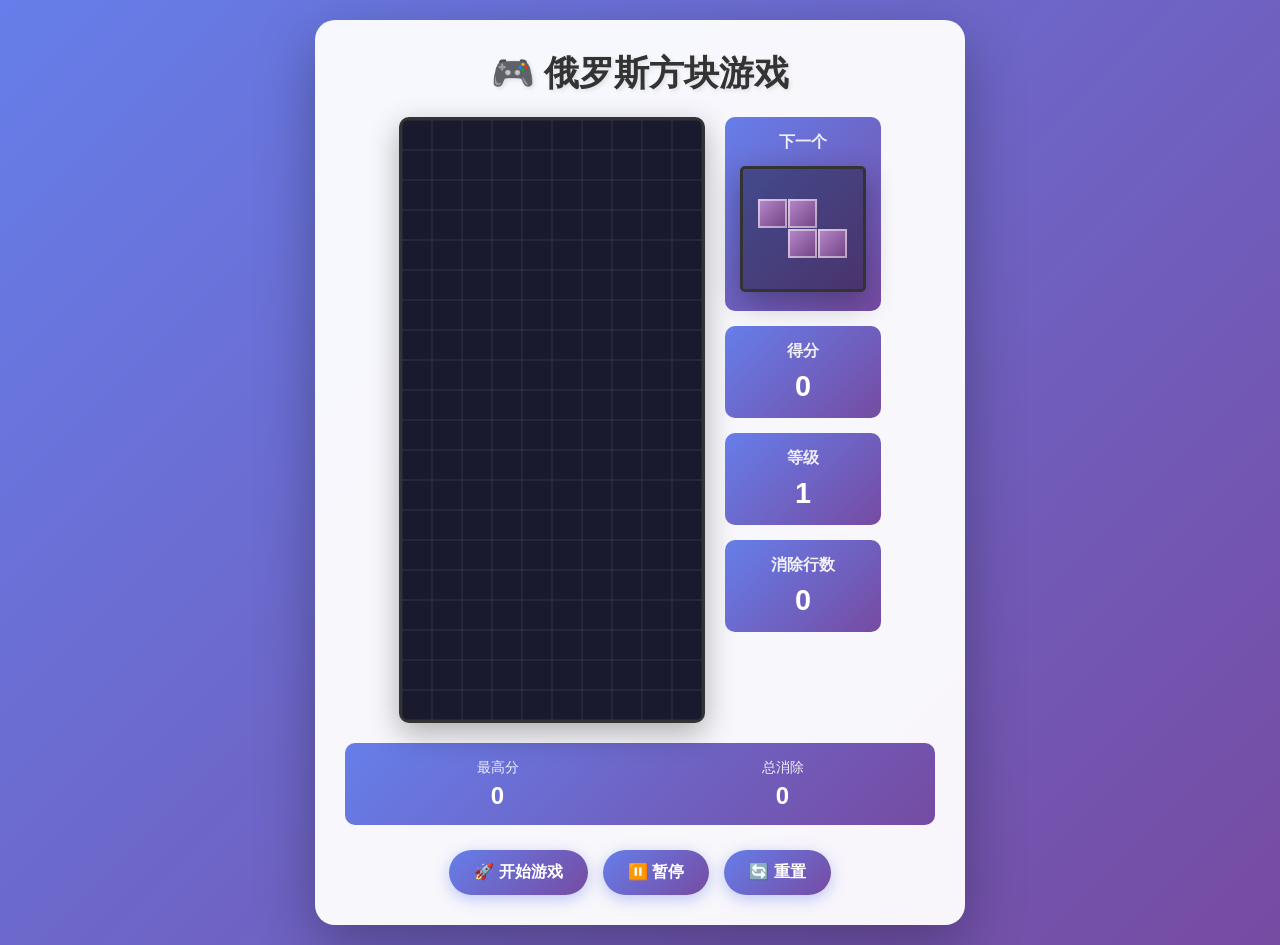
<file: games/tetris-game.html>
<!DOCTYPE html>
<html lang="zh-CN">
<head>
    <meta charset="UTF-8">
    <meta name="viewport" content="width=device-width, initial-scale=1.0">
    <title>俄罗斯方块游戏 - GameHub</title>
    <style>
        * {
            margin: 0;
            padding: 0;
            box-sizing: border-box;
        }

        body {
            font-family: 'Arial', sans-serif;
            background: linear-gradient(135deg, #667eea 0%, #764ba2 100%);
            display: flex;
            flex-direction: column;
            align-items: center;
            justify-content: center;
            min-height: 100vh;
            padding: 20px;
        }

        .game-container {
            background: rgba(255, 255, 255, 0.95);
            border-radius: 20px;
            box-shadow: 0 20px 60px rgba(0, 0, 0, 0.3);
            padding: 30px;
            width: 100%;
            max-width: 650px;
            text-align: center;
        }

        h1 {
            color: #333;
            margin-bottom: 20px;
            font-size: 2.2rem;
            text-shadow: 2px 2px 4px rgba(0, 0, 0, 0.1);
        }

        .game-wrapper {
            display: flex;
            gap: 20px;
            justify-content: center;
            flex-wrap: wrap;
        }

        .main-board {
            display: flex;
            flex-direction: column;
            gap: 15px;
        }

        canvas {
            border: 3px solid #333;
            border-radius: 10px;
            background: #1a1a2e;
            box-shadow: 0 10px 30px rgba(0, 0, 0, 0.3);
        }

        .side-panel {
            display: flex;
            flex-direction: column;
            gap: 15px;
            min-width: 150px;
        }

        .panel-box {
            background: linear-gradient(135deg, #667eea 0%, #764ba2 100%);
            border-radius: 10px;
            padding: 15px;
            color: white;
        }

        .panel-box h3 {
            font-size: 1rem;
            margin-bottom: 8px;
            opacity: 0.9;
        }

        .panel-value {
            font-size: 1.8rem;
            font-weight: bold;
        }

        .next-piece-canvas {
            background: rgba(0, 0, 0, 0.2);
            border-radius: 5px;
            margin-top: 5px;
        }

        .top-stats {
            display: none;
        }

        .top-stats .stat-item {
            display: flex;
            flex-direction: column;
            align-items: center;
        }

        .top-stats .stat-label {
            font-size: 0.85rem;
            opacity: 0.9;
            margin-bottom: 5px;
        }

        .top-stats .stat-value {
            font-size: 1.3rem;
            font-weight: bold;
        }

        .top-stats .next-piece-canvas {
            background: rgba(0, 0, 0, 0.2);
            border-radius: 5px;
            margin-top: 5px;
        }

        .game-stats {
            display: flex;
            justify-content: space-around;
            margin-top: 20px;
            padding: 15px;
            background: linear-gradient(135deg, #667eea 0%, #764ba2 100%);
            border-radius: 10px;
            color: white;
            flex-wrap: wrap;
            gap: 10px;
        }

        .stat-item {
            display: flex;
            flex-direction: column;
            align-items: center;
        }

        .stat-label {
            font-size: 0.9rem;
            opacity: 0.9;
            margin-bottom: 5px;
        }

        .stat-value {
            font-size: 1.5rem;
            font-weight: bold;
        }

        .controls {
            display: flex;
            justify-content: center;
            gap: 15px;
            margin-top: 20px;
            flex-wrap: wrap;
        }

        .bottom-controls {
            margin-top: 25px;
        }

        .desktop-only {
            display: flex;
        }

        button {
            padding: 12px 25px;
            font-size: 1rem;
            font-weight: bold;
            color: #fff;
            background: linear-gradient(135deg, #667eea 0%, #764ba2 100%);
            border: none;
            border-radius: 25px;
            cursor: pointer;
            transition: all 0.3s ease;
            box-shadow: 0 4px 15px rgba(102, 126, 234, 0.4);
        }

        button:hover {
            transform: translateY(-2px);
            box-shadow: 0 6px 20px rgba(102, 126, 234, 0.6);
        }

        button:active {
            transform: translateY(0);
        }

        .mobile-controls {
            display: none;
            flex-direction: column;
            align-items: center;
            gap: 8px;
            margin-top: 15px;
            padding-top: 5px;
        }

        .mobile-row {
            display: flex;
            gap: 8px;
        }

        .dir-btn {
            width: 55px;
            height: 55px;
            padding: 0;
            font-size: 1.4rem;
            background: linear-gradient(135deg, #f093fb 0%, #f5576c 100%);
        }

        .action-btn {
            width: 75px;
            padding: 8px;
            font-size: 0.85rem;
            background: linear-gradient(135deg, #667eea 0%, #764ba2 100%);
        }

        @media (max-width: 700px) {
            h1 {
                font-size: 1.8rem;
            }

            canvas {
                width: 100%;
                height: auto;
            }

            .mobile-controls {
                display: flex;
            }

            .game-wrapper {
                flex-direction: column;
                align-items: center;
            }

            .desktop-only {
                display: none !important;
            }

            .top-stats {
                display: flex;
                justify-content: center;
                align-items: center;
                margin-bottom: 20px;
                padding: 15px;
                background: linear-gradient(135deg, #667eea 0%, #764ba2 100%);
                border-radius: 10px;
                color: white;
                flex-wrap: wrap;
                gap: 15px;
            }

            .top-stats .stat-value {
                font-size: 1.1rem;
            }

            .top-stats .stat-label {
                font-size: 0.75rem;
            }

            .top-stats .next-piece-canvas {
                width: 80px;
                height: 80px;
            }
        }

        .modal {
            position: fixed;
            top: 0;
            left: 0;
            width: 100%;
            height: 100%;
            background: rgba(0, 0, 0, 0.8);
            display: flex;
            align-items: center;
            justify-content: center;
            z-index: 1000;
        }

        .modal-content {
            background: white;
            padding: 40px;
            border-radius: 20px;
            text-align: center;
            max-width: 400px;
            animation: modalIn 0.3s ease;
        }

        @keyframes modalIn {
            from {
                transform: scale(0.8);
                opacity: 0;
            }
            to {
                transform: scale(1);
                opacity: 1;
            }
        }

        .modal-content h2 {
            color: #333;
            margin-bottom: 15px;
            font-size: 2rem;
        }

        .modal-content p {
            color: #666;
            margin-bottom: 20px;
            font-size: 1.1rem;
            line-height: 1.6;
        }

        .hidden {
            display: none !important;
        }
    </style>
</head>
<body>
    <div class="game-container">
        <h1>🎮 俄罗斯方块游戏</h1>
        <div class="top-stats">
            <div class="stat-item">
                <span class="stat-label">下一个</span>
                <canvas id="nextCanvas" class="next-piece-canvas" width="120" height="120"></canvas>
            </div>
            <div class="stat-item">
                <span class="stat-label">得分</span>
                <span class="stat-value" id="score">0</span>
            </div>
            <div class="stat-item">
                <span class="stat-label">等级</span>
                <span class="stat-value" id="level">1</span>
            </div>
            <div class="stat-item">
                <span class="stat-label">消除行数</span>
                <span class="stat-value" id="lines">0</span>
            </div>
            <div class="stat-item">
                <span class="stat-label">最高分</span>
                <span class="stat-value" id="highScore">0</span>
            </div>
            <div class="stat-item">
                <span class="stat-label">总消除</span>
                <span class="stat-value" id="totalLines">0</span>
            </div>
        </div>
        <div class="game-wrapper">
            <div class="main-board">
                <canvas id="gameCanvas" width="300" height="600"></canvas>
            </div>
            <div class="side-panel desktop-only">
                <div class="panel-box">
                    <h3>下一个</h3>
                    <canvas id="nextCanvasDesktop" class="next-piece-canvas" width="120" height="120"></canvas>
                </div>
                <div class="panel-box">
                    <h3>得分</h3>
                    <div class="panel-value" id="scoreDesktop">0</div>
                </div>
                <div class="panel-box">
                    <h3>等级</h3>
                    <div class="panel-value" id="levelDesktop">1</div>
                </div>
                <div class="panel-box">
                    <h3>消除行数</h3>
                    <div class="panel-value" id="linesDesktop">0</div>
                </div>
            </div>
        </div>
        <div class="game-stats desktop-only">
            <div class="stat-item">
                <span class="stat-label">最高分</span>
                <span class="stat-value" id="highScoreDesktop">0</span>
            </div>
            <div class="stat-item">
                <span class="stat-label">总消除</span>
                <span class="stat-value" id="totalLinesDesktop">0</span>
            </div>
        </div>
        <div class="mobile-controls">
            <div class="mobile-row">
                <button class="dir-btn" id="rotateBtn">🔄</button>
            </div>
            <div class="mobile-row">
                <button class="dir-btn" id="leftBtn">⬅️</button>
                <button class="dir-btn" id="downBtn">⬇️</button>
                <button class="dir-btn" id="rightBtn">➡️</button>
            </div>
            <div class="mobile-row">
                <button class="action-btn" id="dropBtn">快速下落</button>
            </div>
        </div>
        <div class="controls bottom-controls">
            <button id="startBtn">🚀 开始游戏</button>
            <button id="pauseBtn">⏸️ 暂停</button>
            <button id="resetBtn">🔄 重置</button>
        </div>
    </div>

    <div id="gameOverModal" class="modal hidden">
        <div class="modal-content">
            <h2 id="modalTitle">游戏结束！</h2>
            <p id="modalMessage">最终得分: 0</p>
            <button onclick="resetGame()">再来一局</button>
        </div>
    </div>

    <script>
        const canvas = document.getElementById('gameCanvas');
        const ctx = canvas.getContext('2d');
        const nextCanvas = document.getElementById('nextCanvas');
        const nextCtx = nextCanvas.getContext('2d');
        const nextCanvasDesktop = document.getElementById('nextCanvasDesktop');
        const nextCtxDesktop = nextCanvasDesktop ? nextCanvasDesktop.getContext('2d') : null;
        const scoreElement = document.getElementById('score');
        const scoreElementDesktop = document.getElementById('scoreDesktop');
        const levelElement = document.getElementById('level');
        const levelElementDesktop = document.getElementById('levelDesktop');
        const linesElement = document.getElementById('lines');
        const linesElementDesktop = document.getElementById('linesDesktop');
        const highScoreElement = document.getElementById('highScore');
        const highScoreElementDesktop = document.getElementById('highScoreDesktop');
        const totalLinesElement = document.getElementById('totalLines');
        const totalLinesElementDesktop = document.getElementById('totalLinesDesktop');
        const startBtn = document.getElementById('startBtn');
        const pauseBtn = document.getElementById('pauseBtn');
        const resetBtn = document.getElementById('resetBtn');
        const rotateBtn = document.getElementById('rotateBtn');
        const leftBtn = document.getElementById('leftBtn');
        const downBtn = document.getElementById('downBtn');
        const rightBtn = document.getElementById('rightBtn');
        const dropBtn = document.getElementById('dropBtn');
        const gameOverModal = document.getElementById('gameOverModal');
        const modalTitle = document.getElementById('modalTitle');
        const modalMessage = document.getElementById('modalMessage');

        const COLS = 10;
        const ROWS = 20;
        const BLOCK_SIZE = 30;
        const COLORS = [
            null,
            '#e74c3c',
            '#3498db',
            '#2ecc71',
            '#f1c40f',
            '#9b59b6',
            '#e67e22',
            '#1abc9c'
        ];

        const SHAPES = [
            null,
            [[1,1,1,1]],
            [[2,2],[2,2]],
            [[0,3,0],[3,3,3]],
            [[0,4,4],[4,4,0]],
            [[5,5,0],[0,5,5]],
            [[6,0,0],[6,6,6]],
            [[0,0,7],[7,7,7]]
        ];

        let board = [];
        let currentPiece = null;
        let nextPiece = null;
        let score = 0;
        let level = 1;
        let lines = 0;
        let totalLines = 0;
        let highScore = parseInt(localStorage.getItem('tetrisHighScore')) || 0;
        let gameStarted = false;
        let isPaused = false;
        let gameOver = false;
        let gameInterval = null;
        let dropSpeed = 1000;

        highScoreElement.textContent = highScore;

        function initBoard() {
            board = Array(ROWS).fill(null).map(() => Array(COLS).fill(0));
        }

        function createPiece(type) {
            const shape = SHAPES[type];
            return {
                type: type,
                shape: shape,
                x: Math.floor(COLS / 2) - Math.floor(shape[0].length / 2),
                y: 0
            };
        }

        function randomPiece() {
            const type = Math.floor(Math.random() * 7) + 1;
            return createPiece(type);
        }

        function drawBlock(context, x, y, color, size = BLOCK_SIZE) {
            context.fillStyle = color;
            context.fillRect(x * size, y * size, size - 1, size - 1);
            
            const gradient = context.createLinearGradient(x * size, y * size, x * size + size, y * size + size);
            gradient.addColorStop(0, 'rgba(255,255,255,0.3)');
            gradient.addColorStop(1, 'rgba(0,0,0,0.3)');
            context.fillStyle = gradient;
            context.fillRect(x * size, y * size, size - 1, size - 1);
            
            context.strokeStyle = 'rgba(255,255,255,0.5)';
            context.lineWidth = 2;
            context.strokeRect(x * size + 1, y * size + 1, size - 3, size - 3);
        }

        function drawBoard() {
            ctx.fillStyle = '#1a1a2e';
            ctx.fillRect(0, 0, canvas.width, canvas.height);
            
            ctx.strokeStyle = 'rgba(255,255,255,0.1)';
            ctx.lineWidth = 1;
            for (let i = 0; i <= ROWS; i++) {
                ctx.beginPath();
                ctx.moveTo(0, i * BLOCK_SIZE);
                ctx.lineTo(canvas.width, i * BLOCK_SIZE);
                ctx.stroke();
            }
            for (let j = 0; j <= COLS; j++) {
                ctx.beginPath();
                ctx.moveTo(j * BLOCK_SIZE, 0);
                ctx.lineTo(j * BLOCK_SIZE, canvas.height);
                ctx.stroke();
            }
            
            for (let y = 0; y < ROWS; y++) {
                for (let x = 0; x < COLS; x++) {
                    if (board[y][x]) {
                        drawBlock(ctx, x, y, COLORS[board[y][x]]);
                    }
                }
            }
        }

        function drawPiece(piece, context = ctx, offsetX = 0, offsetY = 0, size = BLOCK_SIZE) {
            piece.shape.forEach((row, y) => {
                row.forEach((value, x) => {
                    if (value) {
                        drawBlock(context, piece.x + x + offsetX, piece.y + y + offsetY, COLORS[value], size);
                    }
                });
            });
        }

        function drawNextPiece() {
            nextCtx.fillStyle = 'rgba(0,0,0,0.2)';
            nextCtx.fillRect(0, 0, nextCanvas.width, nextCanvas.height);
            
            if (nextPiece) {
                const offsetX = (4 - nextPiece.shape[0].length) / 2;
                const offsetY = (4 - nextPiece.shape.length) / 2;
                const tempPiece = {
                    ...nextPiece,
                    x: offsetX,
                    y: offsetY
                };
                tempPiece.shape.forEach((row, y) => {
                    row.forEach((value, x) => {
                        if (value) {
                            drawBlock(nextCtx, tempPiece.x + x, tempPiece.y + y, COLORS[value], 30);
                        }
                    });
                });
            }

            if (nextCtxDesktop) {
                nextCtxDesktop.fillStyle = 'rgba(0,0,0,0.2)';
                nextCtxDesktop.fillRect(0, 0, nextCanvasDesktop.width, nextCanvasDesktop.height);
                
                if (nextPiece) {
                    const offsetX = (4 - nextPiece.shape[0].length) / 2;
                    const offsetY = (4 - nextPiece.shape.length) / 2;
                    const tempPiece = {
                        ...nextPiece,
                        x: offsetX,
                        y: offsetY
                    };
                    tempPiece.shape.forEach((row, y) => {
                        row.forEach((value, x) => {
                            if (value) {
                                drawBlock(nextCtxDesktop, tempPiece.x + x, tempPiece.y + y, COLORS[value], 30);
                            }
                        });
                    });
                }
            }
        }

        function collides(piece, offsetX = 0, offsetY = 0) {
            for (let y = 0; y < piece.shape.length; y++) {
                for (let x = 0; x < piece.shape[y].length; x++) {
                    if (piece.shape[y][x]) {
                        const newX = piece.x + x + offsetX;
                        const newY = piece.y + y + offsetY;
                        
                        if (newX < 0 || newX >= COLS || newY >= ROWS) {
                            return true;
                        }
                        
                        if (newY >= 0 && board[newY][newX]) {
                            return true;
                        }
                    }
                }
            }
            return false;
        }

        function merge() {
            currentPiece.shape.forEach((row, y) => {
                row.forEach((value, x) => {
                    if (value) {
                        board[currentPiece.y + y][currentPiece.x + x] = value;
                    }
                });
            });
        }

        function rotate(piece) {
            const newShape = piece.shape[0].map((_, i) =>
                piece.shape.map(row => row[i]).reverse()
            );
            return { ...piece, shape: newShape };
        }

        function clearLines() {
            let linesCleared = 0;
            
            for (let y = ROWS - 1; y >= 0; y--) {
                if (board[y].every(cell => cell !== 0)) {
                    board.splice(y, 1);
                    board.unshift(Array(COLS).fill(0));
                    linesCleared++;
                    y++;
                }
            }
            
            if (linesCleared > 0) {
                const points = [0, 100, 300, 500, 800];
                score += points[linesCleared] * level;
                lines += linesCleared;
                totalLines += linesCleared;
                
                const newLevel = Math.floor(lines / 10) + 1;
                if (newLevel > level) {
                    level = newLevel;
                    dropSpeed = Math.max(100, 1000 - (level - 1) * 100);
                    resetInterval();
                }
                
                scoreElement.textContent = score;
                if (scoreElementDesktop) scoreElementDesktop.textContent = score;
                levelElement.textContent = level;
                if (levelElementDesktop) levelElementDesktop.textContent = level;
                linesElement.textContent = lines;
                if (linesElementDesktop) linesElementDesktop.textContent = lines;
                totalLinesElement.textContent = totalLines;
                if (totalLinesElementDesktop) totalLinesElementDesktop.textContent = totalLines;
                
                if (score > highScore) {
                    highScore = score;
                    highScoreElement.textContent = highScore;
                    if (highScoreElementDesktop) highScoreElementDesktop.textContent = highScore;
                    localStorage.setItem('tetrisHighScore', highScore);
                }
            }
        }

        function drop() {
            if (!collides(currentPiece, 0, 1)) {
                currentPiece.y++;
            } else {
                merge();
                clearLines();
                currentPiece = nextPiece;
                nextPiece = randomPiece();
                
                if (collides(currentPiece)) {
                    endGame();
                }
            }
            draw();
        }

        function hardDrop() {
            while (!collides(currentPiece, 0, 1)) {
                currentPiece.y++;
                score += 2;
            }
            scoreElement.textContent = score;
            drop();
        }

        function move(dir) {
            if (!collides(currentPiece, dir, 0)) {
                currentPiece.x += dir;
                draw();
            }
        }

        function rotatePiece() {
            const rotated = rotate(currentPiece);
            let kick = 0;
            
            if (collides(rotated)) {
                if (!collides(rotated, -1, 0)) {
                    kick = -1;
                } else if (!collides(rotated, 1, 0)) {
                    kick = 1;
                } else if (!collides(rotated, -2, 0)) {
                    kick = -2;
                } else if (!collides(rotated, 2, 0)) {
                    kick = 2;
                } else {
                    return;
                }
            }
            
            currentPiece = rotated;
            currentPiece.x += kick;
            draw();
        }

        function draw() {
            drawBoard();
            if (currentPiece) {
                drawPiece(currentPiece);
                
                let ghostY = currentPiece.y;
                while (!collides({...currentPiece, y: ghostY}, 0, 1)) {
                    ghostY++;
                }
                ctx.globalAlpha = 0.3;
                drawPiece({...currentPiece, y: ghostY});
                ctx.globalAlpha = 1;
            }
            drawNextPiece();
        }

        function resetInterval() {
            if (gameInterval) {
                clearInterval(gameInterval);
            }
            if (gameStarted && !gameOver) {
                gameInterval = setInterval(gameLoop, dropSpeed);
            }
        }

        function gameLoop() {
            if (!isPaused && !gameOver) {
                drop();
            }
        }

        function startGame() {
            if (!gameStarted && !gameOver) {
                gameStarted = true;
                isPaused = false;
                currentPiece = randomPiece();
                nextPiece = randomPiece();
                resetInterval();
                draw();
            }
        }

        function togglePause() {
            if (gameStarted && !gameOver) {
                isPaused = !isPaused;
                pauseBtn.textContent = isPaused ? '▶️ 继续' : '⏸️ 暂停';
            }
        }

        function resetGame() {
            gameStarted = false;
            isPaused = false;
            gameOver = false;
            score = 0;
            level = 1;
            lines = 0;
            dropSpeed = 1000;
            
            scoreElement.textContent = score;
            if (scoreElementDesktop) scoreElementDesktop.textContent = score;
            levelElement.textContent = level;
            if (levelElementDesktop) levelElementDesktop.textContent = level;
            linesElement.textContent = lines;
            if (linesElementDesktop) linesElementDesktop.textContent = lines;
            
            initBoard();
            drawBoard();
            drawNextPiece();
            gameOverModal.classList.add('hidden');
            
            if (gameInterval) {
                clearInterval(gameInterval);
            }
        }

        function endGame() {
            gameOver = true;
            gameStarted = false;
            if (gameInterval) {
                clearInterval(gameInterval);
            }
            
            modalTitle.textContent = '游戏结束！';
            modalMessage.textContent = `最终得分: ${score}\n到达等级: ${level}\n消除行数: ${totalLines}`;
            gameOverModal.classList.remove('hidden');
        }

        document.addEventListener('keydown', function(e) {
            if (!gameStarted || gameOver || isPaused) {
                if (e.key === ' ' && !gameStarted && !gameOver) {
                    startGame();
                    e.preventDefault();
                }
                return;
            }
            
            switch (e.key) {
                case 'ArrowLeft':
                    move(-1);
                    e.preventDefault();
                    break;
                case 'ArrowRight':
                    move(1);
                    e.preventDefault();
                    break;
                case 'ArrowDown':
                    drop();
                    score += 1;
                    scoreElement.textContent = score;
                    e.preventDefault();
                    break;
                case 'ArrowUp':
                case 's':
                case 'S':
                    rotatePiece();
                    e.preventDefault();
                    break;
                case ' ':
                    hardDrop();
                    e.preventDefault();
                    break;
                case 'Escape':
                    togglePause();
                    e.preventDefault();
                    break;
            }
        });

        startBtn.addEventListener('click', startGame);
        pauseBtn.addEventListener('click', togglePause);
        resetBtn.addEventListener('click', resetGame);

        rotateBtn.addEventListener('touchstart', (e) => { e.preventDefault(); if (gameStarted && !isPaused) rotatePiece(); });
        leftBtn.addEventListener('touchstart', (e) => { e.preventDefault(); if (gameStarted && !isPaused) move(-1); });
        downBtn.addEventListener('touchstart', (e) => { e.preventDefault(); if (gameStarted && !isPaused) { drop(); score += 1; scoreElement.textContent = score; } });
        rightBtn.addEventListener('touchstart', (e) => { e.preventDefault(); if (gameStarted && !isPaused) move(1); });
        dropBtn.addEventListener('touchstart', (e) => { e.preventDefault(); if (gameStarted && !isPaused) hardDrop(); });

        rotateBtn.addEventListener('mousedown', () => { if (gameStarted && !isPaused) rotatePiece(); });
        leftBtn.addEventListener('mousedown', () => { if (gameStarted && !isPaused) move(-1); });
        downBtn.addEventListener('mousedown', () => { if (gameStarted && !isPaused) { drop(); score += 1; scoreElement.textContent = score; } });
        rightBtn.addEventListener('mousedown', () => { if (gameStarted && !isPaused) move(1); });
        dropBtn.addEventListener('mousedown', () => { if (gameStarted && !isPaused) hardDrop(); });

        initBoard();
        drawBoard();
        nextPiece = randomPiece();
        drawNextPiece();
    </script>
</body>
</html>
</file>
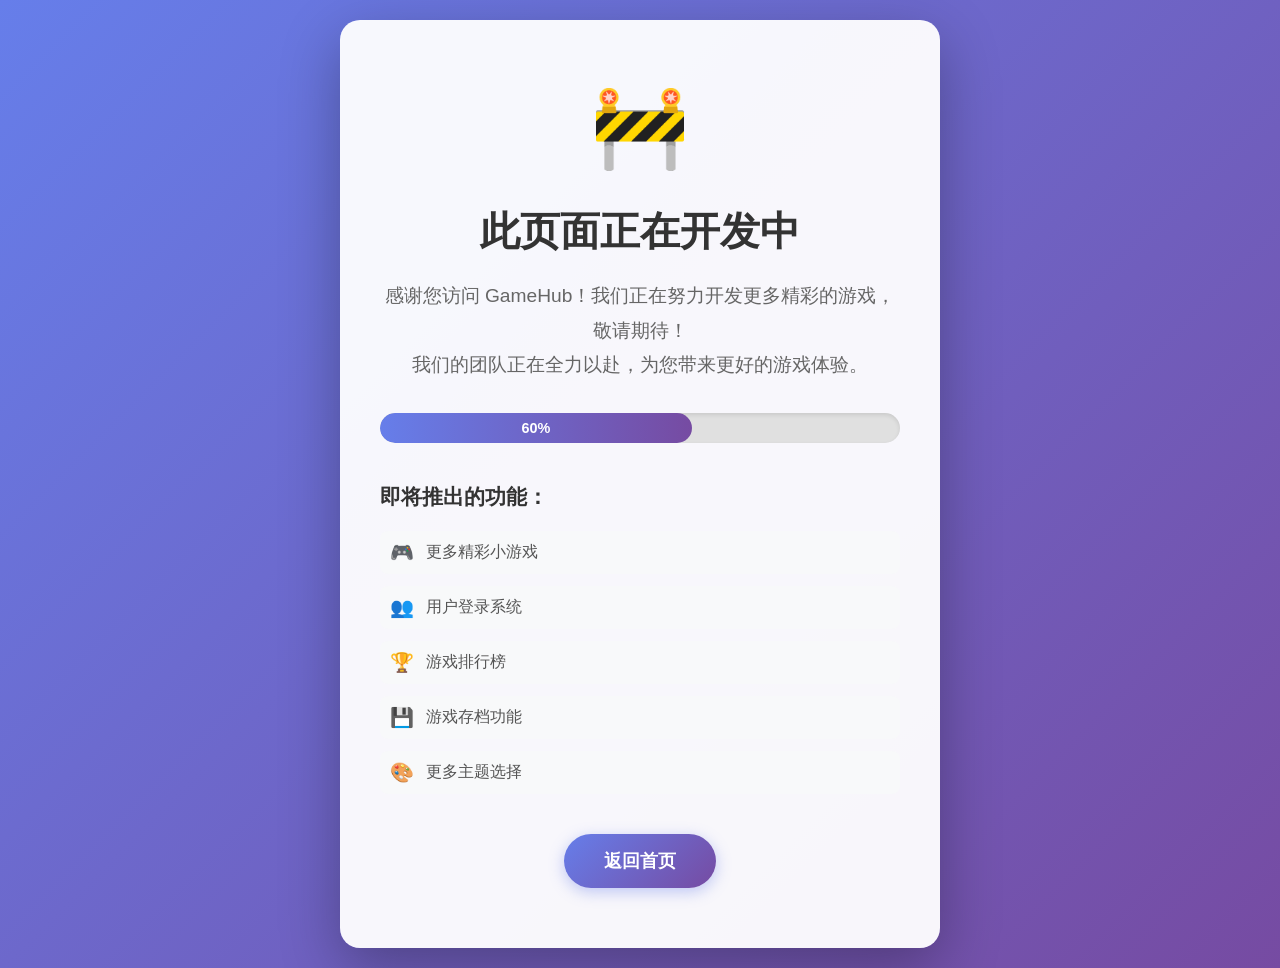
<file: games/under-development.html>
<!DOCTYPE html>
<html lang="zh-CN">
<head>
    <meta charset="UTF-8">
    <meta name="viewport" content="width=device-width, initial-scale=1.0">
    <title>开发中 - GameHub</title>
    <style>
        * {
            margin: 0;
            padding: 0;
            box-sizing: border-box;
        }

        body {
            font-family: 'Arial', sans-serif;
            background: linear-gradient(135deg, #667eea 0%, #764ba2 100%);
            display: flex;
            flex-direction: column;
            align-items: center;
            justify-content: center;
            min-height: 100vh;
            padding: 20px;
        }

        .container {
            background: rgba(255, 255, 255, 0.95);
            border-radius: 20px;
            box-shadow: 0 20px 60px rgba(0, 0, 0, 0.3);
            padding: 60px 40px;
            width: 100%;
            max-width: 600px;
            text-align: center;
        }

        .icon {
            font-size: 5rem;
            margin-bottom: 30px;
            animation: bounce 2s infinite;
        }

        @keyframes bounce {
            0%, 20%, 50%, 80%, 100% {
                transform: translateY(0);
            }
            40% {
                transform: translateY(-20px);
            }
            60% {
                transform: translateY(-10px);
            }
        }

        h1 {
            color: #333;
            margin-bottom: 20px;
            font-size: 2.5rem;
        }

        .message {
            color: #666;
            font-size: 1.2rem;
            line-height: 1.8;
            margin-bottom: 30px;
        }

        .progress-bar {
            width: 100%;
            height: 30px;
            background: #e0e0e0;
            border-radius: 15px;
            overflow: hidden;
            margin-bottom: 30px;
            box-shadow: inset 0 2px 4px rgba(0, 0, 0, 0.1);
        }

        .progress-fill {
            height: 100%;
            background: linear-gradient(90deg, #667eea 0%, #764ba2 100%);
            border-radius: 15px;
            width: 0%;
            animation: progress 3s ease-out forwards;
            display: flex;
            align-items: center;
            justify-content: center;
        }

        @keyframes progress {
            0% { width: 0%; }
            100% { width: 60%; }
        }

        .progress-text {
            color: white;
            font-weight: bold;
            font-size: 0.9rem;
        }

        .features {
            text-align: left;
            margin: 40px 0;
        }

        .features h3 {
            color: #333;
            margin-bottom: 20px;
            font-size: 1.3rem;
        }

        .feature-list {
            list-style: none;
        }

        .feature-item {
            display: flex;
            align-items: center;
            margin-bottom: 12px;
            padding: 10px;
            background: #f8f9fa;
            border-radius: 8px;
            transition: all 0.3s ease;
        }

        .feature-item:hover {
            transform: translateX(5px);
            background: #e9ecef;
        }

        .feature-icon {
            margin-right: 12px;
            font-size: 1.2rem;
        }

        .feature-text {
            color: #555;
            font-size: 1rem;
        }

        .btn {
            display: inline-block;
            padding: 15px 40px;
            font-size: 1.1rem;
            font-weight: bold;
            color: #fff;
            background: linear-gradient(135deg, #667eea 0%, #764ba2 100%);
            border: none;
            border-radius: 30px;
            cursor: pointer;
            text-decoration: none;
            transition: all 0.3s ease;
            box-shadow: 0 4px 15px rgba(102, 126, 234, 0.4);
        }

        .btn:hover {
            transform: translateY(-3px);
            box-shadow: 0 8px 25px rgba(102, 126, 234, 0.5);
        }

        .btn:active {
            transform: translateY(-1px);
        }

        @media (max-width: 600px) {
            .container {
                padding: 40px 25px;
            }

            h1 {
                font-size: 2rem;
            }

            .icon {
                font-size: 4rem;
            }

            .message {
                font-size: 1.1rem;
            }
        }
    </style>
</head>
<body>
    <div class="container">
        <div class="icon">🚧</div>
        <h1>此页面正在开发中</h1>
        <p class="message">
            感谢您访问 GameHub！我们正在努力开发更多精彩的游戏，敬请期待！<br>
            我们的团队正在全力以赴，为您带来更好的游戏体验。
        </p>
        
        <div class="progress-bar">
            <div class="progress-fill">
                <span class="progress-text">60%</span>
            </div>
        </div>

        <div class="features">
            <h3>即将推出的功能：</h3>
            <ul class="feature-list">
                <li class="feature-item">
                    <span class="feature-icon">🎮</span>
                    <span class="feature-text">更多精彩小游戏</span>
                </li>
                <li class="feature-item">
                    <span class="feature-icon">👥</span>
                    <span class="feature-text">用户登录系统</span>
                </li>
                <li class="feature-item">
                    <span class="feature-icon">🏆</span>
                    <span class="feature-text">游戏排行榜</span>
                </li>
                <li class="feature-item">
                    <span class="feature-icon">💾</span>
                    <span class="feature-text">游戏存档功能</span>
                </li>
                <li class="feature-item">
                    <span class="feature-icon">🎨</span>
                    <span class="feature-text">更多主题选择</span>
                </li>
            </ul>
        </div>

        <button onclick="goHome()" class="btn">返回首页</button>
    </div>
    <script>
        function goHome() {
            // 尝试在父窗口打开，否则在当前窗口打开
            try {
                if (window.parent && window.parent !== window) {
                    window.parent.location.href = '../index.html';
                } else {
                    window.location.href = '../index.html';
                }
            } catch (e) {
                // 如果无法访问父窗口，在当前窗口打开
                window.location.href = '../index.html';
            }
        }
    </script>
</body>
</html>
</file>
<file: css/style.css>
/* CSS变量定义 */
:root {
    --primary-color: #4a6cf7;
    --secondary-color: #6c757d;
    --accent-color: #ff6b6b;
    --background-color: #f8f9fa;
    --card-background: #ffffff;
    --text-primary: #343a40;
    --text-secondary: #6c757d;
    --border-radius: 8px;
    --box-shadow: 0 4px 6px rgba(0, 0, 0, 0.1);
    --transition: all 0.3s ease;
}

/* 全局样式重置 */
* {
    margin: 0;
    padding: 0;
    box-sizing: border-box;
}

body {
    font-family: 'Segoe UI', Tahoma, Geneva, Verdana, sans-serif;
    line-height: 1.6;
    color: var(--text-primary);
    background-color: var(--background-color);
    background-image: url('data:image/svg+xml;utf8,<svg xmlns="http://www.w3.org/2000/svg" width="100" height="100" viewBox="0 0 100 100"><path fill="rgba(74, 108, 247, 0.05)" d="M11 18c3.866 0 7-3.134 7-7s-3.134-7-7-7-7 3.134-7 7 3.134 7 7 7zm48 25c3.866 0 7-3.134 7-7s-3.134-7-7-7-7 3.134-7 7 3.134 7 7 7zm-43-7c1.657 0 3-1.343 3-3s-1.343-3-3-3-3 1.343-3 3 1.343 3 3 3zm63 31c1.657 0 3-1.343 3-3s-1.343-3-3-3-3 1.343-3 3 1.343 3 3 3zM34 90c1.657 0 3-1.343 3-3s-1.343-3-3-3-3 1.343-3 3 1.343 3 3 3zm56-76c1.657 0 3-1.343 3-3s-1.343-3-3-3-3 1.343-3 3 1.343 3 3 3zM12 86c2.21 0 4-1.79 4-4s-1.79-4-4-4-4 1.79-4 4 1.79 4 4 4zm28-65c2.21 0 4-1.79 4-4s-1.79-4-4-4-4 1.79-4 4 1.79 4 4 4zm23-11c2.76 0 5-2.24 5-5s-2.24-5-5-5-5 2.24-5 5 2.24 5 5 5zm-6 60c2.21 0 4-1.79 4-4s-1.79-4-4-4-4 1.79-4 4 1.79 4 4 4zm29 22c2.76 0 5-2.24 5-5s-2.24-5-5-5-5 2.24-5 5 2.24 5 5 5zM32 63c2.76 0 5-2.24 5-5s-2.24-5-5-5-5 2.24-5 5 2.24 5 5 5zm57-13c2.76 0 5-2.24 5-5s-2.24-5-5-5-5 2.24-5 5 2.24 5 5 5zm-9-21c1.105 0 2-.895 2-2s-.895-2-2-2-2 .895-2 2 .895 2 2 2zM60 91c1.105 0 2-.895 2-2s-.895-2-2-2-2 .895-2 2 .895 2 2 2zM35 41c1.105 0 2-.895 2-2s-.895-2-2-2-2 .895-2 2 .895 2 2 2zM12 60c1.105 0 2-.895 2-2s-.895-2-2-2-2 .895-2 2 .895 2 2 2z"></path></svg>');
}

/* 容器样式 */
.container {
    max-width: 1200px;
    margin: 0 auto;
    padding: 0 20px;
}

/* 导航栏样式 */
.navbar {
    background-color: var(--card-background);
    box-shadow: var(--box-shadow);
    position: fixed;
    top: 0;
    left: 0;
    right: 0;
    z-index: 1000;
    transition: var(--transition);
}

.navbar.scrolled {
    box-shadow: 0 8px 16px rgba(0, 0, 0, 0.1);
}

.navbar .container {
    display: flex;
    justify-content: space-between;
    align-items: center;
    padding: 15px 20px;
}

.logo h1 {
    font-size: 1.5rem;
    font-weight: 700;
    color: var(--primary-color);
    display: flex;
    align-items: center;
    gap: 10px;
}

.nav-links {
    display: flex;
    gap: 20px;
}

.nav-links a {
    text-decoration: none;
    color: var(--text-primary);
    font-weight: 500;
    transition: var(--transition);
    position: relative;
}

.nav-links a:hover,
.nav-links a.active {
    color: var(--primary-color);
}

.nav-links a.active::after {
    content: '';
    position: absolute;
    bottom: -5px;
    left: 0;
    width: 100%;
    height: 2px;
    background-color: var(--primary-color);
}

.mobile-menu {
    display: none;
    font-size: 1.5rem;
    cursor: pointer;
    color: var(--text-primary);
}

/* 英雄区域样式 */
.hero {
    background: linear-gradient(135deg, var(--primary-color), #6b8cff);
    color: white;
    padding: 120px 0 80px;
    text-align: center;
    position: relative;
    overflow: hidden;
}

.hero::before {
    content: '';
    position: absolute;
    top: 0;
    left: 0;
    right: 0;
    bottom: 0;
    background: url('data:image/svg+xml;utf8,<svg xmlns="http://www.w3.org/2000/svg" viewBox="0 0 1440 320"><path fill="rgba(255,255,255,0.1)" d="M0,96L48,122.7C96,149,192,203,288,218.7C384,235,480,213,576,181.3C672,149,768,107,864,112C960,117,1056,171,1152,186.7C1248,203,1344,181,1392,170.7L1440,160L1440,320L1392,320C1344,320,1248,320,1152,320C1056,320,960,320,864,320C768,320,672,320,576,320C480,320,384,320,288,320C192,320,96,320,48,320L0,320Z"></path></svg>');
    background-size: cover;
    background-position: center;
}

.hero .container {
    position: relative;
    z-index: 1;
}

.hero h2 {
    font-size: 3rem;
    font-weight: 700;
    margin-bottom: 20px;
    animation: fadeInDown 1s ease;
}

.hero h2 span {
    color: #ffd700;
}

.hero p {
    font-size: 1.2rem;
    margin-bottom: 30px;
    animation: fadeInUp 1s ease 0.3s both;
}

/* 按钮样式 */
.btn-primary {
    display: inline-block;
    background-color: white;
    color: var(--primary-color);
    padding: 12px 30px;
    border-radius: var(--border-radius);
    text-decoration: none;
    font-weight: 600;
    transition: var(--transition);
    box-shadow: var(--box-shadow);
    animation: fadeInUp 1s ease 0.6s both;
}

.btn-primary:hover {
    transform: translateY(-2px);
    box-shadow: 0 8px 16px rgba(0, 0, 0, 0.15);
}

.btn-secondary {
    display: inline-block;
    background-color: var(--primary-color);
    color: white;
    padding: 8px 20px;
    border-radius: var(--border-radius);
    text-decoration: none;
    font-weight: 500;
    transition: var(--transition);
}

.btn-secondary:hover {
    background-color: #3a56e0;
    transform: translateY(-2px);
}

/* 游戏分类样式 */
.categories {
    padding: 80px 0;
    background-color: var(--card-background);
}

.categories h2 {
    text-align: center;
    font-size: 2.5rem;
    margin-bottom: 50px;
    color: var(--text-primary);
}

.category-grid {
    display: grid;
    grid-template-columns: repeat(auto-fit, minmax(250px, 1fr));
    gap: 30px;
}

.category-card {
    background-color: var(--background-color);
    padding: 40px 20px;
    border-radius: var(--border-radius);
    text-align: center;
    transition: var(--transition);
    box-shadow: var(--box-shadow);
}

.category-card:hover {
    transform: translateY(-5px);
    box-shadow: 0 12px 24px rgba(0, 0, 0, 0.1);
    background-color: var(--card-background);
}

.category-card i {
    font-size: 3rem;
    color: var(--primary-color);
    margin-bottom: 20px;
    transition: var(--transition);
}

.category-card:hover i {
    transform: scale(1.1);
    color: var(--accent-color);
}

.category-card h3 {
    font-size: 1.2rem;
    font-weight: 600;
    color: var(--text-primary);
}

/* 游戏展示样式 */
.games {
    padding: 80px 0;
    background-color: var(--background-color);
}

.games h2 {
    text-align: center;
    font-size: 2.5rem;
    margin-bottom: 50px;
    color: var(--text-primary);
}

.game-grid {
    display: grid;
    grid-template-columns: repeat(auto-fit, minmax(300px, 1fr));
    gap: 30px;
}

.game-card {
    background-color: var(--card-background);
    border-radius: var(--border-radius);
    overflow: hidden;
    box-shadow: var(--box-shadow);
    transition: var(--transition);
}

/* 游戏卡片悬停效果 */
.game-card:hover {
    transform: translateY(-5px);
    box-shadow: 0 12px 24px rgba(0, 0, 0, 0.1);
}

.game-card:hover .game-image {
    transform: scale(1.05);
}

.game-image {
    height: 200px;
    background-color: #f0f0f0;
    display: flex;
    align-items: center;
    justify-content: center;
    position: relative;
    overflow: hidden;
    transition: var(--transition);
}

/* 游戏卡片渐变叠加层 */
.game-image::after {
    content: '';
    position: absolute;
    top: 0;
    left: 0;
    right: 0;
    bottom: 0;
    background: linear-gradient(to top, rgba(0,0,0,0.3), transparent);
    opacity: 0;
    transition: var(--transition);
}

.game-card:hover .game-image::after {
    opacity: 1;
}

.game-placeholder {
    text-align: center;
    color: var(--text-secondary);
}

.game-placeholder i {
    font-size: 3rem;
    margin-bottom: 10px;
}

.game-info {
    padding: 20px;
}

.game-info h3 {
    font-size: 1.2rem;
    font-weight: 600;
    margin-bottom: 10px;
    color: var(--text-primary);
}

.game-info p {
    color: var(--text-secondary);
    margin-bottom: 15px;
    font-size: 0.9rem;
}

/* 关于部分样式 */
.about {
    padding: 80px 0;
    background-color: var(--card-background);
    text-align: center;
}

.about h2 {
    font-size: 2.5rem;
    margin-bottom: 30px;
    color: var(--text-primary);
}

.about p {
    max-width: 800px;
    margin: 0 auto 20px;
    color: var(--text-secondary);
    font-size: 1.1rem;
}

/* 页脚样式 */
.footer {
    background-color: var(--text-primary);
    color: white;
    padding: 60px 0 30px;
}

.footer-content {
    display: grid;
    grid-template-columns: repeat(auto-fit, minmax(250px, 1fr));
    gap: 40px;
    margin-bottom: 40px;
}

.footer-info h3 {
    font-size: 1.5rem;
    margin-bottom: 15px;
    display: flex;
    align-items: center;
    gap: 10px;
}

.footer-info p {
    color: rgba(255, 255, 255, 0.7);
}

.footer-links h4,
.footer-social h4 {
    font-size: 1.1rem;
    margin-bottom: 15px;
    color: white;
}

.footer-links a {
    display: block;
    color: rgba(255, 255, 255, 0.7);
    text-decoration: none;
    margin-bottom: 10px;
    transition: var(--transition);
}

.footer-links a:hover {
    color: white;
    transform: translateX(5px);
}

.footer-social {
    display: flex;
    flex-direction: column;
}

.footer-social a {
    display: inline-flex;
    align-items: center;
    justify-content: center;
    width: 40px;
    height: 40px;
    background-color: rgba(255, 255, 255, 0.1);
    border-radius: 50%;
    color: white;
    text-decoration: none;
    margin-right: 10px;
    transition: var(--transition);
}

.footer-social a:hover {
    background-color: var(--primary-color);
    transform: translateY(-3px);
}

.footer-social div {
    display: flex;
    gap: 10px;
}

.footer-bottom {
    border-top: 1px solid rgba(255, 255, 255, 0.1);
    padding-top: 30px;
    text-align: center;
    color: rgba(255, 255, 255, 0.7);
}

/* 动画效果 */
@keyframes fadeInDown {
    from {
        opacity: 0;
        transform: translateY(-30px);
    }
    to {
        opacity: 1;
        transform: translateY(0);
    }
}

@keyframes fadeInUp {
    from {
        opacity: 0;
        transform: translateY(30px);
    }
    to {
        opacity: 1;
        transform: translateY(0);
    }
}

/* 响应式设计 */
@media (max-width: 768px) {
    .nav-links {
        position: fixed;
        top: 70px;
        left: 0;
        right: 0;
        background-color: var(--card-background);
        flex-direction: column;
        align-items: center;
        padding: 20px 0;
        box-shadow: 0 8px 16px rgba(0, 0, 0, 0.1);
        transform: translateY(-100%);
        opacity: 0;
        pointer-events: none;
        transition: var(--transition);
    }

    .nav-links.active {
        transform: translateY(0);
        opacity: 1;
        pointer-events: all;
    }

    .mobile-menu {
        display: block;
    }

    .hero h2 {
        font-size: 2rem;
    }

    .hero p {
        font-size: 1rem;
    }

    .categories h2,
    .games h2,
    .about h2 {
        font-size: 2rem;
    }

    .category-grid {
        grid-template-columns: repeat(auto-fit, minmax(200px, 1fr));
    }

    .game-grid {
        grid-template-columns: repeat(auto-fit, minmax(250px, 1fr));
    }
}

@media (max-width: 480px) {
    .hero h2 {
        font-size: 1.8rem;
    }

    .btn-primary {
        padding: 10px 20px;
    }

    .categories h2,
    .games h2,
    .about h2 {
        font-size: 1.8rem;
    }

    .category-card {
        padding: 30px 15px;
    }

    .footer-content {
        grid-template-columns: 1fr;
        gap: 30px;
    }
}
</file>
